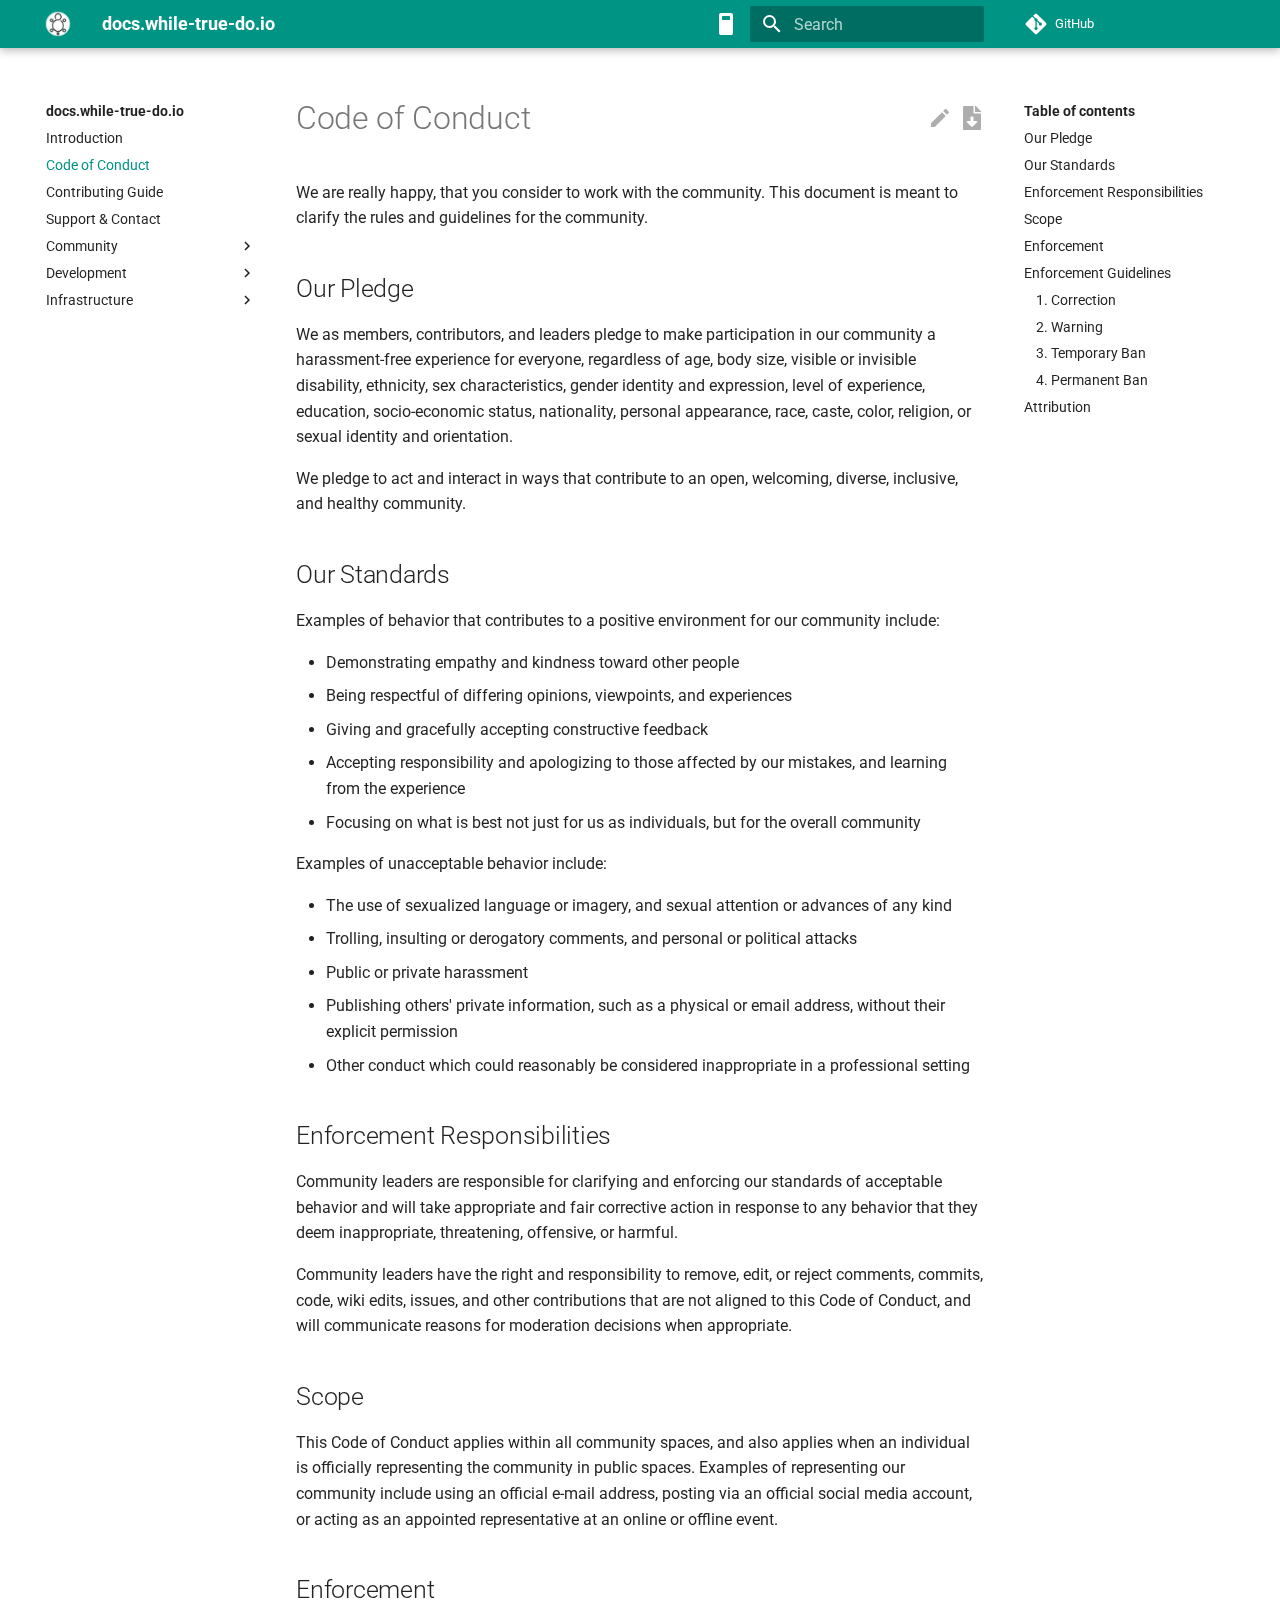
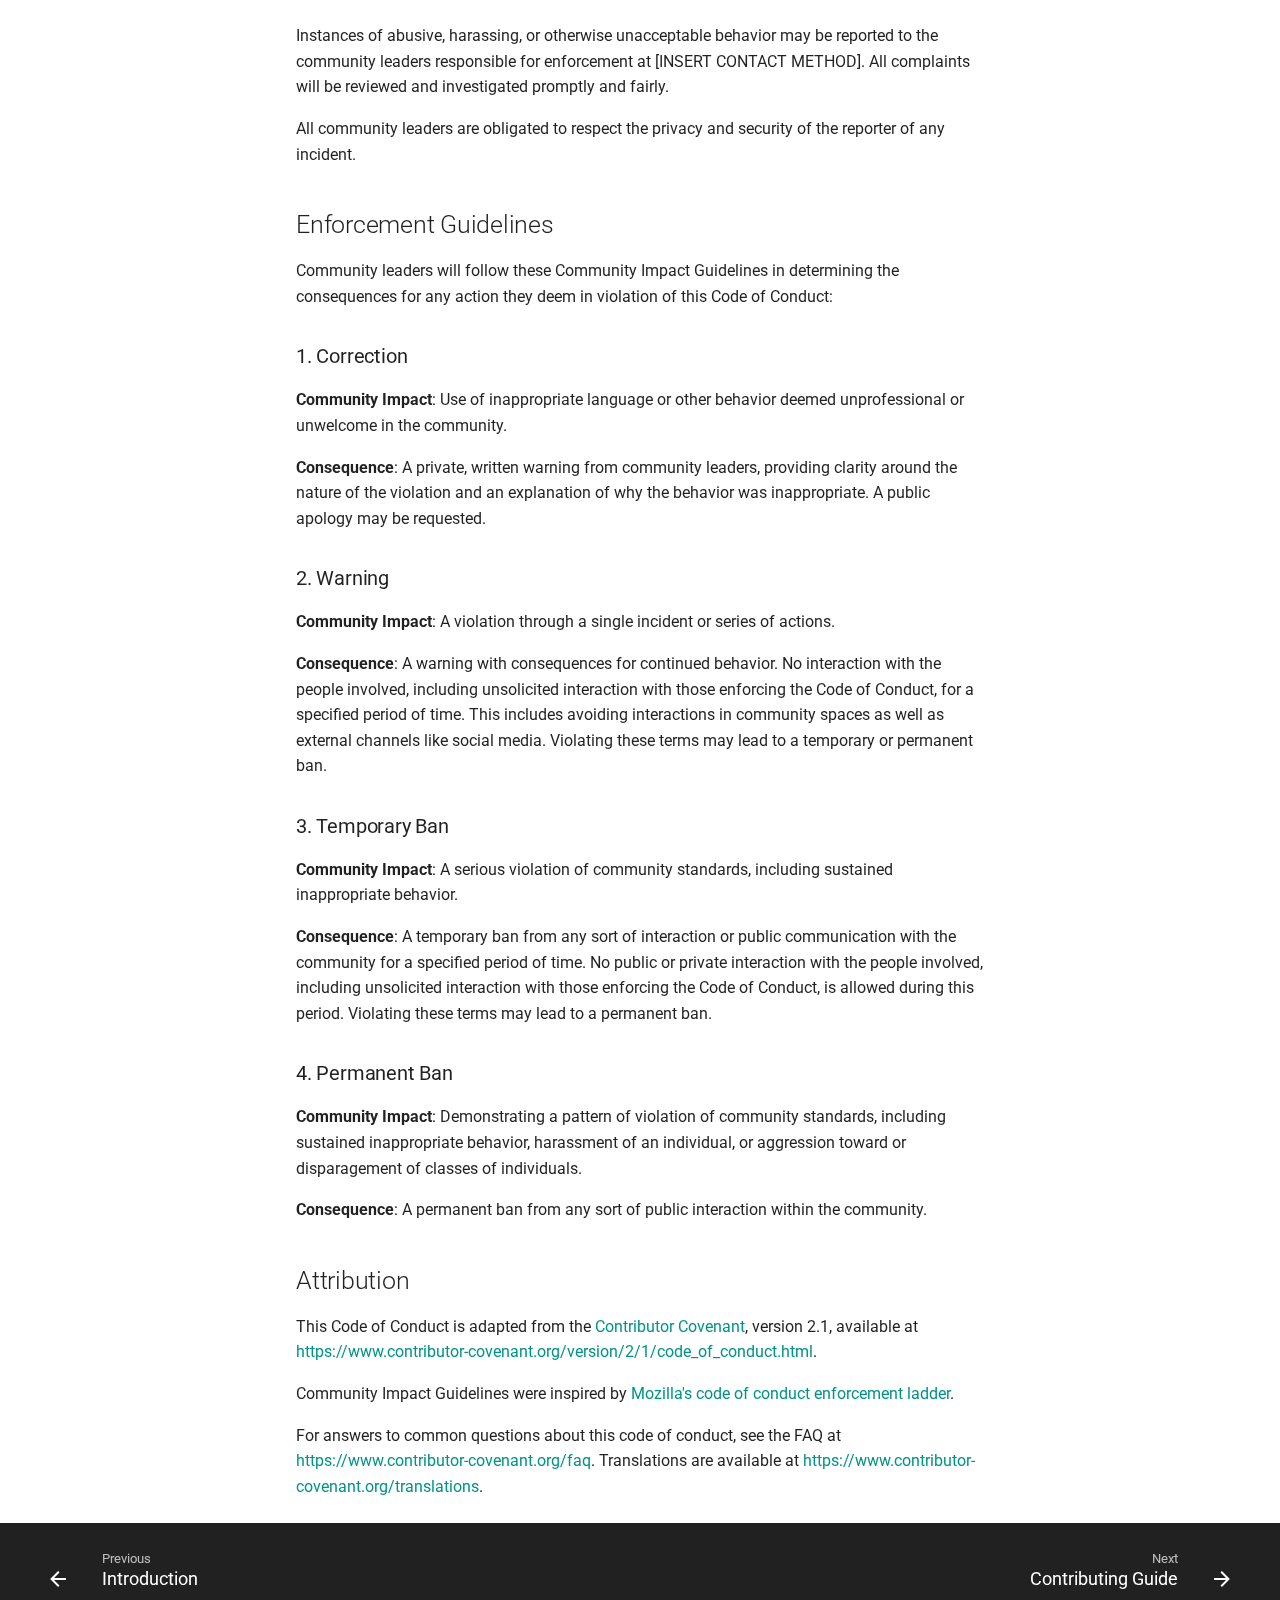
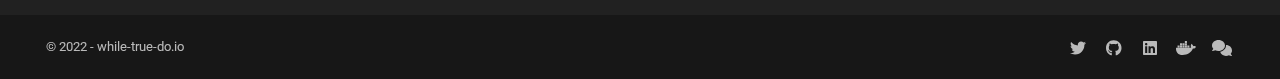
<file: CODE_OF_CONDUCT/index.html>
<!doctype html>
<html lang="en" class="no-js">
  <head>
    
      <meta charset="utf-8">
      <meta name="viewport" content="width=device-width,initial-scale=1">
      
        <meta name="description" content="while-true-do.io Documentation">
      
      
        <meta name="author" content="while-true-do.io">
      
      
        <link rel="canonical" href="https://docs.while-true-do.io/CODE_OF_CONDUCT/">
      
      <link rel="icon" href="../assets/logo/favicon.png">
      <meta name="generator" content="mkdocs-1.3.0, mkdocs-material-8.2.15">
    
    
      
        <title>Code of Conduct - docs.while-true-do.io</title>
      
    
    
      <link rel="stylesheet" href="../assets/stylesheets/main.c382b1dc.min.css">
      
        
        <link rel="stylesheet" href="../assets/stylesheets/palette.cc9b2e1e.min.css">
        
      
    
    
    
      
        
        
        <link rel="preconnect" href="https://fonts.gstatic.com" crossorigin>
        <link rel="stylesheet" href="https://fonts.googleapis.com/css?family=Roboto:300,300i,400,400i,700,700i%7CRoboto+Mono:400,400i,700,700i&display=fallback">
        <style>:root{--md-text-font:"Roboto";--md-code-font:"Roboto Mono"}</style>
      
    
    
      <link rel="stylesheet" href="../stylesheets/extra.css">
    
    <script>__md_scope=new URL("..",location),__md_get=(e,_=localStorage,t=__md_scope)=>JSON.parse(_.getItem(t.pathname+"."+e)),__md_set=(e,_,t=localStorage,a=__md_scope)=>{try{t.setItem(a.pathname+"."+e,JSON.stringify(_))}catch(e){}}</script>
    
      

    
    
  </head>
  
  
    
    
      
    
    
    
    
    <body dir="ltr" data-md-color-scheme="default" data-md-color-primary="teal" data-md-color-accent="">
  
    
    
      <script>var palette=__md_get("__palette");if(palette&&"object"==typeof palette.color)for(var key of Object.keys(palette.color))document.body.setAttribute("data-md-color-"+key,palette.color[key])</script>
    
    <input class="md-toggle" data-md-toggle="drawer" type="checkbox" id="__drawer" autocomplete="off">
    <input class="md-toggle" data-md-toggle="search" type="checkbox" id="__search" autocomplete="off">
    <label class="md-overlay" for="__drawer"></label>
    <div data-md-component="skip">
      
        
        <a href="#code-of-conduct" class="md-skip">
          Skip to content
        </a>
      
    </div>
    <div data-md-component="announce">
      
    </div>
    
    
      

<header class="md-header" data-md-component="header">
  <nav class="md-header__inner md-grid" aria-label="Header">
    <a href=".." title="docs.while-true-do.io" class="md-header__button md-logo" aria-label="docs.while-true-do.io" data-md-component="logo">
      
  <img src="../assets/logo/whiletruedoio_logo_light_round.png" alt="logo">

    </a>
    <label class="md-header__button md-icon" for="__drawer">
      <svg xmlns="http://www.w3.org/2000/svg" viewBox="0 0 24 24"><path d="M3 6h18v2H3V6m0 5h18v2H3v-2m0 5h18v2H3v-2Z"/></svg>
    </label>
    <div class="md-header__title" data-md-component="header-title">
      <div class="md-header__ellipsis">
        <div class="md-header__topic">
          <span class="md-ellipsis">
            docs.while-true-do.io
          </span>
        </div>
        <div class="md-header__topic" data-md-component="header-topic">
          <span class="md-ellipsis">
            
              Code of Conduct
            
          </span>
        </div>
      </div>
    </div>
    
      <form class="md-header__option" data-md-component="palette">
        
          
          
          <input class="md-option" data-md-color-media="" data-md-color-scheme="default" data-md-color-primary="teal" data-md-color-accent=""  aria-label="Switch to dark mode"  type="radio" name="__palette" id="__palette_1">
          
            <label class="md-header__button md-icon" title="Switch to dark mode" for="__palette_2" hidden>
              <svg xmlns="http://www.w3.org/2000/svg" viewBox="0 0 24 24"><path d="M18.4 1.6C18 1.2 17.5 1 17 1H7c-.5 0-1 .2-1.4.6C5.2 2 5 2.5 5 3v18c0 .5.2 1 .6 1.4.4.4.9.6 1.4.6h10c.5 0 1-.2 1.4-.6.4-.4.6-.9.6-1.4V3c0-.5-.2-1-.6-1.4M16 7c0 .6-.4 1-1 1H9c-.6 0-1-.4-1-1V5c0-.6.4-1 1-1h6c.6 0 1 .4 1 1v2Z"/></svg>
            </label>
          
        
          
          
          <input class="md-option" data-md-color-media="" data-md-color-scheme="slate" data-md-color-primary="teal" data-md-color-accent=""  aria-label="Switch to light mode"  type="radio" name="__palette" id="__palette_2">
          
            <label class="md-header__button md-icon" title="Switch to light mode" for="__palette_1" hidden>
              <svg xmlns="http://www.w3.org/2000/svg" viewBox="0 0 24 24"><path d="M5.6 1.6C6 1.2 6.5 1 7 1h10c.5 0 1 .2 1.4.6.4.4.6.9.6 1.4v18c0 .5-.2 1-.6 1.4-.4.4-.9.6-1.4.6H7c-.5 0-1-.2-1.4-.6-.4-.4-.6-.9-.6-1.4V3c0-.5.2-1 .6-1.4M8 3c-.6 0-1 .4-1 1v16c0 .6.4 1 1 1h8c.6 0 1-.4 1-1V4c0-.6-.4-1-1-1H8m0 14c0-.6.4-1 1-1h6c.6 0 1 .4 1 1v2c0 .6-.4 1-1 1H9c-.6 0-1-.4-1-1v-2Z"/></svg>
            </label>
          
        
      </form>
    
    
    
      <label class="md-header__button md-icon" for="__search">
        <svg xmlns="http://www.w3.org/2000/svg" viewBox="0 0 24 24"><path d="M9.5 3A6.5 6.5 0 0 1 16 9.5c0 1.61-.59 3.09-1.56 4.23l.27.27h.79l5 5-1.5 1.5-5-5v-.79l-.27-.27A6.516 6.516 0 0 1 9.5 16 6.5 6.5 0 0 1 3 9.5 6.5 6.5 0 0 1 9.5 3m0 2C7 5 5 7 5 9.5S7 14 9.5 14 14 12 14 9.5 12 5 9.5 5Z"/></svg>
      </label>
      <div class="md-search" data-md-component="search" role="dialog">
  <label class="md-search__overlay" for="__search"></label>
  <div class="md-search__inner" role="search">
    <form class="md-search__form" name="search">
      <input type="text" class="md-search__input" name="query" aria-label="Search" placeholder="Search" autocapitalize="off" autocorrect="off" autocomplete="off" spellcheck="false" data-md-component="search-query" required>
      <label class="md-search__icon md-icon" for="__search">
        <svg xmlns="http://www.w3.org/2000/svg" viewBox="0 0 24 24"><path d="M9.5 3A6.5 6.5 0 0 1 16 9.5c0 1.61-.59 3.09-1.56 4.23l.27.27h.79l5 5-1.5 1.5-5-5v-.79l-.27-.27A6.516 6.516 0 0 1 9.5 16 6.5 6.5 0 0 1 3 9.5 6.5 6.5 0 0 1 9.5 3m0 2C7 5 5 7 5 9.5S7 14 9.5 14 14 12 14 9.5 12 5 9.5 5Z"/></svg>
        <svg xmlns="http://www.w3.org/2000/svg" viewBox="0 0 24 24"><path d="M20 11v2H8l5.5 5.5-1.42 1.42L4.16 12l7.92-7.92L13.5 5.5 8 11h12Z"/></svg>
      </label>
      <nav class="md-search__options" aria-label="Search">
        
        <button type="reset" class="md-search__icon md-icon" aria-label="Clear" tabindex="-1">
          <svg xmlns="http://www.w3.org/2000/svg" viewBox="0 0 24 24"><path d="M19 6.41 17.59 5 12 10.59 6.41 5 5 6.41 10.59 12 5 17.59 6.41 19 12 13.41 17.59 19 19 17.59 13.41 12 19 6.41Z"/></svg>
        </button>
      </nav>
      
    </form>
    <div class="md-search__output">
      <div class="md-search__scrollwrap" data-md-scrollfix>
        <div class="md-search-result" data-md-component="search-result">
          <div class="md-search-result__meta">
            Initializing search
          </div>
          <ol class="md-search-result__list"></ol>
        </div>
      </div>
    </div>
  </div>
</div>
    
    
      <div class="md-header__source">
        <a href="https://github.com/whiletruedoio/.github/" title="Go to repository" class="md-source" data-md-component="source">
  <div class="md-source__icon md-icon">
    
    <svg xmlns="http://www.w3.org/2000/svg" viewBox="0 0 448 512"><!--! Font Awesome Free 6.1.1 by @fontawesome - https://fontawesome.com License - https://fontawesome.com/license/free (Icons: CC BY 4.0, Fonts: SIL OFL 1.1, Code: MIT License) Copyright 2022 Fonticons, Inc.--><path d="M439.55 236.05 244 40.45a28.87 28.87 0 0 0-40.81 0l-40.66 40.63 51.52 51.52c27.06-9.14 52.68 16.77 43.39 43.68l49.66 49.66c34.23-11.8 61.18 31 35.47 56.69-26.49 26.49-70.21-2.87-56-37.34L240.22 199v121.85c25.3 12.54 22.26 41.85 9.08 55a34.34 34.34 0 0 1-48.55 0c-17.57-17.6-11.07-46.91 11.25-56v-123c-20.8-8.51-24.6-30.74-18.64-45L142.57 101 8.45 235.14a28.86 28.86 0 0 0 0 40.81l195.61 195.6a28.86 28.86 0 0 0 40.8 0l194.69-194.69a28.86 28.86 0 0 0 0-40.81z"/></svg>
  </div>
  <div class="md-source__repository">
    GitHub
  </div>
</a>
      </div>
    
  </nav>
  
</header>
    
    <div class="md-container" data-md-component="container">
      
      
        
          
        
      
      <main class="md-main" data-md-component="main">
        <div class="md-main__inner md-grid">
          
            
              
              <div class="md-sidebar md-sidebar--primary" data-md-component="sidebar" data-md-type="navigation" >
                <div class="md-sidebar__scrollwrap">
                  <div class="md-sidebar__inner">
                    


<nav class="md-nav md-nav--primary" aria-label="Navigation" data-md-level="0">
  <label class="md-nav__title" for="__drawer">
    <a href=".." title="docs.while-true-do.io" class="md-nav__button md-logo" aria-label="docs.while-true-do.io" data-md-component="logo">
      
  <img src="../assets/logo/whiletruedoio_logo_light_round.png" alt="logo">

    </a>
    docs.while-true-do.io
  </label>
  
    <div class="md-nav__source">
      <a href="https://github.com/whiletruedoio/.github/" title="Go to repository" class="md-source" data-md-component="source">
  <div class="md-source__icon md-icon">
    
    <svg xmlns="http://www.w3.org/2000/svg" viewBox="0 0 448 512"><!--! Font Awesome Free 6.1.1 by @fontawesome - https://fontawesome.com License - https://fontawesome.com/license/free (Icons: CC BY 4.0, Fonts: SIL OFL 1.1, Code: MIT License) Copyright 2022 Fonticons, Inc.--><path d="M439.55 236.05 244 40.45a28.87 28.87 0 0 0-40.81 0l-40.66 40.63 51.52 51.52c27.06-9.14 52.68 16.77 43.39 43.68l49.66 49.66c34.23-11.8 61.18 31 35.47 56.69-26.49 26.49-70.21-2.87-56-37.34L240.22 199v121.85c25.3 12.54 22.26 41.85 9.08 55a34.34 34.34 0 0 1-48.55 0c-17.57-17.6-11.07-46.91 11.25-56v-123c-20.8-8.51-24.6-30.74-18.64-45L142.57 101 8.45 235.14a28.86 28.86 0 0 0 0 40.81l195.61 195.6a28.86 28.86 0 0 0 40.8 0l194.69-194.69a28.86 28.86 0 0 0 0-40.81z"/></svg>
  </div>
  <div class="md-source__repository">
    GitHub
  </div>
</a>
    </div>
  
  <ul class="md-nav__list" data-md-scrollfix>
    
      
      
      

  
  
  
    <li class="md-nav__item">
      <a href=".." class="md-nav__link">
        Introduction
      </a>
    </li>
  

    
      
      
      

  
  
    
  
  
    <li class="md-nav__item md-nav__item--active">
      
      <input class="md-nav__toggle md-toggle" data-md-toggle="toc" type="checkbox" id="__toc">
      
      
        
      
      
        <label class="md-nav__link md-nav__link--active" for="__toc">
          Code of Conduct
          <span class="md-nav__icon md-icon"></span>
        </label>
      
      <a href="./" class="md-nav__link md-nav__link--active">
        Code of Conduct
      </a>
      
        

<nav class="md-nav md-nav--secondary" aria-label="Table of contents">
  
  
  
    
  
  
    <label class="md-nav__title" for="__toc">
      <span class="md-nav__icon md-icon"></span>
      Table of contents
    </label>
    <ul class="md-nav__list" data-md-component="toc" data-md-scrollfix>
      
        <li class="md-nav__item">
  <a href="#our-pledge" class="md-nav__link">
    Our Pledge
  </a>
  
</li>
      
        <li class="md-nav__item">
  <a href="#our-standards" class="md-nav__link">
    Our Standards
  </a>
  
</li>
      
        <li class="md-nav__item">
  <a href="#enforcement-responsibilities" class="md-nav__link">
    Enforcement Responsibilities
  </a>
  
</li>
      
        <li class="md-nav__item">
  <a href="#scope" class="md-nav__link">
    Scope
  </a>
  
</li>
      
        <li class="md-nav__item">
  <a href="#enforcement" class="md-nav__link">
    Enforcement
  </a>
  
</li>
      
        <li class="md-nav__item">
  <a href="#enforcement-guidelines" class="md-nav__link">
    Enforcement Guidelines
  </a>
  
    <nav class="md-nav" aria-label="Enforcement Guidelines">
      <ul class="md-nav__list">
        
          <li class="md-nav__item">
  <a href="#1-correction" class="md-nav__link">
    1. Correction
  </a>
  
</li>
        
          <li class="md-nav__item">
  <a href="#2-warning" class="md-nav__link">
    2. Warning
  </a>
  
</li>
        
          <li class="md-nav__item">
  <a href="#3-temporary-ban" class="md-nav__link">
    3. Temporary Ban
  </a>
  
</li>
        
          <li class="md-nav__item">
  <a href="#4-permanent-ban" class="md-nav__link">
    4. Permanent Ban
  </a>
  
</li>
        
      </ul>
    </nav>
  
</li>
      
        <li class="md-nav__item">
  <a href="#attribution" class="md-nav__link">
    Attribution
  </a>
  
</li>
      
    </ul>
  
</nav>
      
    </li>
  

    
      
      
      

  
  
  
    <li class="md-nav__item">
      <a href="../CONTRIBUTING/" class="md-nav__link">
        Contributing Guide
      </a>
    </li>
  

    
      
      
      

  
  
  
    <li class="md-nav__item">
      <a href="../SUPPORT/" class="md-nav__link">
        Support & Contact
      </a>
    </li>
  

    
      
      
      

  
  
  
    
    <li class="md-nav__item md-nav__item--nested">
      
      
        <input class="md-nav__toggle md-toggle" data-md-toggle="__nav_5" type="checkbox" id="__nav_5" >
      
      
      
      
        <label class="md-nav__link" for="__nav_5">
          Community
          <span class="md-nav__icon md-icon"></span>
        </label>
      
      <nav class="md-nav" aria-label="Community" data-md-level="1">
        <label class="md-nav__title" for="__nav_5">
          <span class="md-nav__icon md-icon"></span>
          Community
        </label>
        <ul class="md-nav__list" data-md-scrollfix>
          
            
              
  
  
  
    <li class="md-nav__item">
      <a href="../community/ORGANIZATION/" class="md-nav__link">
        Organization
      </a>
    </li>
  

            
          
            
              
  
  
  
    <li class="md-nav__item">
      <a href="../community/SIG_COMMUNITY/" class="md-nav__link">
        SIG Community (DRAFT)
      </a>
    </li>
  

            
          
        </ul>
      </nav>
    </li>
  

    
      
      
      

  
  
  
    
    <li class="md-nav__item md-nav__item--nested">
      
      
        <input class="md-nav__toggle md-toggle" data-md-toggle="__nav_6" type="checkbox" id="__nav_6" >
      
      
      
      
        <label class="md-nav__link" for="__nav_6">
          Development
          <span class="md-nav__icon md-icon"></span>
        </label>
      
      <nav class="md-nav" aria-label="Development" data-md-level="1">
        <label class="md-nav__title" for="__nav_6">
          <span class="md-nav__icon md-icon"></span>
          Development
        </label>
        <ul class="md-nav__list" data-md-scrollfix>
          
            
              
  
  
  
    <li class="md-nav__item">
      <a href="../development/SIG_DEVELOPMENT/" class="md-nav__link">
        SIG Development (DRAFT)
      </a>
    </li>
  

            
          
            
              
  
  
  
    <li class="md-nav__item">
      <a href="../development/STYLE_GUIDE/" class="md-nav__link">
        Style Guide (DRAFT)
      </a>
    </li>
  

            
          
        </ul>
      </nav>
    </li>
  

    
      
      
      

  
  
  
    
    <li class="md-nav__item md-nav__item--nested">
      
      
        <input class="md-nav__toggle md-toggle" data-md-toggle="__nav_7" type="checkbox" id="__nav_7" >
      
      
      
      
        <label class="md-nav__link" for="__nav_7">
          Infrastructure
          <span class="md-nav__icon md-icon"></span>
        </label>
      
      <nav class="md-nav" aria-label="Infrastructure" data-md-level="1">
        <label class="md-nav__title" for="__nav_7">
          <span class="md-nav__icon md-icon"></span>
          Infrastructure
        </label>
        <ul class="md-nav__list" data-md-scrollfix>
          
            
              
  
  
  
    <li class="md-nav__item">
      <a href="../infrastructure/SIG_INFRASTRUCTURE/" class="md-nav__link">
        SIG Infrastructure (DRAFT)
      </a>
    </li>
  

            
          
        </ul>
      </nav>
    </li>
  

    
  </ul>
</nav>
                  </div>
                </div>
              </div>
            
            
              
              <div class="md-sidebar md-sidebar--secondary" data-md-component="sidebar" data-md-type="toc" >
                <div class="md-sidebar__scrollwrap">
                  <div class="md-sidebar__inner">
                    

<nav class="md-nav md-nav--secondary" aria-label="Table of contents">
  
  
  
    
  
  
    <label class="md-nav__title" for="__toc">
      <span class="md-nav__icon md-icon"></span>
      Table of contents
    </label>
    <ul class="md-nav__list" data-md-component="toc" data-md-scrollfix>
      
        <li class="md-nav__item">
  <a href="#our-pledge" class="md-nav__link">
    Our Pledge
  </a>
  
</li>
      
        <li class="md-nav__item">
  <a href="#our-standards" class="md-nav__link">
    Our Standards
  </a>
  
</li>
      
        <li class="md-nav__item">
  <a href="#enforcement-responsibilities" class="md-nav__link">
    Enforcement Responsibilities
  </a>
  
</li>
      
        <li class="md-nav__item">
  <a href="#scope" class="md-nav__link">
    Scope
  </a>
  
</li>
      
        <li class="md-nav__item">
  <a href="#enforcement" class="md-nav__link">
    Enforcement
  </a>
  
</li>
      
        <li class="md-nav__item">
  <a href="#enforcement-guidelines" class="md-nav__link">
    Enforcement Guidelines
  </a>
  
    <nav class="md-nav" aria-label="Enforcement Guidelines">
      <ul class="md-nav__list">
        
          <li class="md-nav__item">
  <a href="#1-correction" class="md-nav__link">
    1. Correction
  </a>
  
</li>
        
          <li class="md-nav__item">
  <a href="#2-warning" class="md-nav__link">
    2. Warning
  </a>
  
</li>
        
          <li class="md-nav__item">
  <a href="#3-temporary-ban" class="md-nav__link">
    3. Temporary Ban
  </a>
  
</li>
        
          <li class="md-nav__item">
  <a href="#4-permanent-ban" class="md-nav__link">
    4. Permanent Ban
  </a>
  
</li>
        
      </ul>
    </nav>
  
</li>
      
        <li class="md-nav__item">
  <a href="#attribution" class="md-nav__link">
    Attribution
  </a>
  
</li>
      
    </ul>
  
</nav>
                  </div>
                </div>
              </div>
            
          
          <div class="md-content" data-md-component="content">
            <article class="md-content__inner md-typeset"><a class="md-content__button md-icon" download href="CODE_OF_CONDUCT.pdf" title="PDF Export"><svg style="height: 1.2rem; width: 1.2rem;" viewBox="0 0 384 512" xmlns="http://www.w3.org/2000/svg"><path d="M224 136V0H24C10.7 0 0 10.7 0 24v464c0 13.3 10.7 24 24 24h336c13.3 0 24-10.7 24-24V160H248c-13.2 0-24-10.8-24-24zm76.45 211.36l-96.42 95.7c-6.65 6.61-17.39 6.61-24.04 0l-96.42-95.7C73.42 337.29 80.54 320 94.82 320H160v-80c0-8.84 7.16-16 16-16h32c8.84 0 16 7.16 16 16v80h65.18c14.28 0 21.4 17.29 11.27 27.36zM377 105L279.1 7c-4.5-4.5-10.6-7-17-7H256v128h128v-6.1c0-6.3-2.5-12.4-7-16.9z"></path></svg></a>
              
                
  <a href="https://github.com/whiletruedoio/.github/edit/main/docs/CODE_OF_CONDUCT.md" title="Edit this page" class="md-content__button md-icon">
    <svg xmlns="http://www.w3.org/2000/svg" viewBox="0 0 24 24"><path d="M20.71 7.04c.39-.39.39-1.04 0-1.41l-2.34-2.34c-.37-.39-1.02-.39-1.41 0l-1.84 1.83 3.75 3.75M3 17.25V21h3.75L17.81 9.93l-3.75-3.75L3 17.25Z"/></svg>
  </a>



<h1 id="code-of-conduct">Code of Conduct</h1>
<p>We are really happy, that you consider to work with the community. This document
is meant to clarify the rules and guidelines for the community.</p>
<h2 id="our-pledge">Our Pledge</h2>
<p>We as members, contributors, and leaders pledge to make participation in our
community a harassment-free experience for everyone, regardless of age, body
size, visible or invisible disability, ethnicity, sex characteristics, gender
identity and expression, level of experience, education, socio-economic status,
nationality, personal appearance, race, caste, color, religion, or sexual
identity and orientation.</p>
<p>We pledge to act and interact in ways that contribute to an open, welcoming,
diverse, inclusive, and healthy community.</p>
<h2 id="our-standards">Our Standards</h2>
<p>Examples of behavior that contributes to a positive environment for our
community include:</p>
<ul>
<li>Demonstrating empathy and kindness toward other people</li>
<li>Being respectful of differing opinions, viewpoints, and experiences</li>
<li>Giving and gracefully accepting constructive feedback</li>
<li>Accepting responsibility and apologizing to those affected by our mistakes,
  and learning from the experience</li>
<li>Focusing on what is best not just for us as individuals, but for the overall
  community</li>
</ul>
<p>Examples of unacceptable behavior include:</p>
<ul>
<li>The use of sexualized language or imagery, and sexual attention or advances of
  any kind</li>
<li>Trolling, insulting or derogatory comments, and personal or political attacks</li>
<li>Public or private harassment</li>
<li>Publishing others' private information, such as a physical or email address,
  without their explicit permission</li>
<li>Other conduct which could reasonably be considered inappropriate in a
  professional setting</li>
</ul>
<h2 id="enforcement-responsibilities">Enforcement Responsibilities</h2>
<p>Community leaders are responsible for clarifying and enforcing our standards of
acceptable behavior and will take appropriate and fair corrective action in
response to any behavior that they deem inappropriate, threatening, offensive,
or harmful.</p>
<p>Community leaders have the right and responsibility to remove, edit, or reject
comments, commits, code, wiki edits, issues, and other contributions that are
not aligned to this Code of Conduct, and will communicate reasons for moderation
decisions when appropriate.</p>
<h2 id="scope">Scope</h2>
<p>This Code of Conduct applies within all community spaces, and also applies when
an individual is officially representing the community in public spaces.
Examples of representing our community include using an official e-mail address,
posting via an official social media account, or acting as an appointed
representative at an online or offline event.</p>
<h2 id="enforcement">Enforcement</h2>
<p>Instances of abusive, harassing, or otherwise unacceptable behavior may be
reported to the community leaders responsible for enforcement at
[INSERT CONTACT METHOD].
All complaints will be reviewed and investigated promptly and fairly.</p>
<p>All community leaders are obligated to respect the privacy and security of the
reporter of any incident.</p>
<h2 id="enforcement-guidelines">Enforcement Guidelines</h2>
<p>Community leaders will follow these Community Impact Guidelines in determining
the consequences for any action they deem in violation of this Code of Conduct:</p>
<h3 id="1-correction">1. Correction</h3>
<p><strong>Community Impact</strong>: Use of inappropriate language or other behavior deemed
unprofessional or unwelcome in the community.</p>
<p><strong>Consequence</strong>: A private, written warning from community leaders, providing
clarity around the nature of the violation and an explanation of why the
behavior was inappropriate. A public apology may be requested.</p>
<h3 id="2-warning">2. Warning</h3>
<p><strong>Community Impact</strong>: A violation through a single incident or series of
actions.</p>
<p><strong>Consequence</strong>: A warning with consequences for continued behavior. No
interaction with the people involved, including unsolicited interaction with
those enforcing the Code of Conduct, for a specified period of time. This
includes avoiding interactions in community spaces as well as external channels
like social media. Violating these terms may lead to a temporary or permanent
ban.</p>
<h3 id="3-temporary-ban">3. Temporary Ban</h3>
<p><strong>Community Impact</strong>: A serious violation of community standards, including
sustained inappropriate behavior.</p>
<p><strong>Consequence</strong>: A temporary ban from any sort of interaction or public
communication with the community for a specified period of time. No public or
private interaction with the people involved, including unsolicited interaction
with those enforcing the Code of Conduct, is allowed during this period.
Violating these terms may lead to a permanent ban.</p>
<h3 id="4-permanent-ban">4. Permanent Ban</h3>
<p><strong>Community Impact</strong>: Demonstrating a pattern of violation of community
standards, including sustained inappropriate behavior, harassment of an
individual, or aggression toward or disparagement of classes of individuals.</p>
<p><strong>Consequence</strong>: A permanent ban from any sort of public interaction within the
community.</p>
<h2 id="attribution">Attribution</h2>
<p>This Code of Conduct is adapted from the <a href="https://www.contributor-covenant.org">Contributor Covenant</a>,
version 2.1, available at
<a href="https://www.contributor-covenant.org/version/2/1/code_of_conduct.html">https://www.contributor-covenant.org/version/2/1/code_of_conduct.html</a>.</p>
<p>Community Impact Guidelines were inspired by
<a href="https://github.com/mozilla/diversity">Mozilla's code of conduct enforcement ladder</a>.</p>
<p>For answers to common questions about this code of conduct, see the FAQ at
<a href="https://www.contributor-covenant.org/faq">https://www.contributor-covenant.org/faq</a>. Translations are available at
<a href="https://www.contributor-covenant.org/translations">https://www.contributor-covenant.org/translations</a>.</p>

              
            </article>
          </div>
        </div>
        
          <a href="#" class="md-top md-icon" data-md-component="top" data-md-state="hidden">
            <svg xmlns="http://www.w3.org/2000/svg" viewBox="0 0 24 24"><path d="M13 20h-2V8l-5.5 5.5-1.42-1.42L12 4.16l7.92 7.92-1.42 1.42L13 8v12Z"/></svg>
            Back to top
          </a>
        
      </main>
      
        <footer class="md-footer">
  
    <nav class="md-footer__inner md-grid" aria-label="Footer">
      
        
        <a href=".." class="md-footer__link md-footer__link--prev" aria-label="Previous: Introduction" rel="prev">
          <div class="md-footer__button md-icon">
            <svg xmlns="http://www.w3.org/2000/svg" viewBox="0 0 24 24"><path d="M20 11v2H8l5.5 5.5-1.42 1.42L4.16 12l7.92-7.92L13.5 5.5 8 11h12Z"/></svg>
          </div>
          <div class="md-footer__title">
            <div class="md-ellipsis">
              <span class="md-footer__direction">
                Previous
              </span>
              Introduction
            </div>
          </div>
        </a>
      
      
        
        <a href="../CONTRIBUTING/" class="md-footer__link md-footer__link--next" aria-label="Next: Contributing Guide" rel="next">
          <div class="md-footer__title">
            <div class="md-ellipsis">
              <span class="md-footer__direction">
                Next
              </span>
              Contributing Guide
            </div>
          </div>
          <div class="md-footer__button md-icon">
            <svg xmlns="http://www.w3.org/2000/svg" viewBox="0 0 24 24"><path d="M4 11v2h12l-5.5 5.5 1.42 1.42L19.84 12l-7.92-7.92L10.5 5.5 16 11H4Z"/></svg>
          </div>
        </a>
      
    </nav>
  
  <div class="md-footer-meta md-typeset">
    <div class="md-footer-meta__inner md-grid">
      <div class="md-copyright">
  
    <div class="md-copyright__highlight">
      &copy 2022 - while-true-do.io
    </div>
  
  
</div>
      
        <div class="md-social">
  
    
    
    <a href="https://twitter.com/whiletruedoio" target="_blank" rel="noopener" title="while-true-do.io on Twitter" class="md-social__link">
      <svg xmlns="http://www.w3.org/2000/svg" viewBox="0 0 512 512"><!--! Font Awesome Free 6.1.1 by @fontawesome - https://fontawesome.com License - https://fontawesome.com/license/free (Icons: CC BY 4.0, Fonts: SIL OFL 1.1, Code: MIT License) Copyright 2022 Fonticons, Inc.--><path d="M459.37 151.716c.325 4.548.325 9.097.325 13.645 0 138.72-105.583 298.558-298.558 298.558-59.452 0-114.68-17.219-161.137-47.106 8.447.974 16.568 1.299 25.34 1.299 49.055 0 94.213-16.568 130.274-44.832-46.132-.975-84.792-31.188-98.112-72.772 6.498.974 12.995 1.624 19.818 1.624 9.421 0 18.843-1.3 27.614-3.573-48.081-9.747-84.143-51.98-84.143-102.985v-1.299c13.969 7.797 30.214 12.67 47.431 13.319-28.264-18.843-46.781-51.005-46.781-87.391 0-19.492 5.197-37.36 14.294-52.954 51.655 63.675 129.3 105.258 216.365 109.807-1.624-7.797-2.599-15.918-2.599-24.04 0-57.828 46.782-104.934 104.934-104.934 30.213 0 57.502 12.67 76.67 33.137 23.715-4.548 46.456-13.32 66.599-25.34-7.798 24.366-24.366 44.833-46.132 57.827 21.117-2.273 41.584-8.122 60.426-16.243-14.292 20.791-32.161 39.308-52.628 54.253z"/></svg>
    </a>
  
    
    
    <a href="https://github.com/whiletruedoio" target="_blank" rel="noopener" title="while-true-do.io on GitHub" class="md-social__link">
      <svg xmlns="http://www.w3.org/2000/svg" viewBox="0 0 496 512"><!--! Font Awesome Free 6.1.1 by @fontawesome - https://fontawesome.com License - https://fontawesome.com/license/free (Icons: CC BY 4.0, Fonts: SIL OFL 1.1, Code: MIT License) Copyright 2022 Fonticons, Inc.--><path d="M165.9 397.4c0 2-2.3 3.6-5.2 3.6-3.3.3-5.6-1.3-5.6-3.6 0-2 2.3-3.6 5.2-3.6 3-.3 5.6 1.3 5.6 3.6zm-31.1-4.5c-.7 2 1.3 4.3 4.3 4.9 2.6 1 5.6 0 6.2-2s-1.3-4.3-4.3-5.2c-2.6-.7-5.5.3-6.2 2.3zm44.2-1.7c-2.9.7-4.9 2.6-4.6 4.9.3 2 2.9 3.3 5.9 2.6 2.9-.7 4.9-2.6 4.6-4.6-.3-1.9-3-3.2-5.9-2.9zM244.8 8C106.1 8 0 113.3 0 252c0 110.9 69.8 205.8 169.5 239.2 12.8 2.3 17.3-5.6 17.3-12.1 0-6.2-.3-40.4-.3-61.4 0 0-70 15-84.7-29.8 0 0-11.4-29.1-27.8-36.6 0 0-22.9-15.7 1.6-15.4 0 0 24.9 2 38.6 25.8 21.9 38.6 58.6 27.5 72.9 20.9 2.3-16 8.8-27.1 16-33.7-55.9-6.2-112.3-14.3-112.3-110.5 0-27.5 7.6-41.3 23.6-58.9-2.6-6.5-11.1-33.3 2.6-67.9 20.9-6.5 69 27 69 27 20-5.6 41.5-8.5 62.8-8.5s42.8 2.9 62.8 8.5c0 0 48.1-33.6 69-27 13.7 34.7 5.2 61.4 2.6 67.9 16 17.7 25.8 31.5 25.8 58.9 0 96.5-58.9 104.2-114.8 110.5 9.2 7.9 17 22.9 17 46.4 0 33.7-.3 75.4-.3 83.6 0 6.5 4.6 14.4 17.3 12.1C428.2 457.8 496 362.9 496 252 496 113.3 383.5 8 244.8 8zM97.2 352.9c-1.3 1-1 3.3.7 5.2 1.6 1.6 3.9 2.3 5.2 1 1.3-1 1-3.3-.7-5.2-1.6-1.6-3.9-2.3-5.2-1zm-10.8-8.1c-.7 1.3.3 2.9 2.3 3.9 1.6 1 3.6.7 4.3-.7.7-1.3-.3-2.9-2.3-3.9-2-.6-3.6-.3-4.3.7zm32.4 35.6c-1.6 1.3-1 4.3 1.3 6.2 2.3 2.3 5.2 2.6 6.5 1 1.3-1.3.7-4.3-1.3-6.2-2.2-2.3-5.2-2.6-6.5-1zm-11.4-14.7c-1.6 1-1.6 3.6 0 5.9 1.6 2.3 4.3 3.3 5.6 2.3 1.6-1.3 1.6-3.9 0-6.2-1.4-2.3-4-3.3-5.6-2z"/></svg>
    </a>
  
    
    
    <a href="https://www.linkedin.com/company/whiletruedoio" target="_blank" rel="noopener" title="while-true-do.io on LinkedIn" class="md-social__link">
      <svg xmlns="http://www.w3.org/2000/svg" viewBox="0 0 448 512"><!--! Font Awesome Free 6.1.1 by @fontawesome - https://fontawesome.com License - https://fontawesome.com/license/free (Icons: CC BY 4.0, Fonts: SIL OFL 1.1, Code: MIT License) Copyright 2022 Fonticons, Inc.--><path d="M416 32H31.9C14.3 32 0 46.5 0 64.3v383.4C0 465.5 14.3 480 31.9 480H416c17.6 0 32-14.5 32-32.3V64.3c0-17.8-14.4-32.3-32-32.3zM135.4 416H69V202.2h66.5V416zm-33.2-243c-21.3 0-38.5-17.3-38.5-38.5S80.9 96 102.2 96c21.2 0 38.5 17.3 38.5 38.5 0 21.3-17.2 38.5-38.5 38.5zm282.1 243h-66.4V312c0-24.8-.5-56.7-34.5-56.7-34.6 0-39.9 27-39.9 54.9V416h-66.4V202.2h63.7v29.2h.9c8.9-16.8 30.6-34.5 62.9-34.5 67.2 0 79.7 44.3 79.7 101.9V416z"/></svg>
    </a>
  
    
    
    <a href="https://hub.docker.com/u/whiletruedoio" target="_blank" rel="noopener" title="while-true-do.io on Docker Hub" class="md-social__link">
      <svg xmlns="http://www.w3.org/2000/svg" viewBox="0 0 640 512"><!--! Font Awesome Free 6.1.1 by @fontawesome - https://fontawesome.com License - https://fontawesome.com/license/free (Icons: CC BY 4.0, Fonts: SIL OFL 1.1, Code: MIT License) Copyright 2022 Fonticons, Inc.--><path d="M349.9 236.3h-66.1v-59.4h66.1v59.4zm0-204.3h-66.1v60.7h66.1V32zm78.2 144.8H362v59.4h66.1v-59.4zm-156.3-72.1h-66.1v60.1h66.1v-60.1zm78.1 0h-66.1v60.1h66.1v-60.1zm276.8 100c-14.4-9.7-47.6-13.2-73.1-8.4-3.3-24-16.7-44.9-41.1-63.7l-14-9.3-9.3 14c-18.4 27.8-23.4 73.6-3.7 103.8-8.7 4.7-25.8 11.1-48.4 10.7H2.4c-8.7 50.8 5.8 116.8 44 162.1 37.1 43.9 92.7 66.2 165.4 66.2 157.4 0 273.9-72.5 328.4-204.2 21.4.4 67.6.1 91.3-45.2 1.5-2.5 6.6-13.2 8.5-17.1l-13.3-8.9zm-511.1-27.9h-66v59.4h66.1v-59.4zm78.1 0h-66.1v59.4h66.1v-59.4zm78.1 0h-66.1v59.4h66.1v-59.4zm-78.1-72.1h-66.1v60.1h66.1v-60.1z"/></svg>
    </a>
  
    
    
    <a href="https://matrix.to/#/#whiletruedoio-community:matrix.org" target="_blank" rel="noopener" title="while-true-do.io on Matrix" class="md-social__link">
      <svg xmlns="http://www.w3.org/2000/svg" viewBox="0 0 640 512"><!--! Font Awesome Free 6.1.1 by @fontawesome - https://fontawesome.com License - https://fontawesome.com/license/free (Icons: CC BY 4.0, Fonts: SIL OFL 1.1, Code: MIT License) Copyright 2022 Fonticons, Inc.--><path d="M416 176C416 78.8 322.9 0 208 0S0 78.8 0 176c0 39.57 15.62 75.96 41.67 105.4-16.39 32.76-39.23 57.32-39.59 57.68-2.1 2.205-2.67 5.475-1.441 8.354C1.9 350.3 4.602 352 7.66 352c38.35 0 70.76-11.12 95.74-24.04C134.2 343.1 169.8 352 208 352c114.9 0 208-78.8 208-176zm183.6 267.7C624.8 413.9 640 376.6 640 336c0-97.2-86-176-192-176-.315 0-.62.041-.934.043C447.5 165.3 448 170.6 448 176c0 98.62-79.68 181.2-186.1 202.5C282.7 455.1 357.1 512 448 512c33.69 0 65.32-8.008 92.85-21.98C565.2 502 596.1 512 632.3 512c3.059 0 5.76-1.725 7.02-4.605 1.229-2.879.658-6.148-1.441-8.354C637.6 498.7 615.9 475.3 599.6 443.7z"/></svg>
    </a>
  
</div>
      
    </div>
  </div>
</footer>
      
    </div>
    <div class="md-dialog" data-md-component="dialog">
      <div class="md-dialog__inner md-typeset"></div>
    </div>
    <script id="__config" type="application/json">{"base": "..", "features": ["navigation.instant", "navigation.tracking", "navigation.top"], "search": "../assets/javascripts/workers/search.2a1c317c.min.js", "translations": {"clipboard.copied": "Copied to clipboard", "clipboard.copy": "Copy to clipboard", "search.config.lang": "en", "search.config.pipeline": "trimmer, stopWordFilter", "search.config.separator": "[\\s\\-]+", "search.placeholder": "Search", "search.result.more.one": "1 more on this page", "search.result.more.other": "# more on this page", "search.result.none": "No matching documents", "search.result.one": "1 matching document", "search.result.other": "# matching documents", "search.result.placeholder": "Type to start searching", "search.result.term.missing": "Missing", "select.version.title": "Select version"}}</script>
    
    
      <script src="../assets/javascripts/bundle.a6c66575.min.js"></script>
      
    
  </body>
</html>
</file>
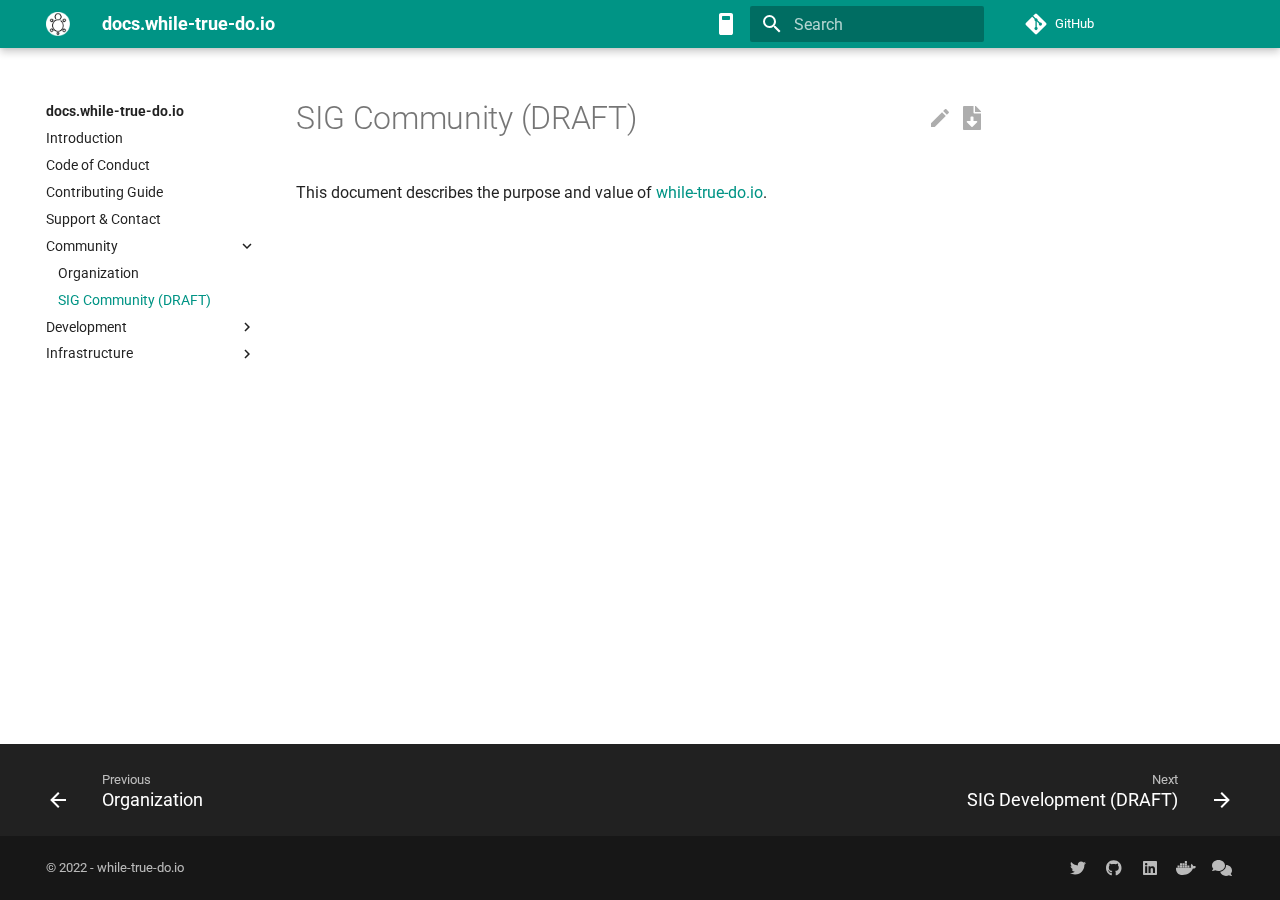
<file: community/SIG_COMMUNITY/index.html>
<!doctype html>
<html lang="en" class="no-js">
  <head>
    
      <meta charset="utf-8">
      <meta name="viewport" content="width=device-width,initial-scale=1">
      
        <meta name="description" content="while-true-do.io Documentation">
      
      
        <meta name="author" content="while-true-do.io">
      
      
        <link rel="canonical" href="https://docs.while-true-do.io/community/SIG_COMMUNITY/">
      
      <link rel="icon" href="../../assets/logo/favicon.png">
      <meta name="generator" content="mkdocs-1.3.0, mkdocs-material-8.2.15">
    
    
      
        <title>SIG Community (DRAFT) - docs.while-true-do.io</title>
      
    
    
      <link rel="stylesheet" href="../../assets/stylesheets/main.c382b1dc.min.css">
      
        
        <link rel="stylesheet" href="../../assets/stylesheets/palette.cc9b2e1e.min.css">
        
      
    
    
    
      
        
        
        <link rel="preconnect" href="https://fonts.gstatic.com" crossorigin>
        <link rel="stylesheet" href="https://fonts.googleapis.com/css?family=Roboto:300,300i,400,400i,700,700i%7CRoboto+Mono:400,400i,700,700i&display=fallback">
        <style>:root{--md-text-font:"Roboto";--md-code-font:"Roboto Mono"}</style>
      
    
    
      <link rel="stylesheet" href="../../stylesheets/extra.css">
    
    <script>__md_scope=new URL("../..",location),__md_get=(e,_=localStorage,t=__md_scope)=>JSON.parse(_.getItem(t.pathname+"."+e)),__md_set=(e,_,t=localStorage,a=__md_scope)=>{try{t.setItem(a.pathname+"."+e,JSON.stringify(_))}catch(e){}}</script>
    
      

    
    
  </head>
  
  
    
    
      
    
    
    
    
    <body dir="ltr" data-md-color-scheme="default" data-md-color-primary="teal" data-md-color-accent="">
  
    
    
      <script>var palette=__md_get("__palette");if(palette&&"object"==typeof palette.color)for(var key of Object.keys(palette.color))document.body.setAttribute("data-md-color-"+key,palette.color[key])</script>
    
    <input class="md-toggle" data-md-toggle="drawer" type="checkbox" id="__drawer" autocomplete="off">
    <input class="md-toggle" data-md-toggle="search" type="checkbox" id="__search" autocomplete="off">
    <label class="md-overlay" for="__drawer"></label>
    <div data-md-component="skip">
      
        
        <a href="#sig-community-draft" class="md-skip">
          Skip to content
        </a>
      
    </div>
    <div data-md-component="announce">
      
    </div>
    
    
      

<header class="md-header" data-md-component="header">
  <nav class="md-header__inner md-grid" aria-label="Header">
    <a href="../.." title="docs.while-true-do.io" class="md-header__button md-logo" aria-label="docs.while-true-do.io" data-md-component="logo">
      
  <img src="../../assets/logo/whiletruedoio_logo_light_round.png" alt="logo">

    </a>
    <label class="md-header__button md-icon" for="__drawer">
      <svg xmlns="http://www.w3.org/2000/svg" viewBox="0 0 24 24"><path d="M3 6h18v2H3V6m0 5h18v2H3v-2m0 5h18v2H3v-2Z"/></svg>
    </label>
    <div class="md-header__title" data-md-component="header-title">
      <div class="md-header__ellipsis">
        <div class="md-header__topic">
          <span class="md-ellipsis">
            docs.while-true-do.io
          </span>
        </div>
        <div class="md-header__topic" data-md-component="header-topic">
          <span class="md-ellipsis">
            
              SIG Community (DRAFT)
            
          </span>
        </div>
      </div>
    </div>
    
      <form class="md-header__option" data-md-component="palette">
        
          
          
          <input class="md-option" data-md-color-media="" data-md-color-scheme="default" data-md-color-primary="teal" data-md-color-accent=""  aria-label="Switch to dark mode"  type="radio" name="__palette" id="__palette_1">
          
            <label class="md-header__button md-icon" title="Switch to dark mode" for="__palette_2" hidden>
              <svg xmlns="http://www.w3.org/2000/svg" viewBox="0 0 24 24"><path d="M18.4 1.6C18 1.2 17.5 1 17 1H7c-.5 0-1 .2-1.4.6C5.2 2 5 2.5 5 3v18c0 .5.2 1 .6 1.4.4.4.9.6 1.4.6h10c.5 0 1-.2 1.4-.6.4-.4.6-.9.6-1.4V3c0-.5-.2-1-.6-1.4M16 7c0 .6-.4 1-1 1H9c-.6 0-1-.4-1-1V5c0-.6.4-1 1-1h6c.6 0 1 .4 1 1v2Z"/></svg>
            </label>
          
        
          
          
          <input class="md-option" data-md-color-media="" data-md-color-scheme="slate" data-md-color-primary="teal" data-md-color-accent=""  aria-label="Switch to light mode"  type="radio" name="__palette" id="__palette_2">
          
            <label class="md-header__button md-icon" title="Switch to light mode" for="__palette_1" hidden>
              <svg xmlns="http://www.w3.org/2000/svg" viewBox="0 0 24 24"><path d="M5.6 1.6C6 1.2 6.5 1 7 1h10c.5 0 1 .2 1.4.6.4.4.6.9.6 1.4v18c0 .5-.2 1-.6 1.4-.4.4-.9.6-1.4.6H7c-.5 0-1-.2-1.4-.6-.4-.4-.6-.9-.6-1.4V3c0-.5.2-1 .6-1.4M8 3c-.6 0-1 .4-1 1v16c0 .6.4 1 1 1h8c.6 0 1-.4 1-1V4c0-.6-.4-1-1-1H8m0 14c0-.6.4-1 1-1h6c.6 0 1 .4 1 1v2c0 .6-.4 1-1 1H9c-.6 0-1-.4-1-1v-2Z"/></svg>
            </label>
          
        
      </form>
    
    
    
      <label class="md-header__button md-icon" for="__search">
        <svg xmlns="http://www.w3.org/2000/svg" viewBox="0 0 24 24"><path d="M9.5 3A6.5 6.5 0 0 1 16 9.5c0 1.61-.59 3.09-1.56 4.23l.27.27h.79l5 5-1.5 1.5-5-5v-.79l-.27-.27A6.516 6.516 0 0 1 9.5 16 6.5 6.5 0 0 1 3 9.5 6.5 6.5 0 0 1 9.5 3m0 2C7 5 5 7 5 9.5S7 14 9.5 14 14 12 14 9.5 12 5 9.5 5Z"/></svg>
      </label>
      <div class="md-search" data-md-component="search" role="dialog">
  <label class="md-search__overlay" for="__search"></label>
  <div class="md-search__inner" role="search">
    <form class="md-search__form" name="search">
      <input type="text" class="md-search__input" name="query" aria-label="Search" placeholder="Search" autocapitalize="off" autocorrect="off" autocomplete="off" spellcheck="false" data-md-component="search-query" required>
      <label class="md-search__icon md-icon" for="__search">
        <svg xmlns="http://www.w3.org/2000/svg" viewBox="0 0 24 24"><path d="M9.5 3A6.5 6.5 0 0 1 16 9.5c0 1.61-.59 3.09-1.56 4.23l.27.27h.79l5 5-1.5 1.5-5-5v-.79l-.27-.27A6.516 6.516 0 0 1 9.5 16 6.5 6.5 0 0 1 3 9.5 6.5 6.5 0 0 1 9.5 3m0 2C7 5 5 7 5 9.5S7 14 9.5 14 14 12 14 9.5 12 5 9.5 5Z"/></svg>
        <svg xmlns="http://www.w3.org/2000/svg" viewBox="0 0 24 24"><path d="M20 11v2H8l5.5 5.5-1.42 1.42L4.16 12l7.92-7.92L13.5 5.5 8 11h12Z"/></svg>
      </label>
      <nav class="md-search__options" aria-label="Search">
        
        <button type="reset" class="md-search__icon md-icon" aria-label="Clear" tabindex="-1">
          <svg xmlns="http://www.w3.org/2000/svg" viewBox="0 0 24 24"><path d="M19 6.41 17.59 5 12 10.59 6.41 5 5 6.41 10.59 12 5 17.59 6.41 19 12 13.41 17.59 19 19 17.59 13.41 12 19 6.41Z"/></svg>
        </button>
      </nav>
      
    </form>
    <div class="md-search__output">
      <div class="md-search__scrollwrap" data-md-scrollfix>
        <div class="md-search-result" data-md-component="search-result">
          <div class="md-search-result__meta">
            Initializing search
          </div>
          <ol class="md-search-result__list"></ol>
        </div>
      </div>
    </div>
  </div>
</div>
    
    
      <div class="md-header__source">
        <a href="https://github.com/whiletruedoio/.github/" title="Go to repository" class="md-source" data-md-component="source">
  <div class="md-source__icon md-icon">
    
    <svg xmlns="http://www.w3.org/2000/svg" viewBox="0 0 448 512"><!--! Font Awesome Free 6.1.1 by @fontawesome - https://fontawesome.com License - https://fontawesome.com/license/free (Icons: CC BY 4.0, Fonts: SIL OFL 1.1, Code: MIT License) Copyright 2022 Fonticons, Inc.--><path d="M439.55 236.05 244 40.45a28.87 28.87 0 0 0-40.81 0l-40.66 40.63 51.52 51.52c27.06-9.14 52.68 16.77 43.39 43.68l49.66 49.66c34.23-11.8 61.18 31 35.47 56.69-26.49 26.49-70.21-2.87-56-37.34L240.22 199v121.85c25.3 12.54 22.26 41.85 9.08 55a34.34 34.34 0 0 1-48.55 0c-17.57-17.6-11.07-46.91 11.25-56v-123c-20.8-8.51-24.6-30.74-18.64-45L142.57 101 8.45 235.14a28.86 28.86 0 0 0 0 40.81l195.61 195.6a28.86 28.86 0 0 0 40.8 0l194.69-194.69a28.86 28.86 0 0 0 0-40.81z"/></svg>
  </div>
  <div class="md-source__repository">
    GitHub
  </div>
</a>
      </div>
    
  </nav>
  
</header>
    
    <div class="md-container" data-md-component="container">
      
      
        
          
        
      
      <main class="md-main" data-md-component="main">
        <div class="md-main__inner md-grid">
          
            
              
              <div class="md-sidebar md-sidebar--primary" data-md-component="sidebar" data-md-type="navigation" >
                <div class="md-sidebar__scrollwrap">
                  <div class="md-sidebar__inner">
                    


<nav class="md-nav md-nav--primary" aria-label="Navigation" data-md-level="0">
  <label class="md-nav__title" for="__drawer">
    <a href="../.." title="docs.while-true-do.io" class="md-nav__button md-logo" aria-label="docs.while-true-do.io" data-md-component="logo">
      
  <img src="../../assets/logo/whiletruedoio_logo_light_round.png" alt="logo">

    </a>
    docs.while-true-do.io
  </label>
  
    <div class="md-nav__source">
      <a href="https://github.com/whiletruedoio/.github/" title="Go to repository" class="md-source" data-md-component="source">
  <div class="md-source__icon md-icon">
    
    <svg xmlns="http://www.w3.org/2000/svg" viewBox="0 0 448 512"><!--! Font Awesome Free 6.1.1 by @fontawesome - https://fontawesome.com License - https://fontawesome.com/license/free (Icons: CC BY 4.0, Fonts: SIL OFL 1.1, Code: MIT License) Copyright 2022 Fonticons, Inc.--><path d="M439.55 236.05 244 40.45a28.87 28.87 0 0 0-40.81 0l-40.66 40.63 51.52 51.52c27.06-9.14 52.68 16.77 43.39 43.68l49.66 49.66c34.23-11.8 61.18 31 35.47 56.69-26.49 26.49-70.21-2.87-56-37.34L240.22 199v121.85c25.3 12.54 22.26 41.85 9.08 55a34.34 34.34 0 0 1-48.55 0c-17.57-17.6-11.07-46.91 11.25-56v-123c-20.8-8.51-24.6-30.74-18.64-45L142.57 101 8.45 235.14a28.86 28.86 0 0 0 0 40.81l195.61 195.6a28.86 28.86 0 0 0 40.8 0l194.69-194.69a28.86 28.86 0 0 0 0-40.81z"/></svg>
  </div>
  <div class="md-source__repository">
    GitHub
  </div>
</a>
    </div>
  
  <ul class="md-nav__list" data-md-scrollfix>
    
      
      
      

  
  
  
    <li class="md-nav__item">
      <a href="../.." class="md-nav__link">
        Introduction
      </a>
    </li>
  

    
      
      
      

  
  
  
    <li class="md-nav__item">
      <a href="../../CODE_OF_CONDUCT/" class="md-nav__link">
        Code of Conduct
      </a>
    </li>
  

    
      
      
      

  
  
  
    <li class="md-nav__item">
      <a href="../../CONTRIBUTING/" class="md-nav__link">
        Contributing Guide
      </a>
    </li>
  

    
      
      
      

  
  
  
    <li class="md-nav__item">
      <a href="../../SUPPORT/" class="md-nav__link">
        Support & Contact
      </a>
    </li>
  

    
      
      
      

  
  
    
  
  
    
    <li class="md-nav__item md-nav__item--active md-nav__item--nested">
      
      
        <input class="md-nav__toggle md-toggle" data-md-toggle="__nav_5" type="checkbox" id="__nav_5" checked>
      
      
      
      
        <label class="md-nav__link" for="__nav_5">
          Community
          <span class="md-nav__icon md-icon"></span>
        </label>
      
      <nav class="md-nav" aria-label="Community" data-md-level="1">
        <label class="md-nav__title" for="__nav_5">
          <span class="md-nav__icon md-icon"></span>
          Community
        </label>
        <ul class="md-nav__list" data-md-scrollfix>
          
            
              
  
  
  
    <li class="md-nav__item">
      <a href="../ORGANIZATION/" class="md-nav__link">
        Organization
      </a>
    </li>
  

            
          
            
              
  
  
    
  
  
    <li class="md-nav__item md-nav__item--active">
      
      <input class="md-nav__toggle md-toggle" data-md-toggle="toc" type="checkbox" id="__toc">
      
      
        
      
      
      <a href="./" class="md-nav__link md-nav__link--active">
        SIG Community (DRAFT)
      </a>
      
    </li>
  

            
          
        </ul>
      </nav>
    </li>
  

    
      
      
      

  
  
  
    
    <li class="md-nav__item md-nav__item--nested">
      
      
        <input class="md-nav__toggle md-toggle" data-md-toggle="__nav_6" type="checkbox" id="__nav_6" >
      
      
      
      
        <label class="md-nav__link" for="__nav_6">
          Development
          <span class="md-nav__icon md-icon"></span>
        </label>
      
      <nav class="md-nav" aria-label="Development" data-md-level="1">
        <label class="md-nav__title" for="__nav_6">
          <span class="md-nav__icon md-icon"></span>
          Development
        </label>
        <ul class="md-nav__list" data-md-scrollfix>
          
            
              
  
  
  
    <li class="md-nav__item">
      <a href="../../development/SIG_DEVELOPMENT/" class="md-nav__link">
        SIG Development (DRAFT)
      </a>
    </li>
  

            
          
            
              
  
  
  
    <li class="md-nav__item">
      <a href="../../development/STYLE_GUIDE/" class="md-nav__link">
        Style Guide (DRAFT)
      </a>
    </li>
  

            
          
        </ul>
      </nav>
    </li>
  

    
      
      
      

  
  
  
    
    <li class="md-nav__item md-nav__item--nested">
      
      
        <input class="md-nav__toggle md-toggle" data-md-toggle="__nav_7" type="checkbox" id="__nav_7" >
      
      
      
      
        <label class="md-nav__link" for="__nav_7">
          Infrastructure
          <span class="md-nav__icon md-icon"></span>
        </label>
      
      <nav class="md-nav" aria-label="Infrastructure" data-md-level="1">
        <label class="md-nav__title" for="__nav_7">
          <span class="md-nav__icon md-icon"></span>
          Infrastructure
        </label>
        <ul class="md-nav__list" data-md-scrollfix>
          
            
              
  
  
  
    <li class="md-nav__item">
      <a href="../../infrastructure/SIG_INFRASTRUCTURE/" class="md-nav__link">
        SIG Infrastructure (DRAFT)
      </a>
    </li>
  

            
          
        </ul>
      </nav>
    </li>
  

    
  </ul>
</nav>
                  </div>
                </div>
              </div>
            
            
              
              <div class="md-sidebar md-sidebar--secondary" data-md-component="sidebar" data-md-type="toc" >
                <div class="md-sidebar__scrollwrap">
                  <div class="md-sidebar__inner">
                    

<nav class="md-nav md-nav--secondary" aria-label="Table of contents">
  
  
  
    
  
  
</nav>
                  </div>
                </div>
              </div>
            
          
          <div class="md-content" data-md-component="content">
            <article class="md-content__inner md-typeset"><a class="md-content__button md-icon" download href="SIG_COMMUNITY.pdf" title="PDF Export"><svg style="height: 1.2rem; width: 1.2rem;" viewBox="0 0 384 512" xmlns="http://www.w3.org/2000/svg"><path d="M224 136V0H24C10.7 0 0 10.7 0 24v464c0 13.3 10.7 24 24 24h336c13.3 0 24-10.7 24-24V160H248c-13.2 0-24-10.8-24-24zm76.45 211.36l-96.42 95.7c-6.65 6.61-17.39 6.61-24.04 0l-96.42-95.7C73.42 337.29 80.54 320 94.82 320H160v-80c0-8.84 7.16-16 16-16h32c8.84 0 16 7.16 16 16v80h65.18c14.28 0 21.4 17.29 11.27 27.36zM377 105L279.1 7c-4.5-4.5-10.6-7-17-7H256v128h128v-6.1c0-6.3-2.5-12.4-7-16.9z"></path></svg></a>
              
                
  <a href="https://github.com/whiletruedoio/.github/edit/main/docs/community/SIG_COMMUNITY.md" title="Edit this page" class="md-content__button md-icon">
    <svg xmlns="http://www.w3.org/2000/svg" viewBox="0 0 24 24"><path d="M20.71 7.04c.39-.39.39-1.04 0-1.41l-2.34-2.34c-.37-.39-1.02-.39-1.41 0l-1.84 1.83 3.75 3.75M3 17.25V21h3.75L17.81 9.93l-3.75-3.75L3 17.25Z"/></svg>
  </a>



<h1 id="sig-community-draft">SIG Community (DRAFT)</h1>
<p>This document describes the purpose and value of
<a href="https://while-true-do.io">while-true-do.io</a>.</p>

              
            </article>
          </div>
        </div>
        
          <a href="#" class="md-top md-icon" data-md-component="top" data-md-state="hidden">
            <svg xmlns="http://www.w3.org/2000/svg" viewBox="0 0 24 24"><path d="M13 20h-2V8l-5.5 5.5-1.42-1.42L12 4.16l7.92 7.92-1.42 1.42L13 8v12Z"/></svg>
            Back to top
          </a>
        
      </main>
      
        <footer class="md-footer">
  
    <nav class="md-footer__inner md-grid" aria-label="Footer">
      
        
        <a href="../ORGANIZATION/" class="md-footer__link md-footer__link--prev" aria-label="Previous: Organization" rel="prev">
          <div class="md-footer__button md-icon">
            <svg xmlns="http://www.w3.org/2000/svg" viewBox="0 0 24 24"><path d="M20 11v2H8l5.5 5.5-1.42 1.42L4.16 12l7.92-7.92L13.5 5.5 8 11h12Z"/></svg>
          </div>
          <div class="md-footer__title">
            <div class="md-ellipsis">
              <span class="md-footer__direction">
                Previous
              </span>
              Organization
            </div>
          </div>
        </a>
      
      
        
        <a href="../../development/SIG_DEVELOPMENT/" class="md-footer__link md-footer__link--next" aria-label="Next: SIG Development (DRAFT)" rel="next">
          <div class="md-footer__title">
            <div class="md-ellipsis">
              <span class="md-footer__direction">
                Next
              </span>
              SIG Development (DRAFT)
            </div>
          </div>
          <div class="md-footer__button md-icon">
            <svg xmlns="http://www.w3.org/2000/svg" viewBox="0 0 24 24"><path d="M4 11v2h12l-5.5 5.5 1.42 1.42L19.84 12l-7.92-7.92L10.5 5.5 16 11H4Z"/></svg>
          </div>
        </a>
      
    </nav>
  
  <div class="md-footer-meta md-typeset">
    <div class="md-footer-meta__inner md-grid">
      <div class="md-copyright">
  
    <div class="md-copyright__highlight">
      &copy 2022 - while-true-do.io
    </div>
  
  
</div>
      
        <div class="md-social">
  
    
    
    <a href="https://twitter.com/whiletruedoio" target="_blank" rel="noopener" title="while-true-do.io on Twitter" class="md-social__link">
      <svg xmlns="http://www.w3.org/2000/svg" viewBox="0 0 512 512"><!--! Font Awesome Free 6.1.1 by @fontawesome - https://fontawesome.com License - https://fontawesome.com/license/free (Icons: CC BY 4.0, Fonts: SIL OFL 1.1, Code: MIT License) Copyright 2022 Fonticons, Inc.--><path d="M459.37 151.716c.325 4.548.325 9.097.325 13.645 0 138.72-105.583 298.558-298.558 298.558-59.452 0-114.68-17.219-161.137-47.106 8.447.974 16.568 1.299 25.34 1.299 49.055 0 94.213-16.568 130.274-44.832-46.132-.975-84.792-31.188-98.112-72.772 6.498.974 12.995 1.624 19.818 1.624 9.421 0 18.843-1.3 27.614-3.573-48.081-9.747-84.143-51.98-84.143-102.985v-1.299c13.969 7.797 30.214 12.67 47.431 13.319-28.264-18.843-46.781-51.005-46.781-87.391 0-19.492 5.197-37.36 14.294-52.954 51.655 63.675 129.3 105.258 216.365 109.807-1.624-7.797-2.599-15.918-2.599-24.04 0-57.828 46.782-104.934 104.934-104.934 30.213 0 57.502 12.67 76.67 33.137 23.715-4.548 46.456-13.32 66.599-25.34-7.798 24.366-24.366 44.833-46.132 57.827 21.117-2.273 41.584-8.122 60.426-16.243-14.292 20.791-32.161 39.308-52.628 54.253z"/></svg>
    </a>
  
    
    
    <a href="https://github.com/whiletruedoio" target="_blank" rel="noopener" title="while-true-do.io on GitHub" class="md-social__link">
      <svg xmlns="http://www.w3.org/2000/svg" viewBox="0 0 496 512"><!--! Font Awesome Free 6.1.1 by @fontawesome - https://fontawesome.com License - https://fontawesome.com/license/free (Icons: CC BY 4.0, Fonts: SIL OFL 1.1, Code: MIT License) Copyright 2022 Fonticons, Inc.--><path d="M165.9 397.4c0 2-2.3 3.6-5.2 3.6-3.3.3-5.6-1.3-5.6-3.6 0-2 2.3-3.6 5.2-3.6 3-.3 5.6 1.3 5.6 3.6zm-31.1-4.5c-.7 2 1.3 4.3 4.3 4.9 2.6 1 5.6 0 6.2-2s-1.3-4.3-4.3-5.2c-2.6-.7-5.5.3-6.2 2.3zm44.2-1.7c-2.9.7-4.9 2.6-4.6 4.9.3 2 2.9 3.3 5.9 2.6 2.9-.7 4.9-2.6 4.6-4.6-.3-1.9-3-3.2-5.9-2.9zM244.8 8C106.1 8 0 113.3 0 252c0 110.9 69.8 205.8 169.5 239.2 12.8 2.3 17.3-5.6 17.3-12.1 0-6.2-.3-40.4-.3-61.4 0 0-70 15-84.7-29.8 0 0-11.4-29.1-27.8-36.6 0 0-22.9-15.7 1.6-15.4 0 0 24.9 2 38.6 25.8 21.9 38.6 58.6 27.5 72.9 20.9 2.3-16 8.8-27.1 16-33.7-55.9-6.2-112.3-14.3-112.3-110.5 0-27.5 7.6-41.3 23.6-58.9-2.6-6.5-11.1-33.3 2.6-67.9 20.9-6.5 69 27 69 27 20-5.6 41.5-8.5 62.8-8.5s42.8 2.9 62.8 8.5c0 0 48.1-33.6 69-27 13.7 34.7 5.2 61.4 2.6 67.9 16 17.7 25.8 31.5 25.8 58.9 0 96.5-58.9 104.2-114.8 110.5 9.2 7.9 17 22.9 17 46.4 0 33.7-.3 75.4-.3 83.6 0 6.5 4.6 14.4 17.3 12.1C428.2 457.8 496 362.9 496 252 496 113.3 383.5 8 244.8 8zM97.2 352.9c-1.3 1-1 3.3.7 5.2 1.6 1.6 3.9 2.3 5.2 1 1.3-1 1-3.3-.7-5.2-1.6-1.6-3.9-2.3-5.2-1zm-10.8-8.1c-.7 1.3.3 2.9 2.3 3.9 1.6 1 3.6.7 4.3-.7.7-1.3-.3-2.9-2.3-3.9-2-.6-3.6-.3-4.3.7zm32.4 35.6c-1.6 1.3-1 4.3 1.3 6.2 2.3 2.3 5.2 2.6 6.5 1 1.3-1.3.7-4.3-1.3-6.2-2.2-2.3-5.2-2.6-6.5-1zm-11.4-14.7c-1.6 1-1.6 3.6 0 5.9 1.6 2.3 4.3 3.3 5.6 2.3 1.6-1.3 1.6-3.9 0-6.2-1.4-2.3-4-3.3-5.6-2z"/></svg>
    </a>
  
    
    
    <a href="https://www.linkedin.com/company/whiletruedoio" target="_blank" rel="noopener" title="while-true-do.io on LinkedIn" class="md-social__link">
      <svg xmlns="http://www.w3.org/2000/svg" viewBox="0 0 448 512"><!--! Font Awesome Free 6.1.1 by @fontawesome - https://fontawesome.com License - https://fontawesome.com/license/free (Icons: CC BY 4.0, Fonts: SIL OFL 1.1, Code: MIT License) Copyright 2022 Fonticons, Inc.--><path d="M416 32H31.9C14.3 32 0 46.5 0 64.3v383.4C0 465.5 14.3 480 31.9 480H416c17.6 0 32-14.5 32-32.3V64.3c0-17.8-14.4-32.3-32-32.3zM135.4 416H69V202.2h66.5V416zm-33.2-243c-21.3 0-38.5-17.3-38.5-38.5S80.9 96 102.2 96c21.2 0 38.5 17.3 38.5 38.5 0 21.3-17.2 38.5-38.5 38.5zm282.1 243h-66.4V312c0-24.8-.5-56.7-34.5-56.7-34.6 0-39.9 27-39.9 54.9V416h-66.4V202.2h63.7v29.2h.9c8.9-16.8 30.6-34.5 62.9-34.5 67.2 0 79.7 44.3 79.7 101.9V416z"/></svg>
    </a>
  
    
    
    <a href="https://hub.docker.com/u/whiletruedoio" target="_blank" rel="noopener" title="while-true-do.io on Docker Hub" class="md-social__link">
      <svg xmlns="http://www.w3.org/2000/svg" viewBox="0 0 640 512"><!--! Font Awesome Free 6.1.1 by @fontawesome - https://fontawesome.com License - https://fontawesome.com/license/free (Icons: CC BY 4.0, Fonts: SIL OFL 1.1, Code: MIT License) Copyright 2022 Fonticons, Inc.--><path d="M349.9 236.3h-66.1v-59.4h66.1v59.4zm0-204.3h-66.1v60.7h66.1V32zm78.2 144.8H362v59.4h66.1v-59.4zm-156.3-72.1h-66.1v60.1h66.1v-60.1zm78.1 0h-66.1v60.1h66.1v-60.1zm276.8 100c-14.4-9.7-47.6-13.2-73.1-8.4-3.3-24-16.7-44.9-41.1-63.7l-14-9.3-9.3 14c-18.4 27.8-23.4 73.6-3.7 103.8-8.7 4.7-25.8 11.1-48.4 10.7H2.4c-8.7 50.8 5.8 116.8 44 162.1 37.1 43.9 92.7 66.2 165.4 66.2 157.4 0 273.9-72.5 328.4-204.2 21.4.4 67.6.1 91.3-45.2 1.5-2.5 6.6-13.2 8.5-17.1l-13.3-8.9zm-511.1-27.9h-66v59.4h66.1v-59.4zm78.1 0h-66.1v59.4h66.1v-59.4zm78.1 0h-66.1v59.4h66.1v-59.4zm-78.1-72.1h-66.1v60.1h66.1v-60.1z"/></svg>
    </a>
  
    
    
    <a href="https://matrix.to/#/#whiletruedoio-community:matrix.org" target="_blank" rel="noopener" title="while-true-do.io on Matrix" class="md-social__link">
      <svg xmlns="http://www.w3.org/2000/svg" viewBox="0 0 640 512"><!--! Font Awesome Free 6.1.1 by @fontawesome - https://fontawesome.com License - https://fontawesome.com/license/free (Icons: CC BY 4.0, Fonts: SIL OFL 1.1, Code: MIT License) Copyright 2022 Fonticons, Inc.--><path d="M416 176C416 78.8 322.9 0 208 0S0 78.8 0 176c0 39.57 15.62 75.96 41.67 105.4-16.39 32.76-39.23 57.32-39.59 57.68-2.1 2.205-2.67 5.475-1.441 8.354C1.9 350.3 4.602 352 7.66 352c38.35 0 70.76-11.12 95.74-24.04C134.2 343.1 169.8 352 208 352c114.9 0 208-78.8 208-176zm183.6 267.7C624.8 413.9 640 376.6 640 336c0-97.2-86-176-192-176-.315 0-.62.041-.934.043C447.5 165.3 448 170.6 448 176c0 98.62-79.68 181.2-186.1 202.5C282.7 455.1 357.1 512 448 512c33.69 0 65.32-8.008 92.85-21.98C565.2 502 596.1 512 632.3 512c3.059 0 5.76-1.725 7.02-4.605 1.229-2.879.658-6.148-1.441-8.354C637.6 498.7 615.9 475.3 599.6 443.7z"/></svg>
    </a>
  
</div>
      
    </div>
  </div>
</footer>
      
    </div>
    <div class="md-dialog" data-md-component="dialog">
      <div class="md-dialog__inner md-typeset"></div>
    </div>
    <script id="__config" type="application/json">{"base": "../..", "features": ["navigation.instant", "navigation.tracking", "navigation.top"], "search": "../../assets/javascripts/workers/search.2a1c317c.min.js", "translations": {"clipboard.copied": "Copied to clipboard", "clipboard.copy": "Copy to clipboard", "search.config.lang": "en", "search.config.pipeline": "trimmer, stopWordFilter", "search.config.separator": "[\\s\\-]+", "search.placeholder": "Search", "search.result.more.one": "1 more on this page", "search.result.more.other": "# more on this page", "search.result.none": "No matching documents", "search.result.one": "1 matching document", "search.result.other": "# matching documents", "search.result.placeholder": "Type to start searching", "search.result.term.missing": "Missing", "select.version.title": "Select version"}}</script>
    
    
      <script src="../../assets/javascripts/bundle.a6c66575.min.js"></script>
      
    
  </body>
</html>
</file>
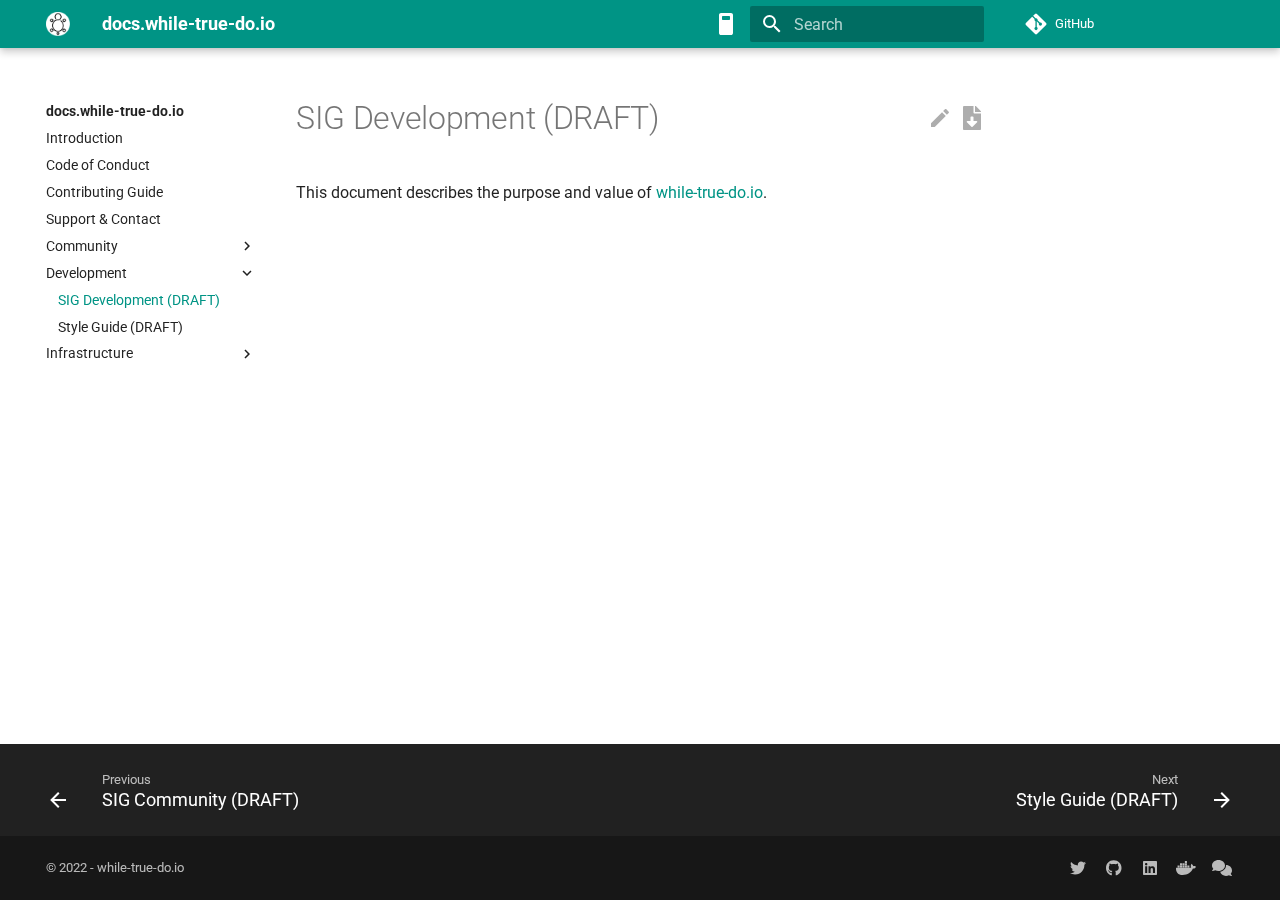
<file: development/SIG_DEVELOPMENT/index.html>
<!doctype html>
<html lang="en" class="no-js">
  <head>
    
      <meta charset="utf-8">
      <meta name="viewport" content="width=device-width,initial-scale=1">
      
        <meta name="description" content="while-true-do.io Documentation">
      
      
        <meta name="author" content="while-true-do.io">
      
      
        <link rel="canonical" href="https://docs.while-true-do.io/development/SIG_DEVELOPMENT/">
      
      <link rel="icon" href="../../assets/logo/favicon.png">
      <meta name="generator" content="mkdocs-1.3.0, mkdocs-material-8.2.15">
    
    
      
        <title>SIG Development (DRAFT) - docs.while-true-do.io</title>
      
    
    
      <link rel="stylesheet" href="../../assets/stylesheets/main.c382b1dc.min.css">
      
        
        <link rel="stylesheet" href="../../assets/stylesheets/palette.cc9b2e1e.min.css">
        
      
    
    
    
      
        
        
        <link rel="preconnect" href="https://fonts.gstatic.com" crossorigin>
        <link rel="stylesheet" href="https://fonts.googleapis.com/css?family=Roboto:300,300i,400,400i,700,700i%7CRoboto+Mono:400,400i,700,700i&display=fallback">
        <style>:root{--md-text-font:"Roboto";--md-code-font:"Roboto Mono"}</style>
      
    
    
      <link rel="stylesheet" href="../../stylesheets/extra.css">
    
    <script>__md_scope=new URL("../..",location),__md_get=(e,_=localStorage,t=__md_scope)=>JSON.parse(_.getItem(t.pathname+"."+e)),__md_set=(e,_,t=localStorage,a=__md_scope)=>{try{t.setItem(a.pathname+"."+e,JSON.stringify(_))}catch(e){}}</script>
    
      

    
    
  </head>
  
  
    
    
      
    
    
    
    
    <body dir="ltr" data-md-color-scheme="default" data-md-color-primary="teal" data-md-color-accent="">
  
    
    
      <script>var palette=__md_get("__palette");if(palette&&"object"==typeof palette.color)for(var key of Object.keys(palette.color))document.body.setAttribute("data-md-color-"+key,palette.color[key])</script>
    
    <input class="md-toggle" data-md-toggle="drawer" type="checkbox" id="__drawer" autocomplete="off">
    <input class="md-toggle" data-md-toggle="search" type="checkbox" id="__search" autocomplete="off">
    <label class="md-overlay" for="__drawer"></label>
    <div data-md-component="skip">
      
        
        <a href="#sig-development-draft" class="md-skip">
          Skip to content
        </a>
      
    </div>
    <div data-md-component="announce">
      
    </div>
    
    
      

<header class="md-header" data-md-component="header">
  <nav class="md-header__inner md-grid" aria-label="Header">
    <a href="../.." title="docs.while-true-do.io" class="md-header__button md-logo" aria-label="docs.while-true-do.io" data-md-component="logo">
      
  <img src="../../assets/logo/whiletruedoio_logo_light_round.png" alt="logo">

    </a>
    <label class="md-header__button md-icon" for="__drawer">
      <svg xmlns="http://www.w3.org/2000/svg" viewBox="0 0 24 24"><path d="M3 6h18v2H3V6m0 5h18v2H3v-2m0 5h18v2H3v-2Z"/></svg>
    </label>
    <div class="md-header__title" data-md-component="header-title">
      <div class="md-header__ellipsis">
        <div class="md-header__topic">
          <span class="md-ellipsis">
            docs.while-true-do.io
          </span>
        </div>
        <div class="md-header__topic" data-md-component="header-topic">
          <span class="md-ellipsis">
            
              SIG Development (DRAFT)
            
          </span>
        </div>
      </div>
    </div>
    
      <form class="md-header__option" data-md-component="palette">
        
          
          
          <input class="md-option" data-md-color-media="" data-md-color-scheme="default" data-md-color-primary="teal" data-md-color-accent=""  aria-label="Switch to dark mode"  type="radio" name="__palette" id="__palette_1">
          
            <label class="md-header__button md-icon" title="Switch to dark mode" for="__palette_2" hidden>
              <svg xmlns="http://www.w3.org/2000/svg" viewBox="0 0 24 24"><path d="M18.4 1.6C18 1.2 17.5 1 17 1H7c-.5 0-1 .2-1.4.6C5.2 2 5 2.5 5 3v18c0 .5.2 1 .6 1.4.4.4.9.6 1.4.6h10c.5 0 1-.2 1.4-.6.4-.4.6-.9.6-1.4V3c0-.5-.2-1-.6-1.4M16 7c0 .6-.4 1-1 1H9c-.6 0-1-.4-1-1V5c0-.6.4-1 1-1h6c.6 0 1 .4 1 1v2Z"/></svg>
            </label>
          
        
          
          
          <input class="md-option" data-md-color-media="" data-md-color-scheme="slate" data-md-color-primary="teal" data-md-color-accent=""  aria-label="Switch to light mode"  type="radio" name="__palette" id="__palette_2">
          
            <label class="md-header__button md-icon" title="Switch to light mode" for="__palette_1" hidden>
              <svg xmlns="http://www.w3.org/2000/svg" viewBox="0 0 24 24"><path d="M5.6 1.6C6 1.2 6.5 1 7 1h10c.5 0 1 .2 1.4.6.4.4.6.9.6 1.4v18c0 .5-.2 1-.6 1.4-.4.4-.9.6-1.4.6H7c-.5 0-1-.2-1.4-.6-.4-.4-.6-.9-.6-1.4V3c0-.5.2-1 .6-1.4M8 3c-.6 0-1 .4-1 1v16c0 .6.4 1 1 1h8c.6 0 1-.4 1-1V4c0-.6-.4-1-1-1H8m0 14c0-.6.4-1 1-1h6c.6 0 1 .4 1 1v2c0 .6-.4 1-1 1H9c-.6 0-1-.4-1-1v-2Z"/></svg>
            </label>
          
        
      </form>
    
    
    
      <label class="md-header__button md-icon" for="__search">
        <svg xmlns="http://www.w3.org/2000/svg" viewBox="0 0 24 24"><path d="M9.5 3A6.5 6.5 0 0 1 16 9.5c0 1.61-.59 3.09-1.56 4.23l.27.27h.79l5 5-1.5 1.5-5-5v-.79l-.27-.27A6.516 6.516 0 0 1 9.5 16 6.5 6.5 0 0 1 3 9.5 6.5 6.5 0 0 1 9.5 3m0 2C7 5 5 7 5 9.5S7 14 9.5 14 14 12 14 9.5 12 5 9.5 5Z"/></svg>
      </label>
      <div class="md-search" data-md-component="search" role="dialog">
  <label class="md-search__overlay" for="__search"></label>
  <div class="md-search__inner" role="search">
    <form class="md-search__form" name="search">
      <input type="text" class="md-search__input" name="query" aria-label="Search" placeholder="Search" autocapitalize="off" autocorrect="off" autocomplete="off" spellcheck="false" data-md-component="search-query" required>
      <label class="md-search__icon md-icon" for="__search">
        <svg xmlns="http://www.w3.org/2000/svg" viewBox="0 0 24 24"><path d="M9.5 3A6.5 6.5 0 0 1 16 9.5c0 1.61-.59 3.09-1.56 4.23l.27.27h.79l5 5-1.5 1.5-5-5v-.79l-.27-.27A6.516 6.516 0 0 1 9.5 16 6.5 6.5 0 0 1 3 9.5 6.5 6.5 0 0 1 9.5 3m0 2C7 5 5 7 5 9.5S7 14 9.5 14 14 12 14 9.5 12 5 9.5 5Z"/></svg>
        <svg xmlns="http://www.w3.org/2000/svg" viewBox="0 0 24 24"><path d="M20 11v2H8l5.5 5.5-1.42 1.42L4.16 12l7.92-7.92L13.5 5.5 8 11h12Z"/></svg>
      </label>
      <nav class="md-search__options" aria-label="Search">
        
        <button type="reset" class="md-search__icon md-icon" aria-label="Clear" tabindex="-1">
          <svg xmlns="http://www.w3.org/2000/svg" viewBox="0 0 24 24"><path d="M19 6.41 17.59 5 12 10.59 6.41 5 5 6.41 10.59 12 5 17.59 6.41 19 12 13.41 17.59 19 19 17.59 13.41 12 19 6.41Z"/></svg>
        </button>
      </nav>
      
    </form>
    <div class="md-search__output">
      <div class="md-search__scrollwrap" data-md-scrollfix>
        <div class="md-search-result" data-md-component="search-result">
          <div class="md-search-result__meta">
            Initializing search
          </div>
          <ol class="md-search-result__list"></ol>
        </div>
      </div>
    </div>
  </div>
</div>
    
    
      <div class="md-header__source">
        <a href="https://github.com/whiletruedoio/.github/" title="Go to repository" class="md-source" data-md-component="source">
  <div class="md-source__icon md-icon">
    
    <svg xmlns="http://www.w3.org/2000/svg" viewBox="0 0 448 512"><!--! Font Awesome Free 6.1.1 by @fontawesome - https://fontawesome.com License - https://fontawesome.com/license/free (Icons: CC BY 4.0, Fonts: SIL OFL 1.1, Code: MIT License) Copyright 2022 Fonticons, Inc.--><path d="M439.55 236.05 244 40.45a28.87 28.87 0 0 0-40.81 0l-40.66 40.63 51.52 51.52c27.06-9.14 52.68 16.77 43.39 43.68l49.66 49.66c34.23-11.8 61.18 31 35.47 56.69-26.49 26.49-70.21-2.87-56-37.34L240.22 199v121.85c25.3 12.54 22.26 41.85 9.08 55a34.34 34.34 0 0 1-48.55 0c-17.57-17.6-11.07-46.91 11.25-56v-123c-20.8-8.51-24.6-30.74-18.64-45L142.57 101 8.45 235.14a28.86 28.86 0 0 0 0 40.81l195.61 195.6a28.86 28.86 0 0 0 40.8 0l194.69-194.69a28.86 28.86 0 0 0 0-40.81z"/></svg>
  </div>
  <div class="md-source__repository">
    GitHub
  </div>
</a>
      </div>
    
  </nav>
  
</header>
    
    <div class="md-container" data-md-component="container">
      
      
        
          
        
      
      <main class="md-main" data-md-component="main">
        <div class="md-main__inner md-grid">
          
            
              
              <div class="md-sidebar md-sidebar--primary" data-md-component="sidebar" data-md-type="navigation" >
                <div class="md-sidebar__scrollwrap">
                  <div class="md-sidebar__inner">
                    


<nav class="md-nav md-nav--primary" aria-label="Navigation" data-md-level="0">
  <label class="md-nav__title" for="__drawer">
    <a href="../.." title="docs.while-true-do.io" class="md-nav__button md-logo" aria-label="docs.while-true-do.io" data-md-component="logo">
      
  <img src="../../assets/logo/whiletruedoio_logo_light_round.png" alt="logo">

    </a>
    docs.while-true-do.io
  </label>
  
    <div class="md-nav__source">
      <a href="https://github.com/whiletruedoio/.github/" title="Go to repository" class="md-source" data-md-component="source">
  <div class="md-source__icon md-icon">
    
    <svg xmlns="http://www.w3.org/2000/svg" viewBox="0 0 448 512"><!--! Font Awesome Free 6.1.1 by @fontawesome - https://fontawesome.com License - https://fontawesome.com/license/free (Icons: CC BY 4.0, Fonts: SIL OFL 1.1, Code: MIT License) Copyright 2022 Fonticons, Inc.--><path d="M439.55 236.05 244 40.45a28.87 28.87 0 0 0-40.81 0l-40.66 40.63 51.52 51.52c27.06-9.14 52.68 16.77 43.39 43.68l49.66 49.66c34.23-11.8 61.18 31 35.47 56.69-26.49 26.49-70.21-2.87-56-37.34L240.22 199v121.85c25.3 12.54 22.26 41.85 9.08 55a34.34 34.34 0 0 1-48.55 0c-17.57-17.6-11.07-46.91 11.25-56v-123c-20.8-8.51-24.6-30.74-18.64-45L142.57 101 8.45 235.14a28.86 28.86 0 0 0 0 40.81l195.61 195.6a28.86 28.86 0 0 0 40.8 0l194.69-194.69a28.86 28.86 0 0 0 0-40.81z"/></svg>
  </div>
  <div class="md-source__repository">
    GitHub
  </div>
</a>
    </div>
  
  <ul class="md-nav__list" data-md-scrollfix>
    
      
      
      

  
  
  
    <li class="md-nav__item">
      <a href="../.." class="md-nav__link">
        Introduction
      </a>
    </li>
  

    
      
      
      

  
  
  
    <li class="md-nav__item">
      <a href="../../CODE_OF_CONDUCT/" class="md-nav__link">
        Code of Conduct
      </a>
    </li>
  

    
      
      
      

  
  
  
    <li class="md-nav__item">
      <a href="../../CONTRIBUTING/" class="md-nav__link">
        Contributing Guide
      </a>
    </li>
  

    
      
      
      

  
  
  
    <li class="md-nav__item">
      <a href="../../SUPPORT/" class="md-nav__link">
        Support & Contact
      </a>
    </li>
  

    
      
      
      

  
  
  
    
    <li class="md-nav__item md-nav__item--nested">
      
      
        <input class="md-nav__toggle md-toggle" data-md-toggle="__nav_5" type="checkbox" id="__nav_5" >
      
      
      
      
        <label class="md-nav__link" for="__nav_5">
          Community
          <span class="md-nav__icon md-icon"></span>
        </label>
      
      <nav class="md-nav" aria-label="Community" data-md-level="1">
        <label class="md-nav__title" for="__nav_5">
          <span class="md-nav__icon md-icon"></span>
          Community
        </label>
        <ul class="md-nav__list" data-md-scrollfix>
          
            
              
  
  
  
    <li class="md-nav__item">
      <a href="../../community/ORGANIZATION/" class="md-nav__link">
        Organization
      </a>
    </li>
  

            
          
            
              
  
  
  
    <li class="md-nav__item">
      <a href="../../community/SIG_COMMUNITY/" class="md-nav__link">
        SIG Community (DRAFT)
      </a>
    </li>
  

            
          
        </ul>
      </nav>
    </li>
  

    
      
      
      

  
  
    
  
  
    
    <li class="md-nav__item md-nav__item--active md-nav__item--nested">
      
      
        <input class="md-nav__toggle md-toggle" data-md-toggle="__nav_6" type="checkbox" id="__nav_6" checked>
      
      
      
      
        <label class="md-nav__link" for="__nav_6">
          Development
          <span class="md-nav__icon md-icon"></span>
        </label>
      
      <nav class="md-nav" aria-label="Development" data-md-level="1">
        <label class="md-nav__title" for="__nav_6">
          <span class="md-nav__icon md-icon"></span>
          Development
        </label>
        <ul class="md-nav__list" data-md-scrollfix>
          
            
              
  
  
    
  
  
    <li class="md-nav__item md-nav__item--active">
      
      <input class="md-nav__toggle md-toggle" data-md-toggle="toc" type="checkbox" id="__toc">
      
      
        
      
      
      <a href="./" class="md-nav__link md-nav__link--active">
        SIG Development (DRAFT)
      </a>
      
    </li>
  

            
          
            
              
  
  
  
    <li class="md-nav__item">
      <a href="../STYLE_GUIDE/" class="md-nav__link">
        Style Guide (DRAFT)
      </a>
    </li>
  

            
          
        </ul>
      </nav>
    </li>
  

    
      
      
      

  
  
  
    
    <li class="md-nav__item md-nav__item--nested">
      
      
        <input class="md-nav__toggle md-toggle" data-md-toggle="__nav_7" type="checkbox" id="__nav_7" >
      
      
      
      
        <label class="md-nav__link" for="__nav_7">
          Infrastructure
          <span class="md-nav__icon md-icon"></span>
        </label>
      
      <nav class="md-nav" aria-label="Infrastructure" data-md-level="1">
        <label class="md-nav__title" for="__nav_7">
          <span class="md-nav__icon md-icon"></span>
          Infrastructure
        </label>
        <ul class="md-nav__list" data-md-scrollfix>
          
            
              
  
  
  
    <li class="md-nav__item">
      <a href="../../infrastructure/SIG_INFRASTRUCTURE/" class="md-nav__link">
        SIG Infrastructure (DRAFT)
      </a>
    </li>
  

            
          
        </ul>
      </nav>
    </li>
  

    
  </ul>
</nav>
                  </div>
                </div>
              </div>
            
            
              
              <div class="md-sidebar md-sidebar--secondary" data-md-component="sidebar" data-md-type="toc" >
                <div class="md-sidebar__scrollwrap">
                  <div class="md-sidebar__inner">
                    

<nav class="md-nav md-nav--secondary" aria-label="Table of contents">
  
  
  
    
  
  
</nav>
                  </div>
                </div>
              </div>
            
          
          <div class="md-content" data-md-component="content">
            <article class="md-content__inner md-typeset"><a class="md-content__button md-icon" download href="SIG_DEVELOPMENT.pdf" title="PDF Export"><svg style="height: 1.2rem; width: 1.2rem;" viewBox="0 0 384 512" xmlns="http://www.w3.org/2000/svg"><path d="M224 136V0H24C10.7 0 0 10.7 0 24v464c0 13.3 10.7 24 24 24h336c13.3 0 24-10.7 24-24V160H248c-13.2 0-24-10.8-24-24zm76.45 211.36l-96.42 95.7c-6.65 6.61-17.39 6.61-24.04 0l-96.42-95.7C73.42 337.29 80.54 320 94.82 320H160v-80c0-8.84 7.16-16 16-16h32c8.84 0 16 7.16 16 16v80h65.18c14.28 0 21.4 17.29 11.27 27.36zM377 105L279.1 7c-4.5-4.5-10.6-7-17-7H256v128h128v-6.1c0-6.3-2.5-12.4-7-16.9z"></path></svg></a>
              
                
  <a href="https://github.com/whiletruedoio/.github/edit/main/docs/development/SIG_DEVELOPMENT.md" title="Edit this page" class="md-content__button md-icon">
    <svg xmlns="http://www.w3.org/2000/svg" viewBox="0 0 24 24"><path d="M20.71 7.04c.39-.39.39-1.04 0-1.41l-2.34-2.34c-.37-.39-1.02-.39-1.41 0l-1.84 1.83 3.75 3.75M3 17.25V21h3.75L17.81 9.93l-3.75-3.75L3 17.25Z"/></svg>
  </a>



<h1 id="sig-development-draft">SIG Development (DRAFT)</h1>
<p>This document describes the purpose and value of
<a href="https://while-true-do.io">while-true-do.io</a>.</p>

              
            </article>
          </div>
        </div>
        
          <a href="#" class="md-top md-icon" data-md-component="top" data-md-state="hidden">
            <svg xmlns="http://www.w3.org/2000/svg" viewBox="0 0 24 24"><path d="M13 20h-2V8l-5.5 5.5-1.42-1.42L12 4.16l7.92 7.92-1.42 1.42L13 8v12Z"/></svg>
            Back to top
          </a>
        
      </main>
      
        <footer class="md-footer">
  
    <nav class="md-footer__inner md-grid" aria-label="Footer">
      
        
        <a href="../../community/SIG_COMMUNITY/" class="md-footer__link md-footer__link--prev" aria-label="Previous: SIG Community (DRAFT)" rel="prev">
          <div class="md-footer__button md-icon">
            <svg xmlns="http://www.w3.org/2000/svg" viewBox="0 0 24 24"><path d="M20 11v2H8l5.5 5.5-1.42 1.42L4.16 12l7.92-7.92L13.5 5.5 8 11h12Z"/></svg>
          </div>
          <div class="md-footer__title">
            <div class="md-ellipsis">
              <span class="md-footer__direction">
                Previous
              </span>
              SIG Community (DRAFT)
            </div>
          </div>
        </a>
      
      
        
        <a href="../STYLE_GUIDE/" class="md-footer__link md-footer__link--next" aria-label="Next: Style Guide (DRAFT)" rel="next">
          <div class="md-footer__title">
            <div class="md-ellipsis">
              <span class="md-footer__direction">
                Next
              </span>
              Style Guide (DRAFT)
            </div>
          </div>
          <div class="md-footer__button md-icon">
            <svg xmlns="http://www.w3.org/2000/svg" viewBox="0 0 24 24"><path d="M4 11v2h12l-5.5 5.5 1.42 1.42L19.84 12l-7.92-7.92L10.5 5.5 16 11H4Z"/></svg>
          </div>
        </a>
      
    </nav>
  
  <div class="md-footer-meta md-typeset">
    <div class="md-footer-meta__inner md-grid">
      <div class="md-copyright">
  
    <div class="md-copyright__highlight">
      &copy 2022 - while-true-do.io
    </div>
  
  
</div>
      
        <div class="md-social">
  
    
    
    <a href="https://twitter.com/whiletruedoio" target="_blank" rel="noopener" title="while-true-do.io on Twitter" class="md-social__link">
      <svg xmlns="http://www.w3.org/2000/svg" viewBox="0 0 512 512"><!--! Font Awesome Free 6.1.1 by @fontawesome - https://fontawesome.com License - https://fontawesome.com/license/free (Icons: CC BY 4.0, Fonts: SIL OFL 1.1, Code: MIT License) Copyright 2022 Fonticons, Inc.--><path d="M459.37 151.716c.325 4.548.325 9.097.325 13.645 0 138.72-105.583 298.558-298.558 298.558-59.452 0-114.68-17.219-161.137-47.106 8.447.974 16.568 1.299 25.34 1.299 49.055 0 94.213-16.568 130.274-44.832-46.132-.975-84.792-31.188-98.112-72.772 6.498.974 12.995 1.624 19.818 1.624 9.421 0 18.843-1.3 27.614-3.573-48.081-9.747-84.143-51.98-84.143-102.985v-1.299c13.969 7.797 30.214 12.67 47.431 13.319-28.264-18.843-46.781-51.005-46.781-87.391 0-19.492 5.197-37.36 14.294-52.954 51.655 63.675 129.3 105.258 216.365 109.807-1.624-7.797-2.599-15.918-2.599-24.04 0-57.828 46.782-104.934 104.934-104.934 30.213 0 57.502 12.67 76.67 33.137 23.715-4.548 46.456-13.32 66.599-25.34-7.798 24.366-24.366 44.833-46.132 57.827 21.117-2.273 41.584-8.122 60.426-16.243-14.292 20.791-32.161 39.308-52.628 54.253z"/></svg>
    </a>
  
    
    
    <a href="https://github.com/whiletruedoio" target="_blank" rel="noopener" title="while-true-do.io on GitHub" class="md-social__link">
      <svg xmlns="http://www.w3.org/2000/svg" viewBox="0 0 496 512"><!--! Font Awesome Free 6.1.1 by @fontawesome - https://fontawesome.com License - https://fontawesome.com/license/free (Icons: CC BY 4.0, Fonts: SIL OFL 1.1, Code: MIT License) Copyright 2022 Fonticons, Inc.--><path d="M165.9 397.4c0 2-2.3 3.6-5.2 3.6-3.3.3-5.6-1.3-5.6-3.6 0-2 2.3-3.6 5.2-3.6 3-.3 5.6 1.3 5.6 3.6zm-31.1-4.5c-.7 2 1.3 4.3 4.3 4.9 2.6 1 5.6 0 6.2-2s-1.3-4.3-4.3-5.2c-2.6-.7-5.5.3-6.2 2.3zm44.2-1.7c-2.9.7-4.9 2.6-4.6 4.9.3 2 2.9 3.3 5.9 2.6 2.9-.7 4.9-2.6 4.6-4.6-.3-1.9-3-3.2-5.9-2.9zM244.8 8C106.1 8 0 113.3 0 252c0 110.9 69.8 205.8 169.5 239.2 12.8 2.3 17.3-5.6 17.3-12.1 0-6.2-.3-40.4-.3-61.4 0 0-70 15-84.7-29.8 0 0-11.4-29.1-27.8-36.6 0 0-22.9-15.7 1.6-15.4 0 0 24.9 2 38.6 25.8 21.9 38.6 58.6 27.5 72.9 20.9 2.3-16 8.8-27.1 16-33.7-55.9-6.2-112.3-14.3-112.3-110.5 0-27.5 7.6-41.3 23.6-58.9-2.6-6.5-11.1-33.3 2.6-67.9 20.9-6.5 69 27 69 27 20-5.6 41.5-8.5 62.8-8.5s42.8 2.9 62.8 8.5c0 0 48.1-33.6 69-27 13.7 34.7 5.2 61.4 2.6 67.9 16 17.7 25.8 31.5 25.8 58.9 0 96.5-58.9 104.2-114.8 110.5 9.2 7.9 17 22.9 17 46.4 0 33.7-.3 75.4-.3 83.6 0 6.5 4.6 14.4 17.3 12.1C428.2 457.8 496 362.9 496 252 496 113.3 383.5 8 244.8 8zM97.2 352.9c-1.3 1-1 3.3.7 5.2 1.6 1.6 3.9 2.3 5.2 1 1.3-1 1-3.3-.7-5.2-1.6-1.6-3.9-2.3-5.2-1zm-10.8-8.1c-.7 1.3.3 2.9 2.3 3.9 1.6 1 3.6.7 4.3-.7.7-1.3-.3-2.9-2.3-3.9-2-.6-3.6-.3-4.3.7zm32.4 35.6c-1.6 1.3-1 4.3 1.3 6.2 2.3 2.3 5.2 2.6 6.5 1 1.3-1.3.7-4.3-1.3-6.2-2.2-2.3-5.2-2.6-6.5-1zm-11.4-14.7c-1.6 1-1.6 3.6 0 5.9 1.6 2.3 4.3 3.3 5.6 2.3 1.6-1.3 1.6-3.9 0-6.2-1.4-2.3-4-3.3-5.6-2z"/></svg>
    </a>
  
    
    
    <a href="https://www.linkedin.com/company/whiletruedoio" target="_blank" rel="noopener" title="while-true-do.io on LinkedIn" class="md-social__link">
      <svg xmlns="http://www.w3.org/2000/svg" viewBox="0 0 448 512"><!--! Font Awesome Free 6.1.1 by @fontawesome - https://fontawesome.com License - https://fontawesome.com/license/free (Icons: CC BY 4.0, Fonts: SIL OFL 1.1, Code: MIT License) Copyright 2022 Fonticons, Inc.--><path d="M416 32H31.9C14.3 32 0 46.5 0 64.3v383.4C0 465.5 14.3 480 31.9 480H416c17.6 0 32-14.5 32-32.3V64.3c0-17.8-14.4-32.3-32-32.3zM135.4 416H69V202.2h66.5V416zm-33.2-243c-21.3 0-38.5-17.3-38.5-38.5S80.9 96 102.2 96c21.2 0 38.5 17.3 38.5 38.5 0 21.3-17.2 38.5-38.5 38.5zm282.1 243h-66.4V312c0-24.8-.5-56.7-34.5-56.7-34.6 0-39.9 27-39.9 54.9V416h-66.4V202.2h63.7v29.2h.9c8.9-16.8 30.6-34.5 62.9-34.5 67.2 0 79.7 44.3 79.7 101.9V416z"/></svg>
    </a>
  
    
    
    <a href="https://hub.docker.com/u/whiletruedoio" target="_blank" rel="noopener" title="while-true-do.io on Docker Hub" class="md-social__link">
      <svg xmlns="http://www.w3.org/2000/svg" viewBox="0 0 640 512"><!--! Font Awesome Free 6.1.1 by @fontawesome - https://fontawesome.com License - https://fontawesome.com/license/free (Icons: CC BY 4.0, Fonts: SIL OFL 1.1, Code: MIT License) Copyright 2022 Fonticons, Inc.--><path d="M349.9 236.3h-66.1v-59.4h66.1v59.4zm0-204.3h-66.1v60.7h66.1V32zm78.2 144.8H362v59.4h66.1v-59.4zm-156.3-72.1h-66.1v60.1h66.1v-60.1zm78.1 0h-66.1v60.1h66.1v-60.1zm276.8 100c-14.4-9.7-47.6-13.2-73.1-8.4-3.3-24-16.7-44.9-41.1-63.7l-14-9.3-9.3 14c-18.4 27.8-23.4 73.6-3.7 103.8-8.7 4.7-25.8 11.1-48.4 10.7H2.4c-8.7 50.8 5.8 116.8 44 162.1 37.1 43.9 92.7 66.2 165.4 66.2 157.4 0 273.9-72.5 328.4-204.2 21.4.4 67.6.1 91.3-45.2 1.5-2.5 6.6-13.2 8.5-17.1l-13.3-8.9zm-511.1-27.9h-66v59.4h66.1v-59.4zm78.1 0h-66.1v59.4h66.1v-59.4zm78.1 0h-66.1v59.4h66.1v-59.4zm-78.1-72.1h-66.1v60.1h66.1v-60.1z"/></svg>
    </a>
  
    
    
    <a href="https://matrix.to/#/#whiletruedoio-community:matrix.org" target="_blank" rel="noopener" title="while-true-do.io on Matrix" class="md-social__link">
      <svg xmlns="http://www.w3.org/2000/svg" viewBox="0 0 640 512"><!--! Font Awesome Free 6.1.1 by @fontawesome - https://fontawesome.com License - https://fontawesome.com/license/free (Icons: CC BY 4.0, Fonts: SIL OFL 1.1, Code: MIT License) Copyright 2022 Fonticons, Inc.--><path d="M416 176C416 78.8 322.9 0 208 0S0 78.8 0 176c0 39.57 15.62 75.96 41.67 105.4-16.39 32.76-39.23 57.32-39.59 57.68-2.1 2.205-2.67 5.475-1.441 8.354C1.9 350.3 4.602 352 7.66 352c38.35 0 70.76-11.12 95.74-24.04C134.2 343.1 169.8 352 208 352c114.9 0 208-78.8 208-176zm183.6 267.7C624.8 413.9 640 376.6 640 336c0-97.2-86-176-192-176-.315 0-.62.041-.934.043C447.5 165.3 448 170.6 448 176c0 98.62-79.68 181.2-186.1 202.5C282.7 455.1 357.1 512 448 512c33.69 0 65.32-8.008 92.85-21.98C565.2 502 596.1 512 632.3 512c3.059 0 5.76-1.725 7.02-4.605 1.229-2.879.658-6.148-1.441-8.354C637.6 498.7 615.9 475.3 599.6 443.7z"/></svg>
    </a>
  
</div>
      
    </div>
  </div>
</footer>
      
    </div>
    <div class="md-dialog" data-md-component="dialog">
      <div class="md-dialog__inner md-typeset"></div>
    </div>
    <script id="__config" type="application/json">{"base": "../..", "features": ["navigation.instant", "navigation.tracking", "navigation.top"], "search": "../../assets/javascripts/workers/search.2a1c317c.min.js", "translations": {"clipboard.copied": "Copied to clipboard", "clipboard.copy": "Copy to clipboard", "search.config.lang": "en", "search.config.pipeline": "trimmer, stopWordFilter", "search.config.separator": "[\\s\\-]+", "search.placeholder": "Search", "search.result.more.one": "1 more on this page", "search.result.more.other": "# more on this page", "search.result.none": "No matching documents", "search.result.one": "1 matching document", "search.result.other": "# matching documents", "search.result.placeholder": "Type to start searching", "search.result.term.missing": "Missing", "select.version.title": "Select version"}}</script>
    
    
      <script src="../../assets/javascripts/bundle.a6c66575.min.js"></script>
      
    
  </body>
</html>
</file>
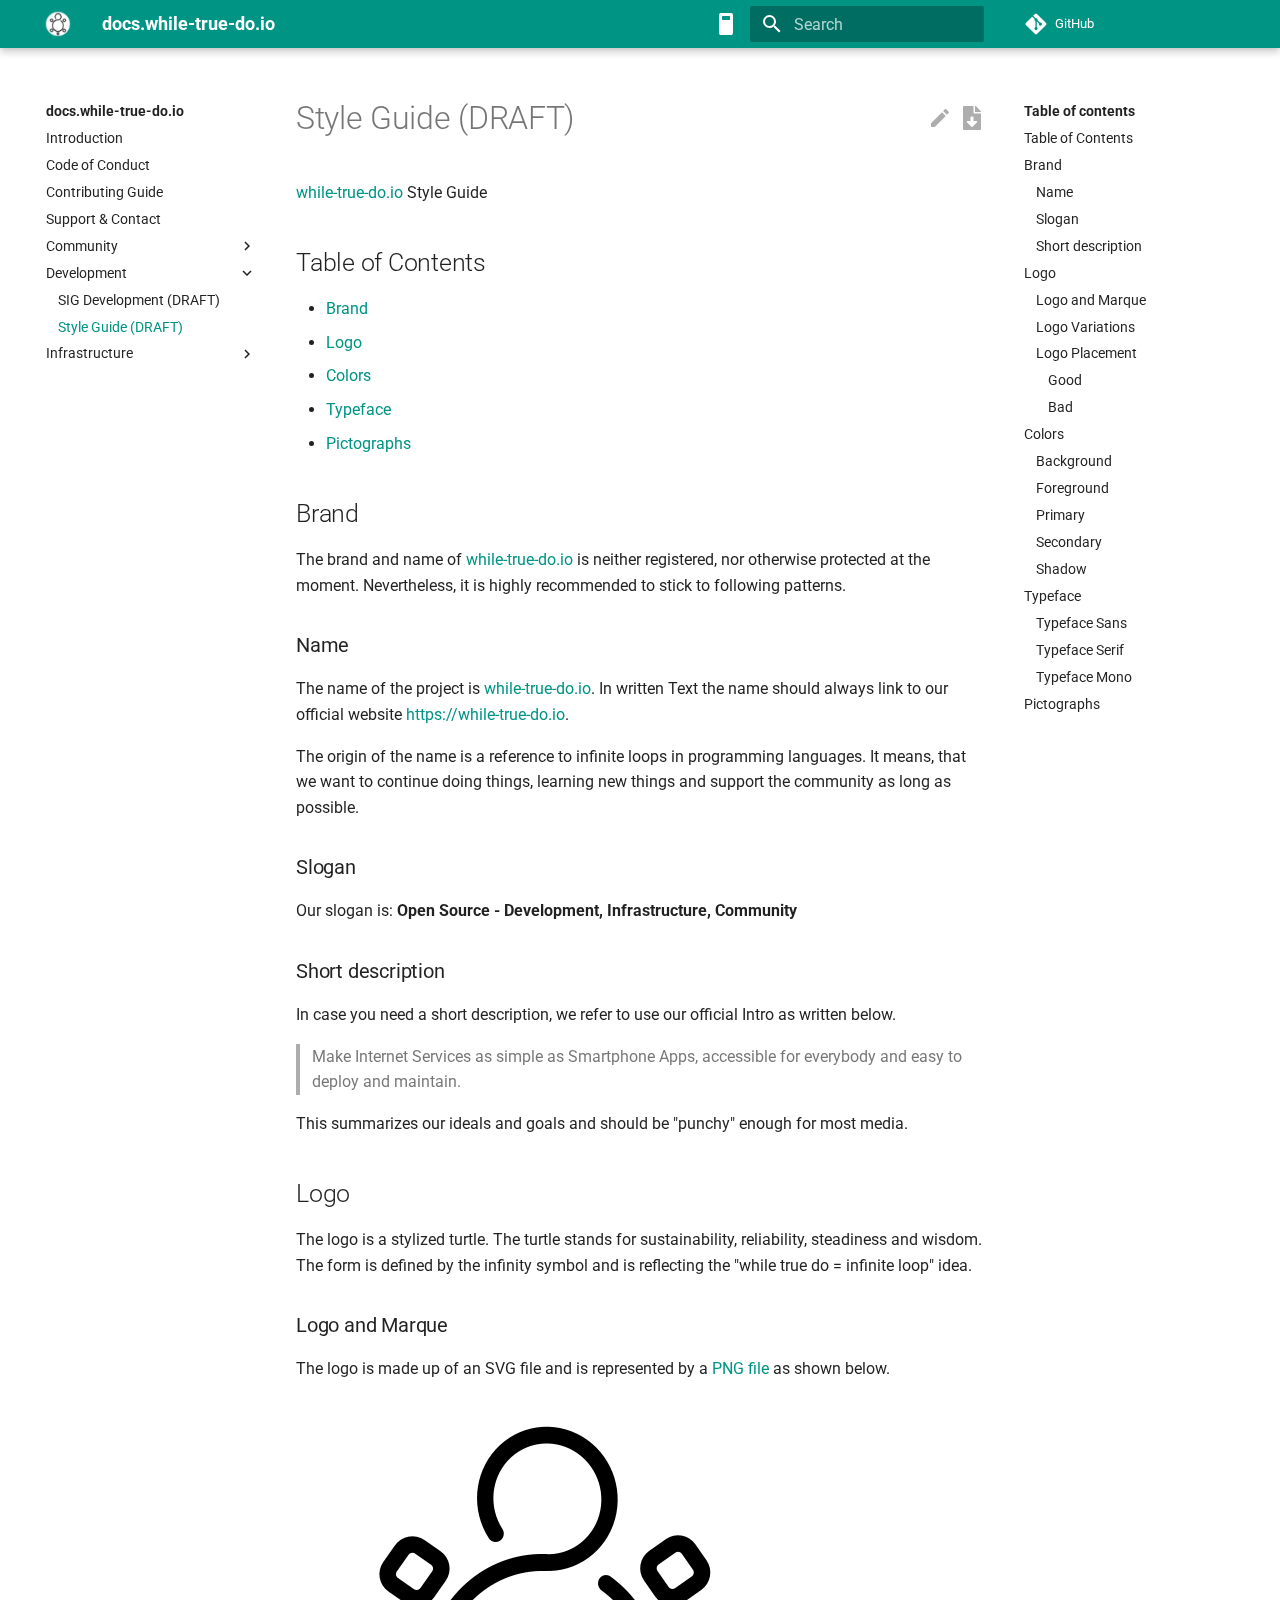
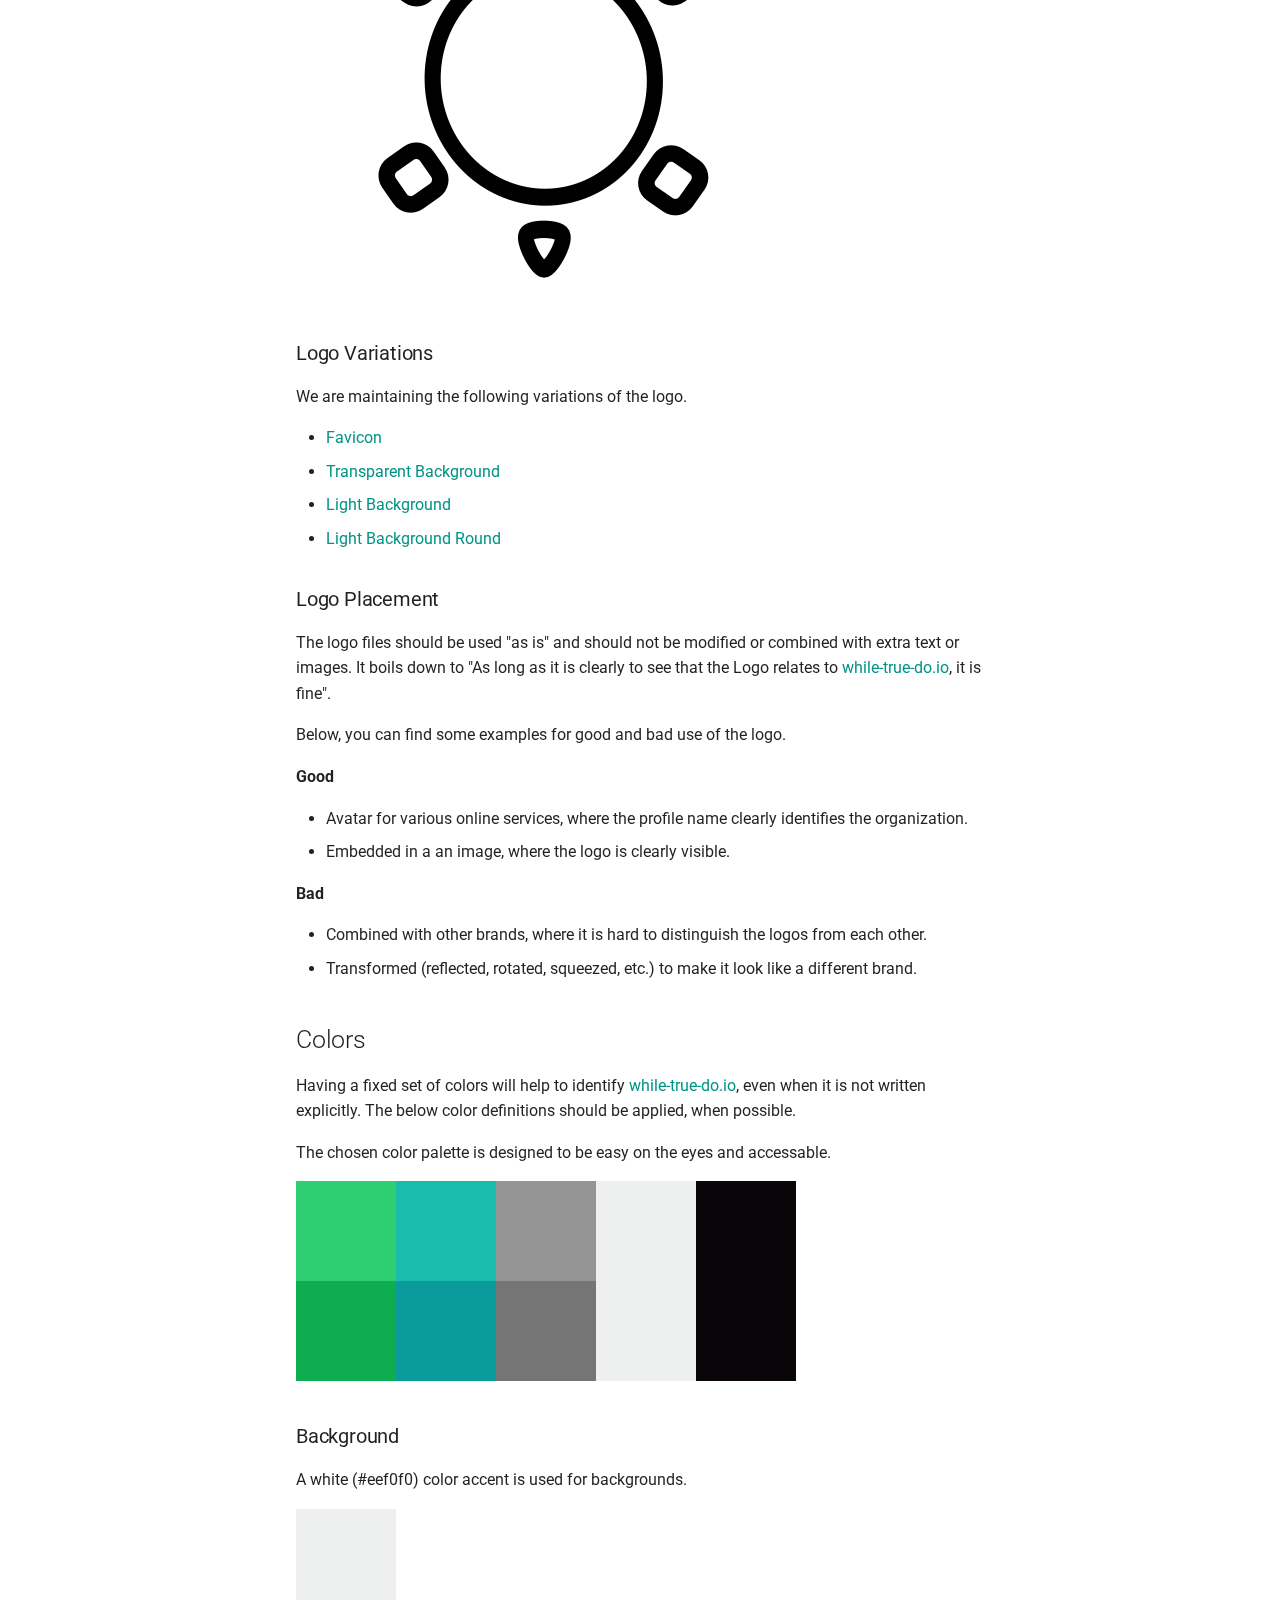
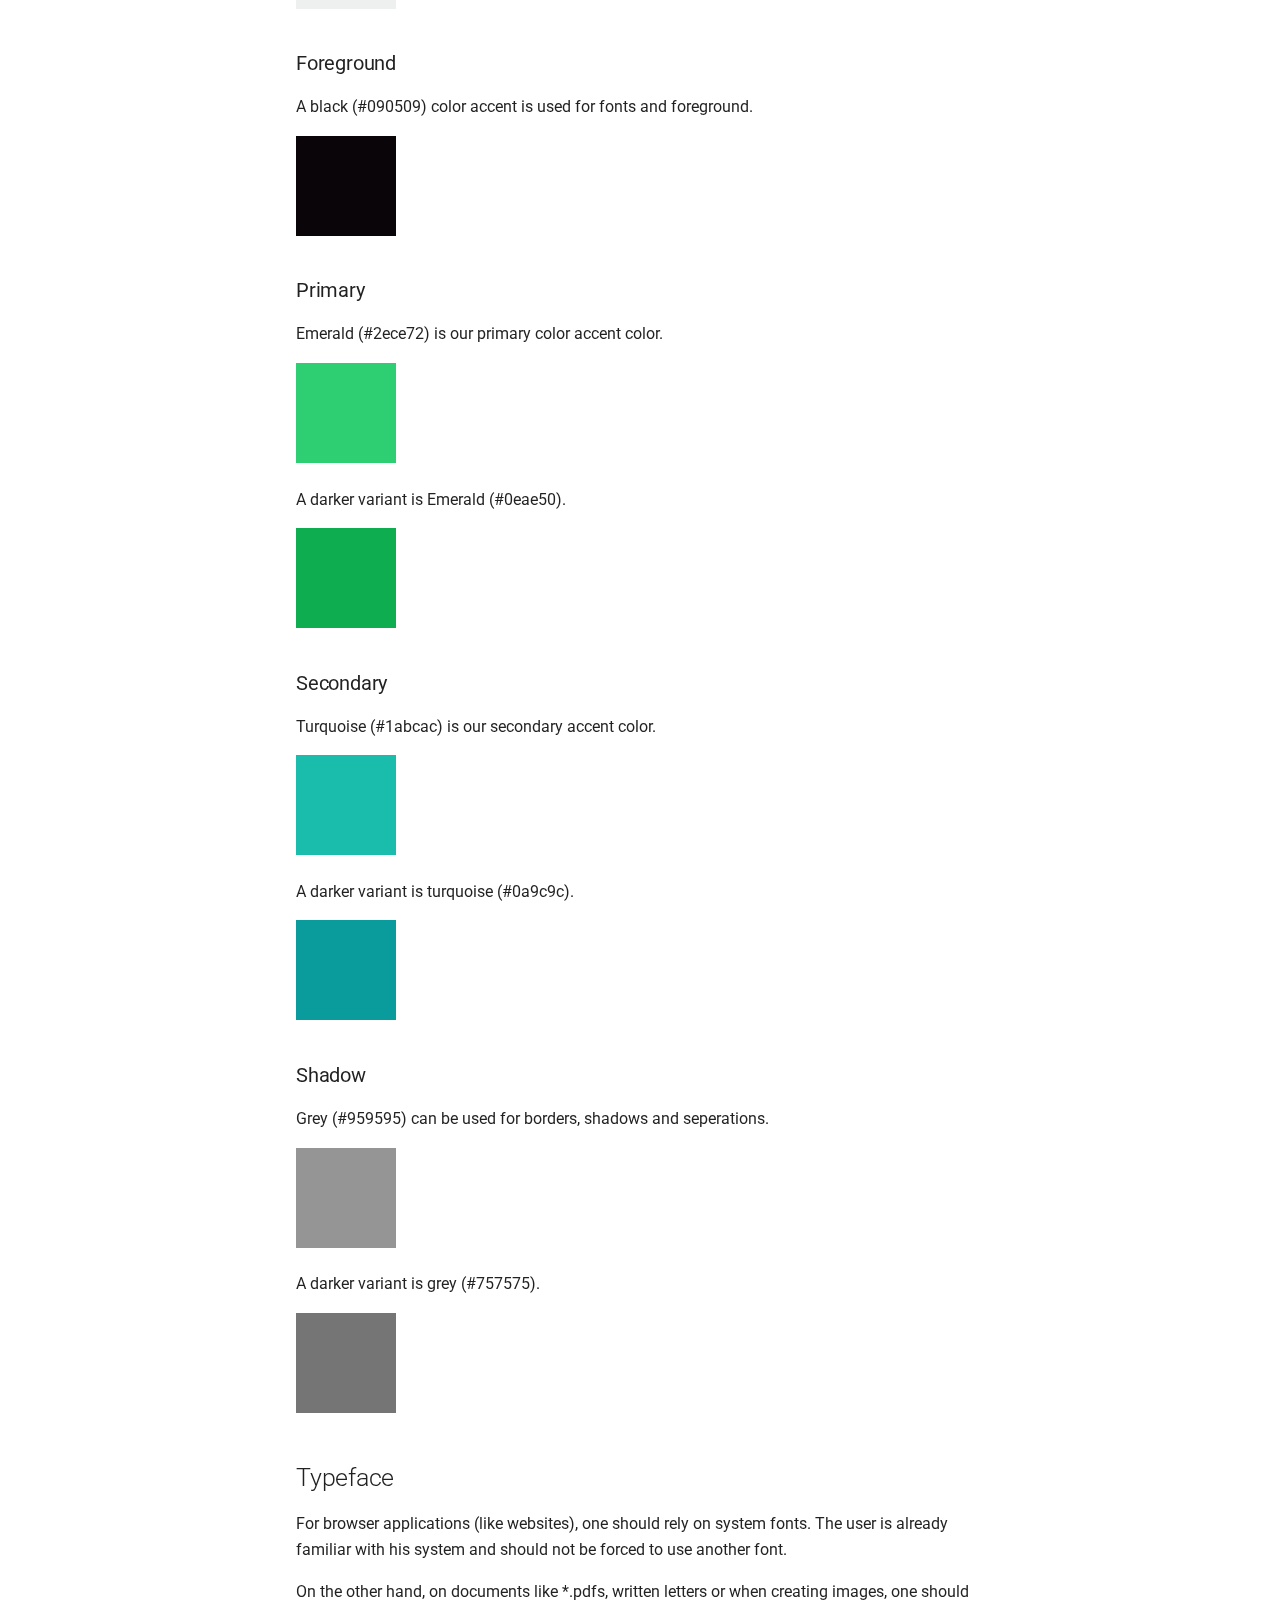
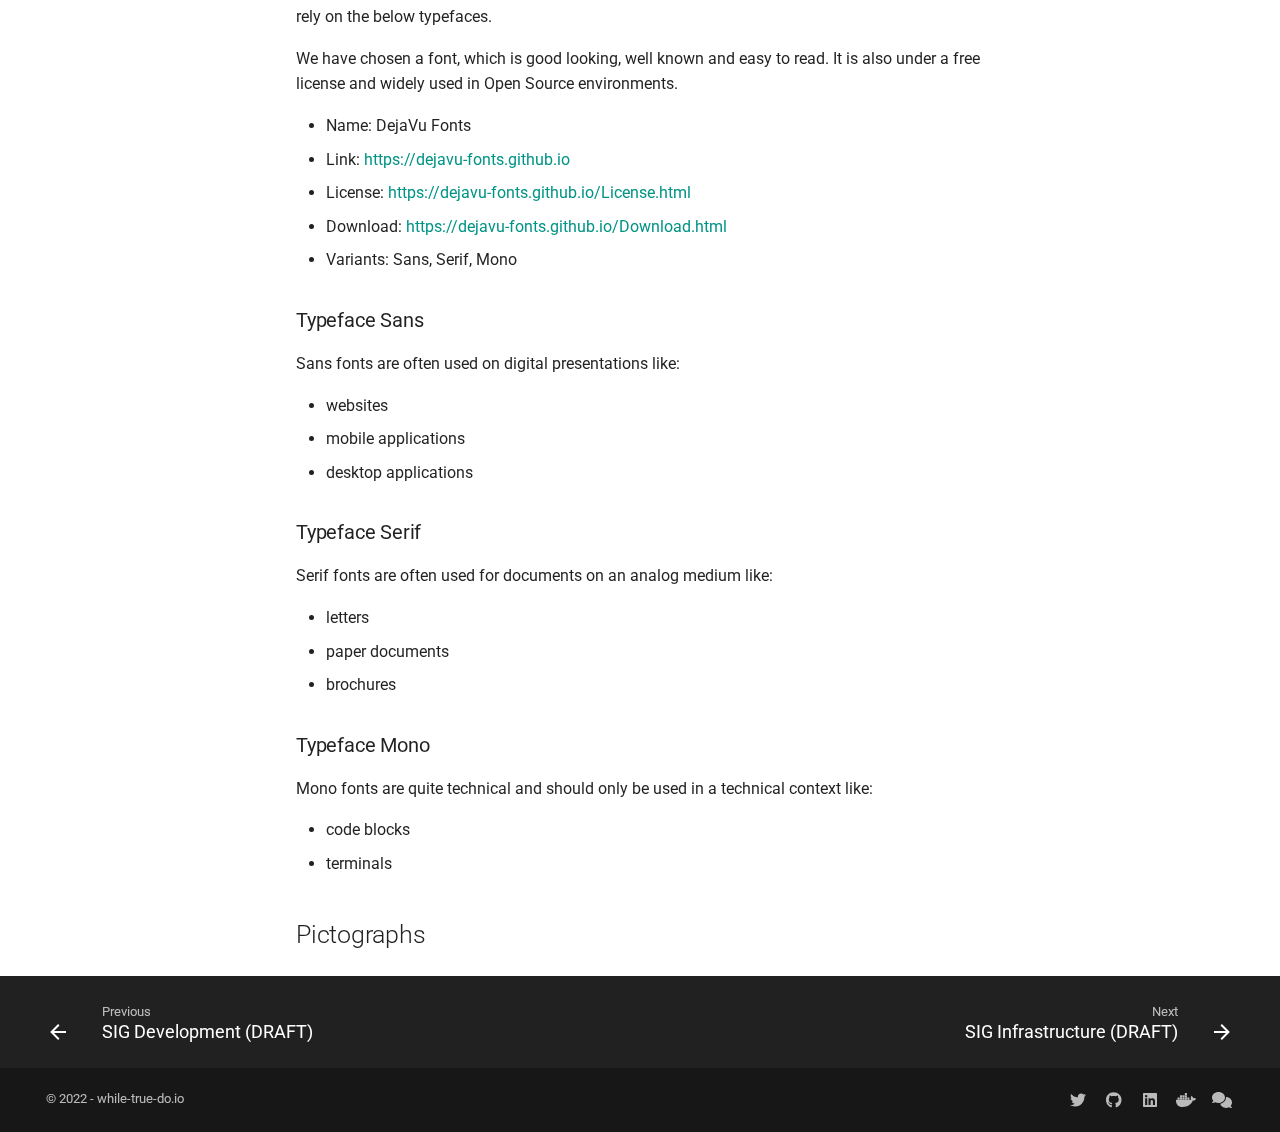
<file: development/STYLE_GUIDE/index.html>
<!doctype html>
<html lang="en" class="no-js">
  <head>
    
      <meta charset="utf-8">
      <meta name="viewport" content="width=device-width,initial-scale=1">
      
        <meta name="description" content="while-true-do.io Documentation">
      
      
        <meta name="author" content="while-true-do.io">
      
      
        <link rel="canonical" href="https://docs.while-true-do.io/development/STYLE_GUIDE/">
      
      <link rel="icon" href="../../assets/logo/favicon.png">
      <meta name="generator" content="mkdocs-1.3.0, mkdocs-material-8.2.15">
    
    
      
        <title>Style Guide (DRAFT) - docs.while-true-do.io</title>
      
    
    
      <link rel="stylesheet" href="../../assets/stylesheets/main.c382b1dc.min.css">
      
        
        <link rel="stylesheet" href="../../assets/stylesheets/palette.cc9b2e1e.min.css">
        
      
    
    
    
      
        
        
        <link rel="preconnect" href="https://fonts.gstatic.com" crossorigin>
        <link rel="stylesheet" href="https://fonts.googleapis.com/css?family=Roboto:300,300i,400,400i,700,700i%7CRoboto+Mono:400,400i,700,700i&display=fallback">
        <style>:root{--md-text-font:"Roboto";--md-code-font:"Roboto Mono"}</style>
      
    
    
      <link rel="stylesheet" href="../../stylesheets/extra.css">
    
    <script>__md_scope=new URL("../..",location),__md_get=(e,_=localStorage,t=__md_scope)=>JSON.parse(_.getItem(t.pathname+"."+e)),__md_set=(e,_,t=localStorage,a=__md_scope)=>{try{t.setItem(a.pathname+"."+e,JSON.stringify(_))}catch(e){}}</script>
    
      

    
    
  </head>
  
  
    
    
      
    
    
    
    
    <body dir="ltr" data-md-color-scheme="default" data-md-color-primary="teal" data-md-color-accent="">
  
    
    
      <script>var palette=__md_get("__palette");if(palette&&"object"==typeof palette.color)for(var key of Object.keys(palette.color))document.body.setAttribute("data-md-color-"+key,palette.color[key])</script>
    
    <input class="md-toggle" data-md-toggle="drawer" type="checkbox" id="__drawer" autocomplete="off">
    <input class="md-toggle" data-md-toggle="search" type="checkbox" id="__search" autocomplete="off">
    <label class="md-overlay" for="__drawer"></label>
    <div data-md-component="skip">
      
        
        <a href="#style-guide-draft" class="md-skip">
          Skip to content
        </a>
      
    </div>
    <div data-md-component="announce">
      
    </div>
    
    
      

<header class="md-header" data-md-component="header">
  <nav class="md-header__inner md-grid" aria-label="Header">
    <a href="../.." title="docs.while-true-do.io" class="md-header__button md-logo" aria-label="docs.while-true-do.io" data-md-component="logo">
      
  <img src="../../assets/logo/whiletruedoio_logo_light_round.png" alt="logo">

    </a>
    <label class="md-header__button md-icon" for="__drawer">
      <svg xmlns="http://www.w3.org/2000/svg" viewBox="0 0 24 24"><path d="M3 6h18v2H3V6m0 5h18v2H3v-2m0 5h18v2H3v-2Z"/></svg>
    </label>
    <div class="md-header__title" data-md-component="header-title">
      <div class="md-header__ellipsis">
        <div class="md-header__topic">
          <span class="md-ellipsis">
            docs.while-true-do.io
          </span>
        </div>
        <div class="md-header__topic" data-md-component="header-topic">
          <span class="md-ellipsis">
            
              Style Guide (DRAFT)
            
          </span>
        </div>
      </div>
    </div>
    
      <form class="md-header__option" data-md-component="palette">
        
          
          
          <input class="md-option" data-md-color-media="" data-md-color-scheme="default" data-md-color-primary="teal" data-md-color-accent=""  aria-label="Switch to dark mode"  type="radio" name="__palette" id="__palette_1">
          
            <label class="md-header__button md-icon" title="Switch to dark mode" for="__palette_2" hidden>
              <svg xmlns="http://www.w3.org/2000/svg" viewBox="0 0 24 24"><path d="M18.4 1.6C18 1.2 17.5 1 17 1H7c-.5 0-1 .2-1.4.6C5.2 2 5 2.5 5 3v18c0 .5.2 1 .6 1.4.4.4.9.6 1.4.6h10c.5 0 1-.2 1.4-.6.4-.4.6-.9.6-1.4V3c0-.5-.2-1-.6-1.4M16 7c0 .6-.4 1-1 1H9c-.6 0-1-.4-1-1V5c0-.6.4-1 1-1h6c.6 0 1 .4 1 1v2Z"/></svg>
            </label>
          
        
          
          
          <input class="md-option" data-md-color-media="" data-md-color-scheme="slate" data-md-color-primary="teal" data-md-color-accent=""  aria-label="Switch to light mode"  type="radio" name="__palette" id="__palette_2">
          
            <label class="md-header__button md-icon" title="Switch to light mode" for="__palette_1" hidden>
              <svg xmlns="http://www.w3.org/2000/svg" viewBox="0 0 24 24"><path d="M5.6 1.6C6 1.2 6.5 1 7 1h10c.5 0 1 .2 1.4.6.4.4.6.9.6 1.4v18c0 .5-.2 1-.6 1.4-.4.4-.9.6-1.4.6H7c-.5 0-1-.2-1.4-.6-.4-.4-.6-.9-.6-1.4V3c0-.5.2-1 .6-1.4M8 3c-.6 0-1 .4-1 1v16c0 .6.4 1 1 1h8c.6 0 1-.4 1-1V4c0-.6-.4-1-1-1H8m0 14c0-.6.4-1 1-1h6c.6 0 1 .4 1 1v2c0 .6-.4 1-1 1H9c-.6 0-1-.4-1-1v-2Z"/></svg>
            </label>
          
        
      </form>
    
    
    
      <label class="md-header__button md-icon" for="__search">
        <svg xmlns="http://www.w3.org/2000/svg" viewBox="0 0 24 24"><path d="M9.5 3A6.5 6.5 0 0 1 16 9.5c0 1.61-.59 3.09-1.56 4.23l.27.27h.79l5 5-1.5 1.5-5-5v-.79l-.27-.27A6.516 6.516 0 0 1 9.5 16 6.5 6.5 0 0 1 3 9.5 6.5 6.5 0 0 1 9.5 3m0 2C7 5 5 7 5 9.5S7 14 9.5 14 14 12 14 9.5 12 5 9.5 5Z"/></svg>
      </label>
      <div class="md-search" data-md-component="search" role="dialog">
  <label class="md-search__overlay" for="__search"></label>
  <div class="md-search__inner" role="search">
    <form class="md-search__form" name="search">
      <input type="text" class="md-search__input" name="query" aria-label="Search" placeholder="Search" autocapitalize="off" autocorrect="off" autocomplete="off" spellcheck="false" data-md-component="search-query" required>
      <label class="md-search__icon md-icon" for="__search">
        <svg xmlns="http://www.w3.org/2000/svg" viewBox="0 0 24 24"><path d="M9.5 3A6.5 6.5 0 0 1 16 9.5c0 1.61-.59 3.09-1.56 4.23l.27.27h.79l5 5-1.5 1.5-5-5v-.79l-.27-.27A6.516 6.516 0 0 1 9.5 16 6.5 6.5 0 0 1 3 9.5 6.5 6.5 0 0 1 9.5 3m0 2C7 5 5 7 5 9.5S7 14 9.5 14 14 12 14 9.5 12 5 9.5 5Z"/></svg>
        <svg xmlns="http://www.w3.org/2000/svg" viewBox="0 0 24 24"><path d="M20 11v2H8l5.5 5.5-1.42 1.42L4.16 12l7.92-7.92L13.5 5.5 8 11h12Z"/></svg>
      </label>
      <nav class="md-search__options" aria-label="Search">
        
        <button type="reset" class="md-search__icon md-icon" aria-label="Clear" tabindex="-1">
          <svg xmlns="http://www.w3.org/2000/svg" viewBox="0 0 24 24"><path d="M19 6.41 17.59 5 12 10.59 6.41 5 5 6.41 10.59 12 5 17.59 6.41 19 12 13.41 17.59 19 19 17.59 13.41 12 19 6.41Z"/></svg>
        </button>
      </nav>
      
    </form>
    <div class="md-search__output">
      <div class="md-search__scrollwrap" data-md-scrollfix>
        <div class="md-search-result" data-md-component="search-result">
          <div class="md-search-result__meta">
            Initializing search
          </div>
          <ol class="md-search-result__list"></ol>
        </div>
      </div>
    </div>
  </div>
</div>
    
    
      <div class="md-header__source">
        <a href="https://github.com/whiletruedoio/.github/" title="Go to repository" class="md-source" data-md-component="source">
  <div class="md-source__icon md-icon">
    
    <svg xmlns="http://www.w3.org/2000/svg" viewBox="0 0 448 512"><!--! Font Awesome Free 6.1.1 by @fontawesome - https://fontawesome.com License - https://fontawesome.com/license/free (Icons: CC BY 4.0, Fonts: SIL OFL 1.1, Code: MIT License) Copyright 2022 Fonticons, Inc.--><path d="M439.55 236.05 244 40.45a28.87 28.87 0 0 0-40.81 0l-40.66 40.63 51.52 51.52c27.06-9.14 52.68 16.77 43.39 43.68l49.66 49.66c34.23-11.8 61.18 31 35.47 56.69-26.49 26.49-70.21-2.87-56-37.34L240.22 199v121.85c25.3 12.54 22.26 41.85 9.08 55a34.34 34.34 0 0 1-48.55 0c-17.57-17.6-11.07-46.91 11.25-56v-123c-20.8-8.51-24.6-30.74-18.64-45L142.57 101 8.45 235.14a28.86 28.86 0 0 0 0 40.81l195.61 195.6a28.86 28.86 0 0 0 40.8 0l194.69-194.69a28.86 28.86 0 0 0 0-40.81z"/></svg>
  </div>
  <div class="md-source__repository">
    GitHub
  </div>
</a>
      </div>
    
  </nav>
  
</header>
    
    <div class="md-container" data-md-component="container">
      
      
        
          
        
      
      <main class="md-main" data-md-component="main">
        <div class="md-main__inner md-grid">
          
            
              
              <div class="md-sidebar md-sidebar--primary" data-md-component="sidebar" data-md-type="navigation" >
                <div class="md-sidebar__scrollwrap">
                  <div class="md-sidebar__inner">
                    


<nav class="md-nav md-nav--primary" aria-label="Navigation" data-md-level="0">
  <label class="md-nav__title" for="__drawer">
    <a href="../.." title="docs.while-true-do.io" class="md-nav__button md-logo" aria-label="docs.while-true-do.io" data-md-component="logo">
      
  <img src="../../assets/logo/whiletruedoio_logo_light_round.png" alt="logo">

    </a>
    docs.while-true-do.io
  </label>
  
    <div class="md-nav__source">
      <a href="https://github.com/whiletruedoio/.github/" title="Go to repository" class="md-source" data-md-component="source">
  <div class="md-source__icon md-icon">
    
    <svg xmlns="http://www.w3.org/2000/svg" viewBox="0 0 448 512"><!--! Font Awesome Free 6.1.1 by @fontawesome - https://fontawesome.com License - https://fontawesome.com/license/free (Icons: CC BY 4.0, Fonts: SIL OFL 1.1, Code: MIT License) Copyright 2022 Fonticons, Inc.--><path d="M439.55 236.05 244 40.45a28.87 28.87 0 0 0-40.81 0l-40.66 40.63 51.52 51.52c27.06-9.14 52.68 16.77 43.39 43.68l49.66 49.66c34.23-11.8 61.18 31 35.47 56.69-26.49 26.49-70.21-2.87-56-37.34L240.22 199v121.85c25.3 12.54 22.26 41.85 9.08 55a34.34 34.34 0 0 1-48.55 0c-17.57-17.6-11.07-46.91 11.25-56v-123c-20.8-8.51-24.6-30.74-18.64-45L142.57 101 8.45 235.14a28.86 28.86 0 0 0 0 40.81l195.61 195.6a28.86 28.86 0 0 0 40.8 0l194.69-194.69a28.86 28.86 0 0 0 0-40.81z"/></svg>
  </div>
  <div class="md-source__repository">
    GitHub
  </div>
</a>
    </div>
  
  <ul class="md-nav__list" data-md-scrollfix>
    
      
      
      

  
  
  
    <li class="md-nav__item">
      <a href="../.." class="md-nav__link">
        Introduction
      </a>
    </li>
  

    
      
      
      

  
  
  
    <li class="md-nav__item">
      <a href="../../CODE_OF_CONDUCT/" class="md-nav__link">
        Code of Conduct
      </a>
    </li>
  

    
      
      
      

  
  
  
    <li class="md-nav__item">
      <a href="../../CONTRIBUTING/" class="md-nav__link">
        Contributing Guide
      </a>
    </li>
  

    
      
      
      

  
  
  
    <li class="md-nav__item">
      <a href="../../SUPPORT/" class="md-nav__link">
        Support & Contact
      </a>
    </li>
  

    
      
      
      

  
  
  
    
    <li class="md-nav__item md-nav__item--nested">
      
      
        <input class="md-nav__toggle md-toggle" data-md-toggle="__nav_5" type="checkbox" id="__nav_5" >
      
      
      
      
        <label class="md-nav__link" for="__nav_5">
          Community
          <span class="md-nav__icon md-icon"></span>
        </label>
      
      <nav class="md-nav" aria-label="Community" data-md-level="1">
        <label class="md-nav__title" for="__nav_5">
          <span class="md-nav__icon md-icon"></span>
          Community
        </label>
        <ul class="md-nav__list" data-md-scrollfix>
          
            
              
  
  
  
    <li class="md-nav__item">
      <a href="../../community/ORGANIZATION/" class="md-nav__link">
        Organization
      </a>
    </li>
  

            
          
            
              
  
  
  
    <li class="md-nav__item">
      <a href="../../community/SIG_COMMUNITY/" class="md-nav__link">
        SIG Community (DRAFT)
      </a>
    </li>
  

            
          
        </ul>
      </nav>
    </li>
  

    
      
      
      

  
  
    
  
  
    
    <li class="md-nav__item md-nav__item--active md-nav__item--nested">
      
      
        <input class="md-nav__toggle md-toggle" data-md-toggle="__nav_6" type="checkbox" id="__nav_6" checked>
      
      
      
      
        <label class="md-nav__link" for="__nav_6">
          Development
          <span class="md-nav__icon md-icon"></span>
        </label>
      
      <nav class="md-nav" aria-label="Development" data-md-level="1">
        <label class="md-nav__title" for="__nav_6">
          <span class="md-nav__icon md-icon"></span>
          Development
        </label>
        <ul class="md-nav__list" data-md-scrollfix>
          
            
              
  
  
  
    <li class="md-nav__item">
      <a href="../SIG_DEVELOPMENT/" class="md-nav__link">
        SIG Development (DRAFT)
      </a>
    </li>
  

            
          
            
              
  
  
    
  
  
    <li class="md-nav__item md-nav__item--active">
      
      <input class="md-nav__toggle md-toggle" data-md-toggle="toc" type="checkbox" id="__toc">
      
      
        
      
      
        <label class="md-nav__link md-nav__link--active" for="__toc">
          Style Guide (DRAFT)
          <span class="md-nav__icon md-icon"></span>
        </label>
      
      <a href="./" class="md-nav__link md-nav__link--active">
        Style Guide (DRAFT)
      </a>
      
        

<nav class="md-nav md-nav--secondary" aria-label="Table of contents">
  
  
  
    
  
  
    <label class="md-nav__title" for="__toc">
      <span class="md-nav__icon md-icon"></span>
      Table of contents
    </label>
    <ul class="md-nav__list" data-md-component="toc" data-md-scrollfix>
      
        <li class="md-nav__item">
  <a href="#table-of-contents" class="md-nav__link">
    Table of Contents
  </a>
  
</li>
      
        <li class="md-nav__item">
  <a href="#brand" class="md-nav__link">
    Brand
  </a>
  
    <nav class="md-nav" aria-label="Brand">
      <ul class="md-nav__list">
        
          <li class="md-nav__item">
  <a href="#name" class="md-nav__link">
    Name
  </a>
  
</li>
        
          <li class="md-nav__item">
  <a href="#slogan" class="md-nav__link">
    Slogan
  </a>
  
</li>
        
          <li class="md-nav__item">
  <a href="#short-description" class="md-nav__link">
    Short description
  </a>
  
</li>
        
      </ul>
    </nav>
  
</li>
      
        <li class="md-nav__item">
  <a href="#logo" class="md-nav__link">
    Logo
  </a>
  
    <nav class="md-nav" aria-label="Logo">
      <ul class="md-nav__list">
        
          <li class="md-nav__item">
  <a href="#logo-and-marque" class="md-nav__link">
    Logo and Marque
  </a>
  
</li>
        
          <li class="md-nav__item">
  <a href="#logo-variations" class="md-nav__link">
    Logo Variations
  </a>
  
</li>
        
          <li class="md-nav__item">
  <a href="#logo-placement" class="md-nav__link">
    Logo Placement
  </a>
  
    <nav class="md-nav" aria-label="Logo Placement">
      <ul class="md-nav__list">
        
          <li class="md-nav__item">
  <a href="#good" class="md-nav__link">
    Good
  </a>
  
</li>
        
          <li class="md-nav__item">
  <a href="#bad" class="md-nav__link">
    Bad
  </a>
  
</li>
        
      </ul>
    </nav>
  
</li>
        
      </ul>
    </nav>
  
</li>
      
        <li class="md-nav__item">
  <a href="#colors" class="md-nav__link">
    Colors
  </a>
  
    <nav class="md-nav" aria-label="Colors">
      <ul class="md-nav__list">
        
          <li class="md-nav__item">
  <a href="#background" class="md-nav__link">
    Background
  </a>
  
</li>
        
          <li class="md-nav__item">
  <a href="#foreground" class="md-nav__link">
    Foreground
  </a>
  
</li>
        
          <li class="md-nav__item">
  <a href="#primary" class="md-nav__link">
    Primary
  </a>
  
</li>
        
          <li class="md-nav__item">
  <a href="#secondary" class="md-nav__link">
    Secondary
  </a>
  
</li>
        
          <li class="md-nav__item">
  <a href="#shadow" class="md-nav__link">
    Shadow
  </a>
  
</li>
        
      </ul>
    </nav>
  
</li>
      
        <li class="md-nav__item">
  <a href="#typeface" class="md-nav__link">
    Typeface
  </a>
  
    <nav class="md-nav" aria-label="Typeface">
      <ul class="md-nav__list">
        
          <li class="md-nav__item">
  <a href="#typeface-sans" class="md-nav__link">
    Typeface Sans
  </a>
  
</li>
        
          <li class="md-nav__item">
  <a href="#typeface-serif" class="md-nav__link">
    Typeface Serif
  </a>
  
</li>
        
          <li class="md-nav__item">
  <a href="#typeface-mono" class="md-nav__link">
    Typeface Mono
  </a>
  
</li>
        
      </ul>
    </nav>
  
</li>
      
        <li class="md-nav__item">
  <a href="#pictographs" class="md-nav__link">
    Pictographs
  </a>
  
</li>
      
    </ul>
  
</nav>
      
    </li>
  

            
          
        </ul>
      </nav>
    </li>
  

    
      
      
      

  
  
  
    
    <li class="md-nav__item md-nav__item--nested">
      
      
        <input class="md-nav__toggle md-toggle" data-md-toggle="__nav_7" type="checkbox" id="__nav_7" >
      
      
      
      
        <label class="md-nav__link" for="__nav_7">
          Infrastructure
          <span class="md-nav__icon md-icon"></span>
        </label>
      
      <nav class="md-nav" aria-label="Infrastructure" data-md-level="1">
        <label class="md-nav__title" for="__nav_7">
          <span class="md-nav__icon md-icon"></span>
          Infrastructure
        </label>
        <ul class="md-nav__list" data-md-scrollfix>
          
            
              
  
  
  
    <li class="md-nav__item">
      <a href="../../infrastructure/SIG_INFRASTRUCTURE/" class="md-nav__link">
        SIG Infrastructure (DRAFT)
      </a>
    </li>
  

            
          
        </ul>
      </nav>
    </li>
  

    
  </ul>
</nav>
                  </div>
                </div>
              </div>
            
            
              
              <div class="md-sidebar md-sidebar--secondary" data-md-component="sidebar" data-md-type="toc" >
                <div class="md-sidebar__scrollwrap">
                  <div class="md-sidebar__inner">
                    

<nav class="md-nav md-nav--secondary" aria-label="Table of contents">
  
  
  
    
  
  
    <label class="md-nav__title" for="__toc">
      <span class="md-nav__icon md-icon"></span>
      Table of contents
    </label>
    <ul class="md-nav__list" data-md-component="toc" data-md-scrollfix>
      
        <li class="md-nav__item">
  <a href="#table-of-contents" class="md-nav__link">
    Table of Contents
  </a>
  
</li>
      
        <li class="md-nav__item">
  <a href="#brand" class="md-nav__link">
    Brand
  </a>
  
    <nav class="md-nav" aria-label="Brand">
      <ul class="md-nav__list">
        
          <li class="md-nav__item">
  <a href="#name" class="md-nav__link">
    Name
  </a>
  
</li>
        
          <li class="md-nav__item">
  <a href="#slogan" class="md-nav__link">
    Slogan
  </a>
  
</li>
        
          <li class="md-nav__item">
  <a href="#short-description" class="md-nav__link">
    Short description
  </a>
  
</li>
        
      </ul>
    </nav>
  
</li>
      
        <li class="md-nav__item">
  <a href="#logo" class="md-nav__link">
    Logo
  </a>
  
    <nav class="md-nav" aria-label="Logo">
      <ul class="md-nav__list">
        
          <li class="md-nav__item">
  <a href="#logo-and-marque" class="md-nav__link">
    Logo and Marque
  </a>
  
</li>
        
          <li class="md-nav__item">
  <a href="#logo-variations" class="md-nav__link">
    Logo Variations
  </a>
  
</li>
        
          <li class="md-nav__item">
  <a href="#logo-placement" class="md-nav__link">
    Logo Placement
  </a>
  
    <nav class="md-nav" aria-label="Logo Placement">
      <ul class="md-nav__list">
        
          <li class="md-nav__item">
  <a href="#good" class="md-nav__link">
    Good
  </a>
  
</li>
        
          <li class="md-nav__item">
  <a href="#bad" class="md-nav__link">
    Bad
  </a>
  
</li>
        
      </ul>
    </nav>
  
</li>
        
      </ul>
    </nav>
  
</li>
      
        <li class="md-nav__item">
  <a href="#colors" class="md-nav__link">
    Colors
  </a>
  
    <nav class="md-nav" aria-label="Colors">
      <ul class="md-nav__list">
        
          <li class="md-nav__item">
  <a href="#background" class="md-nav__link">
    Background
  </a>
  
</li>
        
          <li class="md-nav__item">
  <a href="#foreground" class="md-nav__link">
    Foreground
  </a>
  
</li>
        
          <li class="md-nav__item">
  <a href="#primary" class="md-nav__link">
    Primary
  </a>
  
</li>
        
          <li class="md-nav__item">
  <a href="#secondary" class="md-nav__link">
    Secondary
  </a>
  
</li>
        
          <li class="md-nav__item">
  <a href="#shadow" class="md-nav__link">
    Shadow
  </a>
  
</li>
        
      </ul>
    </nav>
  
</li>
      
        <li class="md-nav__item">
  <a href="#typeface" class="md-nav__link">
    Typeface
  </a>
  
    <nav class="md-nav" aria-label="Typeface">
      <ul class="md-nav__list">
        
          <li class="md-nav__item">
  <a href="#typeface-sans" class="md-nav__link">
    Typeface Sans
  </a>
  
</li>
        
          <li class="md-nav__item">
  <a href="#typeface-serif" class="md-nav__link">
    Typeface Serif
  </a>
  
</li>
        
          <li class="md-nav__item">
  <a href="#typeface-mono" class="md-nav__link">
    Typeface Mono
  </a>
  
</li>
        
      </ul>
    </nav>
  
</li>
      
        <li class="md-nav__item">
  <a href="#pictographs" class="md-nav__link">
    Pictographs
  </a>
  
</li>
      
    </ul>
  
</nav>
                  </div>
                </div>
              </div>
            
          
          <div class="md-content" data-md-component="content">
            <article class="md-content__inner md-typeset"><a class="md-content__button md-icon" download href="STYLE_GUIDE.pdf" title="PDF Export"><svg style="height: 1.2rem; width: 1.2rem;" viewBox="0 0 384 512" xmlns="http://www.w3.org/2000/svg"><path d="M224 136V0H24C10.7 0 0 10.7 0 24v464c0 13.3 10.7 24 24 24h336c13.3 0 24-10.7 24-24V160H248c-13.2 0-24-10.8-24-24zm76.45 211.36l-96.42 95.7c-6.65 6.61-17.39 6.61-24.04 0l-96.42-95.7C73.42 337.29 80.54 320 94.82 320H160v-80c0-8.84 7.16-16 16-16h32c8.84 0 16 7.16 16 16v80h65.18c14.28 0 21.4 17.29 11.27 27.36zM377 105L279.1 7c-4.5-4.5-10.6-7-17-7H256v128h128v-6.1c0-6.3-2.5-12.4-7-16.9z"></path></svg></a>
              
                
  <a href="https://github.com/whiletruedoio/.github/edit/main/docs/development/STYLE_GUIDE.md" title="Edit this page" class="md-content__button md-icon">
    <svg xmlns="http://www.w3.org/2000/svg" viewBox="0 0 24 24"><path d="M20.71 7.04c.39-.39.39-1.04 0-1.41l-2.34-2.34c-.37-.39-1.02-.39-1.41 0l-1.84 1.83 3.75 3.75M3 17.25V21h3.75L17.81 9.93l-3.75-3.75L3 17.25Z"/></svg>
  </a>



<h1 id="style-guide-draft">Style Guide (DRAFT)</h1>
<p><a href="https://while-true-do.io">while-true-do.io</a> Style Guide</p>
<h2 id="table-of-contents">Table of Contents</h2>
<ul>
<li><a href="#brand">Brand</a></li>
<li><a href="#logo">Logo</a></li>
<li><a href="#colors">Colors</a></li>
<li><a href="#typeface">Typeface</a></li>
<li><a href="#pictographs">Pictographs</a></li>
</ul>
<h2 id="brand">Brand</h2>
<p>The brand and name of <a href="https://while-true-do.io">while-true-do.io</a> is neither
registered, nor otherwise protected at the moment. Nevertheless, it is highly
recommended to stick to following patterns.</p>
<h3 id="name">Name</h3>
<p>The name of the project is <a href="https://while-true-do.io">while-true-do.io</a>. In
written Text the name should always link to our official website
<a href="https://while-true-do.io">https://while-true-do.io</a>.</p>
<p>The origin of the name is a reference to infinite loops in programming
languages. It means, that we want to continue doing things, learning new things
and support the community as long as possible.</p>
<h3 id="slogan">Slogan</h3>
<p>Our slogan is: <strong>Open Source - Development, Infrastructure, Community</strong></p>
<h3 id="short-description">Short description</h3>
<p>In case you need a short description, we refer to use our official Intro as
written below.</p>
<blockquote>
<p>Make Internet Services as simple as Smartphone Apps, accessible for everybody
and easy to deploy and maintain.</p>
</blockquote>
<p>This summarizes our ideals and goals and should be "punchy" enough for most
media.</p>
<h2 id="logo">Logo</h2>
<p>The logo is a stylized turtle. The turtle stands for sustainability,
reliability, steadiness and wisdom. The form is defined by the infinity symbol
and is reflecting the "while true do = infinite loop" idea.</p>
<h3 id="logo-and-marque">Logo and Marque</h3>
<p>The logo is made up of an SVG file and is represented by a
<a href="../../assets/logo/whiletruedoio_logo_light.png">PNG file</a> as shown below.</p>
<p><img alt="Logo light" src="../../assets/logo/whiletruedoio_logo_light.png" /></p>
<h3 id="logo-variations">Logo Variations</h3>
<p>We are maintaining the following variations of the logo.</p>
<ul>
<li><a href="../../assets/logo/favicon.png">Favicon</a></li>
<li><a href="../../assets/logo/whiletruedoio_logo_trans.png">Transparent Background</a></li>
<li><a href="../../assets/logo/whiletruedoio_logo_light.png">Light Background</a></li>
<li><a href="../../assets/logo/whiletruedoio_logo_light_round.png">Light Background Round</a></li>
</ul>
<h3 id="logo-placement">Logo Placement</h3>
<p>The logo files should be used "as is" and should not be modified or combined
with extra text or images. It boils down to "As long as it is clearly to see
that the Logo relates to <a href="https://while-true-do.io">while-true-do.io</a>, it is
fine".</p>
<p>Below, you can find some examples for good and bad use of the logo.</p>
<h4 id="good">Good</h4>
<ul>
<li>Avatar for various online services, where the profile name clearly identifies
  the organization.</li>
<li>Embedded in a an image, where the logo is clearly visible.</li>
</ul>
<h4 id="bad">Bad</h4>
<ul>
<li>Combined with other brands, where it is hard to distinguish the logos from
  each other.</li>
<li>Transformed (reflected, rotated, squeezed, etc.) to make it look like a
  different brand.</li>
</ul>
<h2 id="colors">Colors</h2>
<p>Having a fixed set of colors will help to identify
<a href="https://while-true-do.io">while-true-do.io</a>, even when it is not written
explicitly. The below color definitions should be applied, when possible.</p>
<p>The chosen color palette is designed to be easy on the eyes and accessable.</p>
<p><img alt="overview" src="../../assets/colors/col_overview.png" /></p>
<h3 id="background">Background</h3>
<p>A white (#eef0f0) color accent is used for backgrounds.</p>
<p><img alt="eef0f0" src="../../assets/colors/col_eef0f0.png" /></p>
<h3 id="foreground">Foreground</h3>
<p>A black (#090509) color accent is used for fonts and foreground.</p>
<p><img alt="090509" src="../../assets/colors/col_090509.png" /></p>
<h3 id="primary">Primary</h3>
<p>Emerald (#2ece72) is our primary color accent color.</p>
<p><img alt="2ece72" src="../../assets/colors/col_2ece72.png" /></p>
<p>A darker variant is Emerald (#0eae50).</p>
<p><img alt="0eae50" src="../../assets/colors/col_0eae50.png" /></p>
<h3 id="secondary">Secondary</h3>
<p>Turquoise (#1abcac) is our secondary accent color.</p>
<p><img alt="1abcac" src="../../assets/colors/col_1abcac.png" /></p>
<p>A darker variant is turquoise (#0a9c9c).</p>
<p><img alt="0a9c9c" src="../../assets/colors/col_0a9c9c.png" /></p>
<h3 id="shadow">Shadow</h3>
<p>Grey (#959595) can be used for borders, shadows and seperations.</p>
<p><img alt="959595" src="../../assets/colors/col_959595.png" /></p>
<p>A darker variant is grey (#757575).</p>
<p><img alt="757575" src="../../assets/colors/col_757575.png" /></p>
<h2 id="typeface">Typeface</h2>
<p>For browser applications (like websites), one should rely on system fonts.
The user is already familiar with his system and should not be forced to use
another font.</p>
<p>On the other hand, on documents like *.pdfs, written letters or when creating
images, one should rely on the below typefaces.</p>
<p>We have chosen a font, which is good looking, well known and easy to read. It
is also under a free license and widely used in Open Source environments.</p>
<ul>
<li>Name: DejaVu Fonts</li>
<li>Link: <a href="https://dejavu-fonts.github.io">https://dejavu-fonts.github.io</a></li>
<li>License: <a href="https://dejavu-fonts.github.io/License.html">https://dejavu-fonts.github.io/License.html</a></li>
<li>Download: <a href="https://dejavu-fonts.github.io/Download.html">https://dejavu-fonts.github.io/Download.html</a></li>
<li>Variants: Sans, Serif, Mono</li>
</ul>
<h3 id="typeface-sans">Typeface Sans</h3>
<p>Sans fonts are often used on digital presentations like:</p>
<ul>
<li>websites</li>
<li>mobile applications</li>
<li>desktop applications</li>
</ul>
<!-- TODO: provide example -->

<h3 id="typeface-serif">Typeface Serif</h3>
<p>Serif fonts are often used for documents on an analog medium like:</p>
<ul>
<li>letters</li>
<li>paper documents</li>
<li>brochures</li>
</ul>
<!-- TODO: provide example -->

<h3 id="typeface-mono">Typeface Mono</h3>
<p>Mono fonts are quite technical and should only be used in a technical context
like:</p>
<ul>
<li>code blocks</li>
<li>terminals</li>
</ul>
<!-- TODO: provide example -->

<h2 id="pictographs">Pictographs</h2>
<!-- TODO: Describe which icons and pictographs are needed and used -->

              
            </article>
          </div>
        </div>
        
          <a href="#" class="md-top md-icon" data-md-component="top" data-md-state="hidden">
            <svg xmlns="http://www.w3.org/2000/svg" viewBox="0 0 24 24"><path d="M13 20h-2V8l-5.5 5.5-1.42-1.42L12 4.16l7.92 7.92-1.42 1.42L13 8v12Z"/></svg>
            Back to top
          </a>
        
      </main>
      
        <footer class="md-footer">
  
    <nav class="md-footer__inner md-grid" aria-label="Footer">
      
        
        <a href="../SIG_DEVELOPMENT/" class="md-footer__link md-footer__link--prev" aria-label="Previous: SIG Development (DRAFT)" rel="prev">
          <div class="md-footer__button md-icon">
            <svg xmlns="http://www.w3.org/2000/svg" viewBox="0 0 24 24"><path d="M20 11v2H8l5.5 5.5-1.42 1.42L4.16 12l7.92-7.92L13.5 5.5 8 11h12Z"/></svg>
          </div>
          <div class="md-footer__title">
            <div class="md-ellipsis">
              <span class="md-footer__direction">
                Previous
              </span>
              SIG Development (DRAFT)
            </div>
          </div>
        </a>
      
      
        
        <a href="../../infrastructure/SIG_INFRASTRUCTURE/" class="md-footer__link md-footer__link--next" aria-label="Next: SIG Infrastructure (DRAFT)" rel="next">
          <div class="md-footer__title">
            <div class="md-ellipsis">
              <span class="md-footer__direction">
                Next
              </span>
              SIG Infrastructure (DRAFT)
            </div>
          </div>
          <div class="md-footer__button md-icon">
            <svg xmlns="http://www.w3.org/2000/svg" viewBox="0 0 24 24"><path d="M4 11v2h12l-5.5 5.5 1.42 1.42L19.84 12l-7.92-7.92L10.5 5.5 16 11H4Z"/></svg>
          </div>
        </a>
      
    </nav>
  
  <div class="md-footer-meta md-typeset">
    <div class="md-footer-meta__inner md-grid">
      <div class="md-copyright">
  
    <div class="md-copyright__highlight">
      &copy 2022 - while-true-do.io
    </div>
  
  
</div>
      
        <div class="md-social">
  
    
    
    <a href="https://twitter.com/whiletruedoio" target="_blank" rel="noopener" title="while-true-do.io on Twitter" class="md-social__link">
      <svg xmlns="http://www.w3.org/2000/svg" viewBox="0 0 512 512"><!--! Font Awesome Free 6.1.1 by @fontawesome - https://fontawesome.com License - https://fontawesome.com/license/free (Icons: CC BY 4.0, Fonts: SIL OFL 1.1, Code: MIT License) Copyright 2022 Fonticons, Inc.--><path d="M459.37 151.716c.325 4.548.325 9.097.325 13.645 0 138.72-105.583 298.558-298.558 298.558-59.452 0-114.68-17.219-161.137-47.106 8.447.974 16.568 1.299 25.34 1.299 49.055 0 94.213-16.568 130.274-44.832-46.132-.975-84.792-31.188-98.112-72.772 6.498.974 12.995 1.624 19.818 1.624 9.421 0 18.843-1.3 27.614-3.573-48.081-9.747-84.143-51.98-84.143-102.985v-1.299c13.969 7.797 30.214 12.67 47.431 13.319-28.264-18.843-46.781-51.005-46.781-87.391 0-19.492 5.197-37.36 14.294-52.954 51.655 63.675 129.3 105.258 216.365 109.807-1.624-7.797-2.599-15.918-2.599-24.04 0-57.828 46.782-104.934 104.934-104.934 30.213 0 57.502 12.67 76.67 33.137 23.715-4.548 46.456-13.32 66.599-25.34-7.798 24.366-24.366 44.833-46.132 57.827 21.117-2.273 41.584-8.122 60.426-16.243-14.292 20.791-32.161 39.308-52.628 54.253z"/></svg>
    </a>
  
    
    
    <a href="https://github.com/whiletruedoio" target="_blank" rel="noopener" title="while-true-do.io on GitHub" class="md-social__link">
      <svg xmlns="http://www.w3.org/2000/svg" viewBox="0 0 496 512"><!--! Font Awesome Free 6.1.1 by @fontawesome - https://fontawesome.com License - https://fontawesome.com/license/free (Icons: CC BY 4.0, Fonts: SIL OFL 1.1, Code: MIT License) Copyright 2022 Fonticons, Inc.--><path d="M165.9 397.4c0 2-2.3 3.6-5.2 3.6-3.3.3-5.6-1.3-5.6-3.6 0-2 2.3-3.6 5.2-3.6 3-.3 5.6 1.3 5.6 3.6zm-31.1-4.5c-.7 2 1.3 4.3 4.3 4.9 2.6 1 5.6 0 6.2-2s-1.3-4.3-4.3-5.2c-2.6-.7-5.5.3-6.2 2.3zm44.2-1.7c-2.9.7-4.9 2.6-4.6 4.9.3 2 2.9 3.3 5.9 2.6 2.9-.7 4.9-2.6 4.6-4.6-.3-1.9-3-3.2-5.9-2.9zM244.8 8C106.1 8 0 113.3 0 252c0 110.9 69.8 205.8 169.5 239.2 12.8 2.3 17.3-5.6 17.3-12.1 0-6.2-.3-40.4-.3-61.4 0 0-70 15-84.7-29.8 0 0-11.4-29.1-27.8-36.6 0 0-22.9-15.7 1.6-15.4 0 0 24.9 2 38.6 25.8 21.9 38.6 58.6 27.5 72.9 20.9 2.3-16 8.8-27.1 16-33.7-55.9-6.2-112.3-14.3-112.3-110.5 0-27.5 7.6-41.3 23.6-58.9-2.6-6.5-11.1-33.3 2.6-67.9 20.9-6.5 69 27 69 27 20-5.6 41.5-8.5 62.8-8.5s42.8 2.9 62.8 8.5c0 0 48.1-33.6 69-27 13.7 34.7 5.2 61.4 2.6 67.9 16 17.7 25.8 31.5 25.8 58.9 0 96.5-58.9 104.2-114.8 110.5 9.2 7.9 17 22.9 17 46.4 0 33.7-.3 75.4-.3 83.6 0 6.5 4.6 14.4 17.3 12.1C428.2 457.8 496 362.9 496 252 496 113.3 383.5 8 244.8 8zM97.2 352.9c-1.3 1-1 3.3.7 5.2 1.6 1.6 3.9 2.3 5.2 1 1.3-1 1-3.3-.7-5.2-1.6-1.6-3.9-2.3-5.2-1zm-10.8-8.1c-.7 1.3.3 2.9 2.3 3.9 1.6 1 3.6.7 4.3-.7.7-1.3-.3-2.9-2.3-3.9-2-.6-3.6-.3-4.3.7zm32.4 35.6c-1.6 1.3-1 4.3 1.3 6.2 2.3 2.3 5.2 2.6 6.5 1 1.3-1.3.7-4.3-1.3-6.2-2.2-2.3-5.2-2.6-6.5-1zm-11.4-14.7c-1.6 1-1.6 3.6 0 5.9 1.6 2.3 4.3 3.3 5.6 2.3 1.6-1.3 1.6-3.9 0-6.2-1.4-2.3-4-3.3-5.6-2z"/></svg>
    </a>
  
    
    
    <a href="https://www.linkedin.com/company/whiletruedoio" target="_blank" rel="noopener" title="while-true-do.io on LinkedIn" class="md-social__link">
      <svg xmlns="http://www.w3.org/2000/svg" viewBox="0 0 448 512"><!--! Font Awesome Free 6.1.1 by @fontawesome - https://fontawesome.com License - https://fontawesome.com/license/free (Icons: CC BY 4.0, Fonts: SIL OFL 1.1, Code: MIT License) Copyright 2022 Fonticons, Inc.--><path d="M416 32H31.9C14.3 32 0 46.5 0 64.3v383.4C0 465.5 14.3 480 31.9 480H416c17.6 0 32-14.5 32-32.3V64.3c0-17.8-14.4-32.3-32-32.3zM135.4 416H69V202.2h66.5V416zm-33.2-243c-21.3 0-38.5-17.3-38.5-38.5S80.9 96 102.2 96c21.2 0 38.5 17.3 38.5 38.5 0 21.3-17.2 38.5-38.5 38.5zm282.1 243h-66.4V312c0-24.8-.5-56.7-34.5-56.7-34.6 0-39.9 27-39.9 54.9V416h-66.4V202.2h63.7v29.2h.9c8.9-16.8 30.6-34.5 62.9-34.5 67.2 0 79.7 44.3 79.7 101.9V416z"/></svg>
    </a>
  
    
    
    <a href="https://hub.docker.com/u/whiletruedoio" target="_blank" rel="noopener" title="while-true-do.io on Docker Hub" class="md-social__link">
      <svg xmlns="http://www.w3.org/2000/svg" viewBox="0 0 640 512"><!--! Font Awesome Free 6.1.1 by @fontawesome - https://fontawesome.com License - https://fontawesome.com/license/free (Icons: CC BY 4.0, Fonts: SIL OFL 1.1, Code: MIT License) Copyright 2022 Fonticons, Inc.--><path d="M349.9 236.3h-66.1v-59.4h66.1v59.4zm0-204.3h-66.1v60.7h66.1V32zm78.2 144.8H362v59.4h66.1v-59.4zm-156.3-72.1h-66.1v60.1h66.1v-60.1zm78.1 0h-66.1v60.1h66.1v-60.1zm276.8 100c-14.4-9.7-47.6-13.2-73.1-8.4-3.3-24-16.7-44.9-41.1-63.7l-14-9.3-9.3 14c-18.4 27.8-23.4 73.6-3.7 103.8-8.7 4.7-25.8 11.1-48.4 10.7H2.4c-8.7 50.8 5.8 116.8 44 162.1 37.1 43.9 92.7 66.2 165.4 66.2 157.4 0 273.9-72.5 328.4-204.2 21.4.4 67.6.1 91.3-45.2 1.5-2.5 6.6-13.2 8.5-17.1l-13.3-8.9zm-511.1-27.9h-66v59.4h66.1v-59.4zm78.1 0h-66.1v59.4h66.1v-59.4zm78.1 0h-66.1v59.4h66.1v-59.4zm-78.1-72.1h-66.1v60.1h66.1v-60.1z"/></svg>
    </a>
  
    
    
    <a href="https://matrix.to/#/#whiletruedoio-community:matrix.org" target="_blank" rel="noopener" title="while-true-do.io on Matrix" class="md-social__link">
      <svg xmlns="http://www.w3.org/2000/svg" viewBox="0 0 640 512"><!--! Font Awesome Free 6.1.1 by @fontawesome - https://fontawesome.com License - https://fontawesome.com/license/free (Icons: CC BY 4.0, Fonts: SIL OFL 1.1, Code: MIT License) Copyright 2022 Fonticons, Inc.--><path d="M416 176C416 78.8 322.9 0 208 0S0 78.8 0 176c0 39.57 15.62 75.96 41.67 105.4-16.39 32.76-39.23 57.32-39.59 57.68-2.1 2.205-2.67 5.475-1.441 8.354C1.9 350.3 4.602 352 7.66 352c38.35 0 70.76-11.12 95.74-24.04C134.2 343.1 169.8 352 208 352c114.9 0 208-78.8 208-176zm183.6 267.7C624.8 413.9 640 376.6 640 336c0-97.2-86-176-192-176-.315 0-.62.041-.934.043C447.5 165.3 448 170.6 448 176c0 98.62-79.68 181.2-186.1 202.5C282.7 455.1 357.1 512 448 512c33.69 0 65.32-8.008 92.85-21.98C565.2 502 596.1 512 632.3 512c3.059 0 5.76-1.725 7.02-4.605 1.229-2.879.658-6.148-1.441-8.354C637.6 498.7 615.9 475.3 599.6 443.7z"/></svg>
    </a>
  
</div>
      
    </div>
  </div>
</footer>
      
    </div>
    <div class="md-dialog" data-md-component="dialog">
      <div class="md-dialog__inner md-typeset"></div>
    </div>
    <script id="__config" type="application/json">{"base": "../..", "features": ["navigation.instant", "navigation.tracking", "navigation.top"], "search": "../../assets/javascripts/workers/search.2a1c317c.min.js", "translations": {"clipboard.copied": "Copied to clipboard", "clipboard.copy": "Copy to clipboard", "search.config.lang": "en", "search.config.pipeline": "trimmer, stopWordFilter", "search.config.separator": "[\\s\\-]+", "search.placeholder": "Search", "search.result.more.one": "1 more on this page", "search.result.more.other": "# more on this page", "search.result.none": "No matching documents", "search.result.one": "1 matching document", "search.result.other": "# matching documents", "search.result.placeholder": "Type to start searching", "search.result.term.missing": "Missing", "select.version.title": "Select version"}}</script>
    
    
      <script src="../../assets/javascripts/bundle.a6c66575.min.js"></script>
      
    
  </body>
</html>
</file>
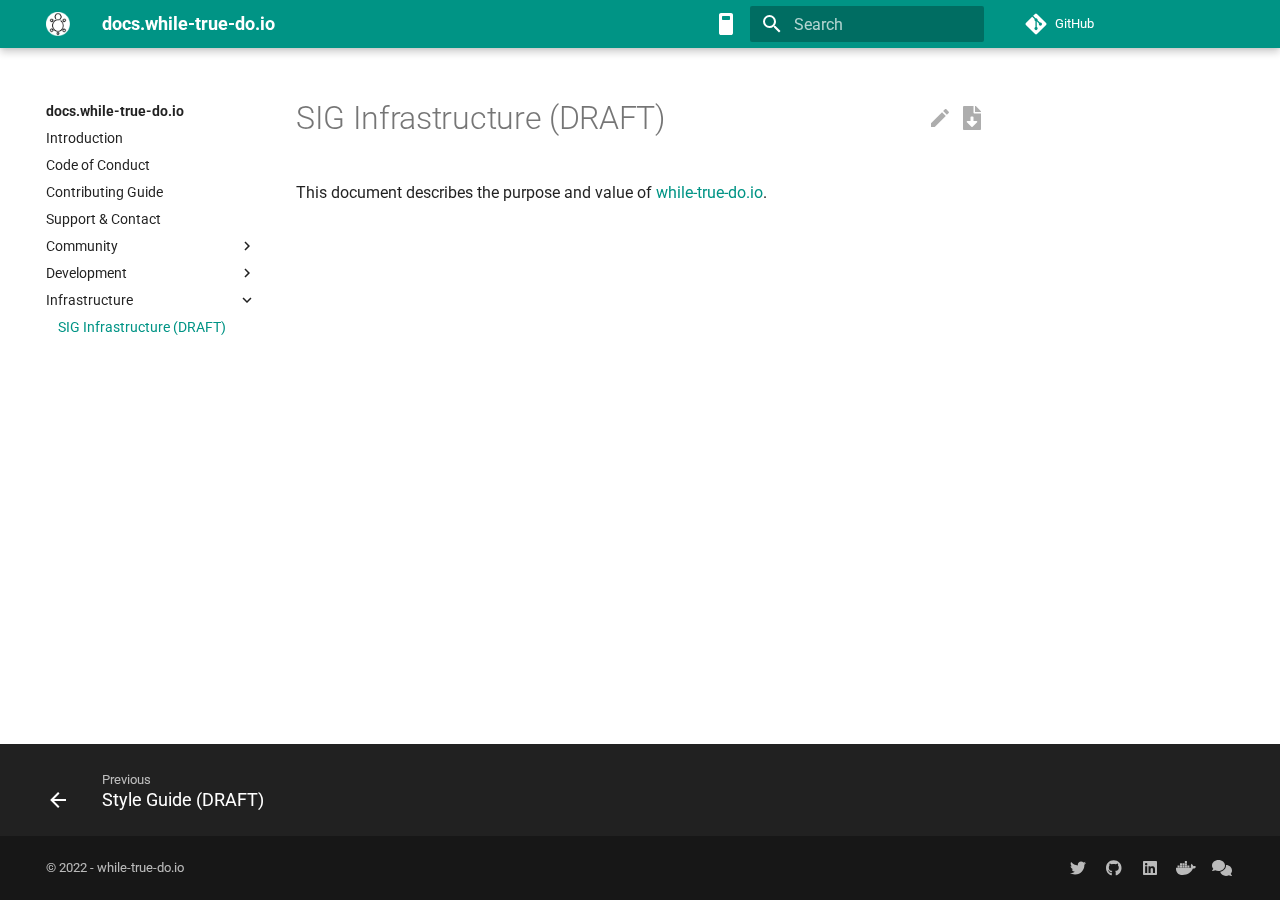
<file: infrastructure/SIG_INFRASTRUCTURE/index.html>
<!doctype html>
<html lang="en" class="no-js">
  <head>
    
      <meta charset="utf-8">
      <meta name="viewport" content="width=device-width,initial-scale=1">
      
        <meta name="description" content="while-true-do.io Documentation">
      
      
        <meta name="author" content="while-true-do.io">
      
      
        <link rel="canonical" href="https://docs.while-true-do.io/infrastructure/SIG_INFRASTRUCTURE/">
      
      <link rel="icon" href="../../assets/logo/favicon.png">
      <meta name="generator" content="mkdocs-1.3.0, mkdocs-material-8.2.15">
    
    
      
        <title>SIG Infrastructure (DRAFT) - docs.while-true-do.io</title>
      
    
    
      <link rel="stylesheet" href="../../assets/stylesheets/main.c382b1dc.min.css">
      
        
        <link rel="stylesheet" href="../../assets/stylesheets/palette.cc9b2e1e.min.css">
        
      
    
    
    
      
        
        
        <link rel="preconnect" href="https://fonts.gstatic.com" crossorigin>
        <link rel="stylesheet" href="https://fonts.googleapis.com/css?family=Roboto:300,300i,400,400i,700,700i%7CRoboto+Mono:400,400i,700,700i&display=fallback">
        <style>:root{--md-text-font:"Roboto";--md-code-font:"Roboto Mono"}</style>
      
    
    
      <link rel="stylesheet" href="../../stylesheets/extra.css">
    
    <script>__md_scope=new URL("../..",location),__md_get=(e,_=localStorage,t=__md_scope)=>JSON.parse(_.getItem(t.pathname+"."+e)),__md_set=(e,_,t=localStorage,a=__md_scope)=>{try{t.setItem(a.pathname+"."+e,JSON.stringify(_))}catch(e){}}</script>
    
      

    
    
  </head>
  
  
    
    
      
    
    
    
    
    <body dir="ltr" data-md-color-scheme="default" data-md-color-primary="teal" data-md-color-accent="">
  
    
    
      <script>var palette=__md_get("__palette");if(palette&&"object"==typeof palette.color)for(var key of Object.keys(palette.color))document.body.setAttribute("data-md-color-"+key,palette.color[key])</script>
    
    <input class="md-toggle" data-md-toggle="drawer" type="checkbox" id="__drawer" autocomplete="off">
    <input class="md-toggle" data-md-toggle="search" type="checkbox" id="__search" autocomplete="off">
    <label class="md-overlay" for="__drawer"></label>
    <div data-md-component="skip">
      
        
        <a href="#sig-infrastructure-draft" class="md-skip">
          Skip to content
        </a>
      
    </div>
    <div data-md-component="announce">
      
    </div>
    
    
      

<header class="md-header" data-md-component="header">
  <nav class="md-header__inner md-grid" aria-label="Header">
    <a href="../.." title="docs.while-true-do.io" class="md-header__button md-logo" aria-label="docs.while-true-do.io" data-md-component="logo">
      
  <img src="../../assets/logo/whiletruedoio_logo_light_round.png" alt="logo">

    </a>
    <label class="md-header__button md-icon" for="__drawer">
      <svg xmlns="http://www.w3.org/2000/svg" viewBox="0 0 24 24"><path d="M3 6h18v2H3V6m0 5h18v2H3v-2m0 5h18v2H3v-2Z"/></svg>
    </label>
    <div class="md-header__title" data-md-component="header-title">
      <div class="md-header__ellipsis">
        <div class="md-header__topic">
          <span class="md-ellipsis">
            docs.while-true-do.io
          </span>
        </div>
        <div class="md-header__topic" data-md-component="header-topic">
          <span class="md-ellipsis">
            
              SIG Infrastructure (DRAFT)
            
          </span>
        </div>
      </div>
    </div>
    
      <form class="md-header__option" data-md-component="palette">
        
          
          
          <input class="md-option" data-md-color-media="" data-md-color-scheme="default" data-md-color-primary="teal" data-md-color-accent=""  aria-label="Switch to dark mode"  type="radio" name="__palette" id="__palette_1">
          
            <label class="md-header__button md-icon" title="Switch to dark mode" for="__palette_2" hidden>
              <svg xmlns="http://www.w3.org/2000/svg" viewBox="0 0 24 24"><path d="M18.4 1.6C18 1.2 17.5 1 17 1H7c-.5 0-1 .2-1.4.6C5.2 2 5 2.5 5 3v18c0 .5.2 1 .6 1.4.4.4.9.6 1.4.6h10c.5 0 1-.2 1.4-.6.4-.4.6-.9.6-1.4V3c0-.5-.2-1-.6-1.4M16 7c0 .6-.4 1-1 1H9c-.6 0-1-.4-1-1V5c0-.6.4-1 1-1h6c.6 0 1 .4 1 1v2Z"/></svg>
            </label>
          
        
          
          
          <input class="md-option" data-md-color-media="" data-md-color-scheme="slate" data-md-color-primary="teal" data-md-color-accent=""  aria-label="Switch to light mode"  type="radio" name="__palette" id="__palette_2">
          
            <label class="md-header__button md-icon" title="Switch to light mode" for="__palette_1" hidden>
              <svg xmlns="http://www.w3.org/2000/svg" viewBox="0 0 24 24"><path d="M5.6 1.6C6 1.2 6.5 1 7 1h10c.5 0 1 .2 1.4.6.4.4.6.9.6 1.4v18c0 .5-.2 1-.6 1.4-.4.4-.9.6-1.4.6H7c-.5 0-1-.2-1.4-.6-.4-.4-.6-.9-.6-1.4V3c0-.5.2-1 .6-1.4M8 3c-.6 0-1 .4-1 1v16c0 .6.4 1 1 1h8c.6 0 1-.4 1-1V4c0-.6-.4-1-1-1H8m0 14c0-.6.4-1 1-1h6c.6 0 1 .4 1 1v2c0 .6-.4 1-1 1H9c-.6 0-1-.4-1-1v-2Z"/></svg>
            </label>
          
        
      </form>
    
    
    
      <label class="md-header__button md-icon" for="__search">
        <svg xmlns="http://www.w3.org/2000/svg" viewBox="0 0 24 24"><path d="M9.5 3A6.5 6.5 0 0 1 16 9.5c0 1.61-.59 3.09-1.56 4.23l.27.27h.79l5 5-1.5 1.5-5-5v-.79l-.27-.27A6.516 6.516 0 0 1 9.5 16 6.5 6.5 0 0 1 3 9.5 6.5 6.5 0 0 1 9.5 3m0 2C7 5 5 7 5 9.5S7 14 9.5 14 14 12 14 9.5 12 5 9.5 5Z"/></svg>
      </label>
      <div class="md-search" data-md-component="search" role="dialog">
  <label class="md-search__overlay" for="__search"></label>
  <div class="md-search__inner" role="search">
    <form class="md-search__form" name="search">
      <input type="text" class="md-search__input" name="query" aria-label="Search" placeholder="Search" autocapitalize="off" autocorrect="off" autocomplete="off" spellcheck="false" data-md-component="search-query" required>
      <label class="md-search__icon md-icon" for="__search">
        <svg xmlns="http://www.w3.org/2000/svg" viewBox="0 0 24 24"><path d="M9.5 3A6.5 6.5 0 0 1 16 9.5c0 1.61-.59 3.09-1.56 4.23l.27.27h.79l5 5-1.5 1.5-5-5v-.79l-.27-.27A6.516 6.516 0 0 1 9.5 16 6.5 6.5 0 0 1 3 9.5 6.5 6.5 0 0 1 9.5 3m0 2C7 5 5 7 5 9.5S7 14 9.5 14 14 12 14 9.5 12 5 9.5 5Z"/></svg>
        <svg xmlns="http://www.w3.org/2000/svg" viewBox="0 0 24 24"><path d="M20 11v2H8l5.5 5.5-1.42 1.42L4.16 12l7.92-7.92L13.5 5.5 8 11h12Z"/></svg>
      </label>
      <nav class="md-search__options" aria-label="Search">
        
        <button type="reset" class="md-search__icon md-icon" aria-label="Clear" tabindex="-1">
          <svg xmlns="http://www.w3.org/2000/svg" viewBox="0 0 24 24"><path d="M19 6.41 17.59 5 12 10.59 6.41 5 5 6.41 10.59 12 5 17.59 6.41 19 12 13.41 17.59 19 19 17.59 13.41 12 19 6.41Z"/></svg>
        </button>
      </nav>
      
    </form>
    <div class="md-search__output">
      <div class="md-search__scrollwrap" data-md-scrollfix>
        <div class="md-search-result" data-md-component="search-result">
          <div class="md-search-result__meta">
            Initializing search
          </div>
          <ol class="md-search-result__list"></ol>
        </div>
      </div>
    </div>
  </div>
</div>
    
    
      <div class="md-header__source">
        <a href="https://github.com/whiletruedoio/.github/" title="Go to repository" class="md-source" data-md-component="source">
  <div class="md-source__icon md-icon">
    
    <svg xmlns="http://www.w3.org/2000/svg" viewBox="0 0 448 512"><!--! Font Awesome Free 6.1.1 by @fontawesome - https://fontawesome.com License - https://fontawesome.com/license/free (Icons: CC BY 4.0, Fonts: SIL OFL 1.1, Code: MIT License) Copyright 2022 Fonticons, Inc.--><path d="M439.55 236.05 244 40.45a28.87 28.87 0 0 0-40.81 0l-40.66 40.63 51.52 51.52c27.06-9.14 52.68 16.77 43.39 43.68l49.66 49.66c34.23-11.8 61.18 31 35.47 56.69-26.49 26.49-70.21-2.87-56-37.34L240.22 199v121.85c25.3 12.54 22.26 41.85 9.08 55a34.34 34.34 0 0 1-48.55 0c-17.57-17.6-11.07-46.91 11.25-56v-123c-20.8-8.51-24.6-30.74-18.64-45L142.57 101 8.45 235.14a28.86 28.86 0 0 0 0 40.81l195.61 195.6a28.86 28.86 0 0 0 40.8 0l194.69-194.69a28.86 28.86 0 0 0 0-40.81z"/></svg>
  </div>
  <div class="md-source__repository">
    GitHub
  </div>
</a>
      </div>
    
  </nav>
  
</header>
    
    <div class="md-container" data-md-component="container">
      
      
        
          
        
      
      <main class="md-main" data-md-component="main">
        <div class="md-main__inner md-grid">
          
            
              
              <div class="md-sidebar md-sidebar--primary" data-md-component="sidebar" data-md-type="navigation" >
                <div class="md-sidebar__scrollwrap">
                  <div class="md-sidebar__inner">
                    


<nav class="md-nav md-nav--primary" aria-label="Navigation" data-md-level="0">
  <label class="md-nav__title" for="__drawer">
    <a href="../.." title="docs.while-true-do.io" class="md-nav__button md-logo" aria-label="docs.while-true-do.io" data-md-component="logo">
      
  <img src="../../assets/logo/whiletruedoio_logo_light_round.png" alt="logo">

    </a>
    docs.while-true-do.io
  </label>
  
    <div class="md-nav__source">
      <a href="https://github.com/whiletruedoio/.github/" title="Go to repository" class="md-source" data-md-component="source">
  <div class="md-source__icon md-icon">
    
    <svg xmlns="http://www.w3.org/2000/svg" viewBox="0 0 448 512"><!--! Font Awesome Free 6.1.1 by @fontawesome - https://fontawesome.com License - https://fontawesome.com/license/free (Icons: CC BY 4.0, Fonts: SIL OFL 1.1, Code: MIT License) Copyright 2022 Fonticons, Inc.--><path d="M439.55 236.05 244 40.45a28.87 28.87 0 0 0-40.81 0l-40.66 40.63 51.52 51.52c27.06-9.14 52.68 16.77 43.39 43.68l49.66 49.66c34.23-11.8 61.18 31 35.47 56.69-26.49 26.49-70.21-2.87-56-37.34L240.22 199v121.85c25.3 12.54 22.26 41.85 9.08 55a34.34 34.34 0 0 1-48.55 0c-17.57-17.6-11.07-46.91 11.25-56v-123c-20.8-8.51-24.6-30.74-18.64-45L142.57 101 8.45 235.14a28.86 28.86 0 0 0 0 40.81l195.61 195.6a28.86 28.86 0 0 0 40.8 0l194.69-194.69a28.86 28.86 0 0 0 0-40.81z"/></svg>
  </div>
  <div class="md-source__repository">
    GitHub
  </div>
</a>
    </div>
  
  <ul class="md-nav__list" data-md-scrollfix>
    
      
      
      

  
  
  
    <li class="md-nav__item">
      <a href="../.." class="md-nav__link">
        Introduction
      </a>
    </li>
  

    
      
      
      

  
  
  
    <li class="md-nav__item">
      <a href="../../CODE_OF_CONDUCT/" class="md-nav__link">
        Code of Conduct
      </a>
    </li>
  

    
      
      
      

  
  
  
    <li class="md-nav__item">
      <a href="../../CONTRIBUTING/" class="md-nav__link">
        Contributing Guide
      </a>
    </li>
  

    
      
      
      

  
  
  
    <li class="md-nav__item">
      <a href="../../SUPPORT/" class="md-nav__link">
        Support & Contact
      </a>
    </li>
  

    
      
      
      

  
  
  
    
    <li class="md-nav__item md-nav__item--nested">
      
      
        <input class="md-nav__toggle md-toggle" data-md-toggle="__nav_5" type="checkbox" id="__nav_5" >
      
      
      
      
        <label class="md-nav__link" for="__nav_5">
          Community
          <span class="md-nav__icon md-icon"></span>
        </label>
      
      <nav class="md-nav" aria-label="Community" data-md-level="1">
        <label class="md-nav__title" for="__nav_5">
          <span class="md-nav__icon md-icon"></span>
          Community
        </label>
        <ul class="md-nav__list" data-md-scrollfix>
          
            
              
  
  
  
    <li class="md-nav__item">
      <a href="../../community/ORGANIZATION/" class="md-nav__link">
        Organization
      </a>
    </li>
  

            
          
            
              
  
  
  
    <li class="md-nav__item">
      <a href="../../community/SIG_COMMUNITY/" class="md-nav__link">
        SIG Community (DRAFT)
      </a>
    </li>
  

            
          
        </ul>
      </nav>
    </li>
  

    
      
      
      

  
  
  
    
    <li class="md-nav__item md-nav__item--nested">
      
      
        <input class="md-nav__toggle md-toggle" data-md-toggle="__nav_6" type="checkbox" id="__nav_6" >
      
      
      
      
        <label class="md-nav__link" for="__nav_6">
          Development
          <span class="md-nav__icon md-icon"></span>
        </label>
      
      <nav class="md-nav" aria-label="Development" data-md-level="1">
        <label class="md-nav__title" for="__nav_6">
          <span class="md-nav__icon md-icon"></span>
          Development
        </label>
        <ul class="md-nav__list" data-md-scrollfix>
          
            
              
  
  
  
    <li class="md-nav__item">
      <a href="../../development/SIG_DEVELOPMENT/" class="md-nav__link">
        SIG Development (DRAFT)
      </a>
    </li>
  

            
          
            
              
  
  
  
    <li class="md-nav__item">
      <a href="../../development/STYLE_GUIDE/" class="md-nav__link">
        Style Guide (DRAFT)
      </a>
    </li>
  

            
          
        </ul>
      </nav>
    </li>
  

    
      
      
      

  
  
    
  
  
    
    <li class="md-nav__item md-nav__item--active md-nav__item--nested">
      
      
        <input class="md-nav__toggle md-toggle" data-md-toggle="__nav_7" type="checkbox" id="__nav_7" checked>
      
      
      
      
        <label class="md-nav__link" for="__nav_7">
          Infrastructure
          <span class="md-nav__icon md-icon"></span>
        </label>
      
      <nav class="md-nav" aria-label="Infrastructure" data-md-level="1">
        <label class="md-nav__title" for="__nav_7">
          <span class="md-nav__icon md-icon"></span>
          Infrastructure
        </label>
        <ul class="md-nav__list" data-md-scrollfix>
          
            
              
  
  
    
  
  
    <li class="md-nav__item md-nav__item--active">
      
      <input class="md-nav__toggle md-toggle" data-md-toggle="toc" type="checkbox" id="__toc">
      
      
        
      
      
      <a href="./" class="md-nav__link md-nav__link--active">
        SIG Infrastructure (DRAFT)
      </a>
      
    </li>
  

            
          
        </ul>
      </nav>
    </li>
  

    
  </ul>
</nav>
                  </div>
                </div>
              </div>
            
            
              
              <div class="md-sidebar md-sidebar--secondary" data-md-component="sidebar" data-md-type="toc" >
                <div class="md-sidebar__scrollwrap">
                  <div class="md-sidebar__inner">
                    

<nav class="md-nav md-nav--secondary" aria-label="Table of contents">
  
  
  
    
  
  
</nav>
                  </div>
                </div>
              </div>
            
          
          <div class="md-content" data-md-component="content">
            <article class="md-content__inner md-typeset"><a class="md-content__button md-icon" download href="SIG_INFRASTRUCTURE.pdf" title="PDF Export"><svg style="height: 1.2rem; width: 1.2rem;" viewBox="0 0 384 512" xmlns="http://www.w3.org/2000/svg"><path d="M224 136V0H24C10.7 0 0 10.7 0 24v464c0 13.3 10.7 24 24 24h336c13.3 0 24-10.7 24-24V160H248c-13.2 0-24-10.8-24-24zm76.45 211.36l-96.42 95.7c-6.65 6.61-17.39 6.61-24.04 0l-96.42-95.7C73.42 337.29 80.54 320 94.82 320H160v-80c0-8.84 7.16-16 16-16h32c8.84 0 16 7.16 16 16v80h65.18c14.28 0 21.4 17.29 11.27 27.36zM377 105L279.1 7c-4.5-4.5-10.6-7-17-7H256v128h128v-6.1c0-6.3-2.5-12.4-7-16.9z"></path></svg></a>
              
                
  <a href="https://github.com/whiletruedoio/.github/edit/main/docs/infrastructure/SIG_INFRASTRUCTURE.md" title="Edit this page" class="md-content__button md-icon">
    <svg xmlns="http://www.w3.org/2000/svg" viewBox="0 0 24 24"><path d="M20.71 7.04c.39-.39.39-1.04 0-1.41l-2.34-2.34c-.37-.39-1.02-.39-1.41 0l-1.84 1.83 3.75 3.75M3 17.25V21h3.75L17.81 9.93l-3.75-3.75L3 17.25Z"/></svg>
  </a>



<h1 id="sig-infrastructure-draft">SIG Infrastructure (DRAFT)</h1>
<p>This document describes the purpose and value of
<a href="https://while-true-do.io">while-true-do.io</a>.</p>

              
            </article>
          </div>
        </div>
        
          <a href="#" class="md-top md-icon" data-md-component="top" data-md-state="hidden">
            <svg xmlns="http://www.w3.org/2000/svg" viewBox="0 0 24 24"><path d="M13 20h-2V8l-5.5 5.5-1.42-1.42L12 4.16l7.92 7.92-1.42 1.42L13 8v12Z"/></svg>
            Back to top
          </a>
        
      </main>
      
        <footer class="md-footer">
  
    <nav class="md-footer__inner md-grid" aria-label="Footer">
      
        
        <a href="../../development/STYLE_GUIDE/" class="md-footer__link md-footer__link--prev" aria-label="Previous: Style Guide (DRAFT)" rel="prev">
          <div class="md-footer__button md-icon">
            <svg xmlns="http://www.w3.org/2000/svg" viewBox="0 0 24 24"><path d="M20 11v2H8l5.5 5.5-1.42 1.42L4.16 12l7.92-7.92L13.5 5.5 8 11h12Z"/></svg>
          </div>
          <div class="md-footer__title">
            <div class="md-ellipsis">
              <span class="md-footer__direction">
                Previous
              </span>
              Style Guide (DRAFT)
            </div>
          </div>
        </a>
      
      
    </nav>
  
  <div class="md-footer-meta md-typeset">
    <div class="md-footer-meta__inner md-grid">
      <div class="md-copyright">
  
    <div class="md-copyright__highlight">
      &copy 2022 - while-true-do.io
    </div>
  
  
</div>
      
        <div class="md-social">
  
    
    
    <a href="https://twitter.com/whiletruedoio" target="_blank" rel="noopener" title="while-true-do.io on Twitter" class="md-social__link">
      <svg xmlns="http://www.w3.org/2000/svg" viewBox="0 0 512 512"><!--! Font Awesome Free 6.1.1 by @fontawesome - https://fontawesome.com License - https://fontawesome.com/license/free (Icons: CC BY 4.0, Fonts: SIL OFL 1.1, Code: MIT License) Copyright 2022 Fonticons, Inc.--><path d="M459.37 151.716c.325 4.548.325 9.097.325 13.645 0 138.72-105.583 298.558-298.558 298.558-59.452 0-114.68-17.219-161.137-47.106 8.447.974 16.568 1.299 25.34 1.299 49.055 0 94.213-16.568 130.274-44.832-46.132-.975-84.792-31.188-98.112-72.772 6.498.974 12.995 1.624 19.818 1.624 9.421 0 18.843-1.3 27.614-3.573-48.081-9.747-84.143-51.98-84.143-102.985v-1.299c13.969 7.797 30.214 12.67 47.431 13.319-28.264-18.843-46.781-51.005-46.781-87.391 0-19.492 5.197-37.36 14.294-52.954 51.655 63.675 129.3 105.258 216.365 109.807-1.624-7.797-2.599-15.918-2.599-24.04 0-57.828 46.782-104.934 104.934-104.934 30.213 0 57.502 12.67 76.67 33.137 23.715-4.548 46.456-13.32 66.599-25.34-7.798 24.366-24.366 44.833-46.132 57.827 21.117-2.273 41.584-8.122 60.426-16.243-14.292 20.791-32.161 39.308-52.628 54.253z"/></svg>
    </a>
  
    
    
    <a href="https://github.com/whiletruedoio" target="_blank" rel="noopener" title="while-true-do.io on GitHub" class="md-social__link">
      <svg xmlns="http://www.w3.org/2000/svg" viewBox="0 0 496 512"><!--! Font Awesome Free 6.1.1 by @fontawesome - https://fontawesome.com License - https://fontawesome.com/license/free (Icons: CC BY 4.0, Fonts: SIL OFL 1.1, Code: MIT License) Copyright 2022 Fonticons, Inc.--><path d="M165.9 397.4c0 2-2.3 3.6-5.2 3.6-3.3.3-5.6-1.3-5.6-3.6 0-2 2.3-3.6 5.2-3.6 3-.3 5.6 1.3 5.6 3.6zm-31.1-4.5c-.7 2 1.3 4.3 4.3 4.9 2.6 1 5.6 0 6.2-2s-1.3-4.3-4.3-5.2c-2.6-.7-5.5.3-6.2 2.3zm44.2-1.7c-2.9.7-4.9 2.6-4.6 4.9.3 2 2.9 3.3 5.9 2.6 2.9-.7 4.9-2.6 4.6-4.6-.3-1.9-3-3.2-5.9-2.9zM244.8 8C106.1 8 0 113.3 0 252c0 110.9 69.8 205.8 169.5 239.2 12.8 2.3 17.3-5.6 17.3-12.1 0-6.2-.3-40.4-.3-61.4 0 0-70 15-84.7-29.8 0 0-11.4-29.1-27.8-36.6 0 0-22.9-15.7 1.6-15.4 0 0 24.9 2 38.6 25.8 21.9 38.6 58.6 27.5 72.9 20.9 2.3-16 8.8-27.1 16-33.7-55.9-6.2-112.3-14.3-112.3-110.5 0-27.5 7.6-41.3 23.6-58.9-2.6-6.5-11.1-33.3 2.6-67.9 20.9-6.5 69 27 69 27 20-5.6 41.5-8.5 62.8-8.5s42.8 2.9 62.8 8.5c0 0 48.1-33.6 69-27 13.7 34.7 5.2 61.4 2.6 67.9 16 17.7 25.8 31.5 25.8 58.9 0 96.5-58.9 104.2-114.8 110.5 9.2 7.9 17 22.9 17 46.4 0 33.7-.3 75.4-.3 83.6 0 6.5 4.6 14.4 17.3 12.1C428.2 457.8 496 362.9 496 252 496 113.3 383.5 8 244.8 8zM97.2 352.9c-1.3 1-1 3.3.7 5.2 1.6 1.6 3.9 2.3 5.2 1 1.3-1 1-3.3-.7-5.2-1.6-1.6-3.9-2.3-5.2-1zm-10.8-8.1c-.7 1.3.3 2.9 2.3 3.9 1.6 1 3.6.7 4.3-.7.7-1.3-.3-2.9-2.3-3.9-2-.6-3.6-.3-4.3.7zm32.4 35.6c-1.6 1.3-1 4.3 1.3 6.2 2.3 2.3 5.2 2.6 6.5 1 1.3-1.3.7-4.3-1.3-6.2-2.2-2.3-5.2-2.6-6.5-1zm-11.4-14.7c-1.6 1-1.6 3.6 0 5.9 1.6 2.3 4.3 3.3 5.6 2.3 1.6-1.3 1.6-3.9 0-6.2-1.4-2.3-4-3.3-5.6-2z"/></svg>
    </a>
  
    
    
    <a href="https://www.linkedin.com/company/whiletruedoio" target="_blank" rel="noopener" title="while-true-do.io on LinkedIn" class="md-social__link">
      <svg xmlns="http://www.w3.org/2000/svg" viewBox="0 0 448 512"><!--! Font Awesome Free 6.1.1 by @fontawesome - https://fontawesome.com License - https://fontawesome.com/license/free (Icons: CC BY 4.0, Fonts: SIL OFL 1.1, Code: MIT License) Copyright 2022 Fonticons, Inc.--><path d="M416 32H31.9C14.3 32 0 46.5 0 64.3v383.4C0 465.5 14.3 480 31.9 480H416c17.6 0 32-14.5 32-32.3V64.3c0-17.8-14.4-32.3-32-32.3zM135.4 416H69V202.2h66.5V416zm-33.2-243c-21.3 0-38.5-17.3-38.5-38.5S80.9 96 102.2 96c21.2 0 38.5 17.3 38.5 38.5 0 21.3-17.2 38.5-38.5 38.5zm282.1 243h-66.4V312c0-24.8-.5-56.7-34.5-56.7-34.6 0-39.9 27-39.9 54.9V416h-66.4V202.2h63.7v29.2h.9c8.9-16.8 30.6-34.5 62.9-34.5 67.2 0 79.7 44.3 79.7 101.9V416z"/></svg>
    </a>
  
    
    
    <a href="https://hub.docker.com/u/whiletruedoio" target="_blank" rel="noopener" title="while-true-do.io on Docker Hub" class="md-social__link">
      <svg xmlns="http://www.w3.org/2000/svg" viewBox="0 0 640 512"><!--! Font Awesome Free 6.1.1 by @fontawesome - https://fontawesome.com License - https://fontawesome.com/license/free (Icons: CC BY 4.0, Fonts: SIL OFL 1.1, Code: MIT License) Copyright 2022 Fonticons, Inc.--><path d="M349.9 236.3h-66.1v-59.4h66.1v59.4zm0-204.3h-66.1v60.7h66.1V32zm78.2 144.8H362v59.4h66.1v-59.4zm-156.3-72.1h-66.1v60.1h66.1v-60.1zm78.1 0h-66.1v60.1h66.1v-60.1zm276.8 100c-14.4-9.7-47.6-13.2-73.1-8.4-3.3-24-16.7-44.9-41.1-63.7l-14-9.3-9.3 14c-18.4 27.8-23.4 73.6-3.7 103.8-8.7 4.7-25.8 11.1-48.4 10.7H2.4c-8.7 50.8 5.8 116.8 44 162.1 37.1 43.9 92.7 66.2 165.4 66.2 157.4 0 273.9-72.5 328.4-204.2 21.4.4 67.6.1 91.3-45.2 1.5-2.5 6.6-13.2 8.5-17.1l-13.3-8.9zm-511.1-27.9h-66v59.4h66.1v-59.4zm78.1 0h-66.1v59.4h66.1v-59.4zm78.1 0h-66.1v59.4h66.1v-59.4zm-78.1-72.1h-66.1v60.1h66.1v-60.1z"/></svg>
    </a>
  
    
    
    <a href="https://matrix.to/#/#whiletruedoio-community:matrix.org" target="_blank" rel="noopener" title="while-true-do.io on Matrix" class="md-social__link">
      <svg xmlns="http://www.w3.org/2000/svg" viewBox="0 0 640 512"><!--! Font Awesome Free 6.1.1 by @fontawesome - https://fontawesome.com License - https://fontawesome.com/license/free (Icons: CC BY 4.0, Fonts: SIL OFL 1.1, Code: MIT License) Copyright 2022 Fonticons, Inc.--><path d="M416 176C416 78.8 322.9 0 208 0S0 78.8 0 176c0 39.57 15.62 75.96 41.67 105.4-16.39 32.76-39.23 57.32-39.59 57.68-2.1 2.205-2.67 5.475-1.441 8.354C1.9 350.3 4.602 352 7.66 352c38.35 0 70.76-11.12 95.74-24.04C134.2 343.1 169.8 352 208 352c114.9 0 208-78.8 208-176zm183.6 267.7C624.8 413.9 640 376.6 640 336c0-97.2-86-176-192-176-.315 0-.62.041-.934.043C447.5 165.3 448 170.6 448 176c0 98.62-79.68 181.2-186.1 202.5C282.7 455.1 357.1 512 448 512c33.69 0 65.32-8.008 92.85-21.98C565.2 502 596.1 512 632.3 512c3.059 0 5.76-1.725 7.02-4.605 1.229-2.879.658-6.148-1.441-8.354C637.6 498.7 615.9 475.3 599.6 443.7z"/></svg>
    </a>
  
</div>
      
    </div>
  </div>
</footer>
      
    </div>
    <div class="md-dialog" data-md-component="dialog">
      <div class="md-dialog__inner md-typeset"></div>
    </div>
    <script id="__config" type="application/json">{"base": "../..", "features": ["navigation.instant", "navigation.tracking", "navigation.top"], "search": "../../assets/javascripts/workers/search.2a1c317c.min.js", "translations": {"clipboard.copied": "Copied to clipboard", "clipboard.copy": "Copy to clipboard", "search.config.lang": "en", "search.config.pipeline": "trimmer, stopWordFilter", "search.config.separator": "[\\s\\-]+", "search.placeholder": "Search", "search.result.more.one": "1 more on this page", "search.result.more.other": "# more on this page", "search.result.none": "No matching documents", "search.result.one": "1 matching document", "search.result.other": "# matching documents", "search.result.placeholder": "Type to start searching", "search.result.term.missing": "Missing", "select.version.title": "Select version"}}</script>
    
    
      <script src="../../assets/javascripts/bundle.a6c66575.min.js"></script>
      
    
  </body>
</html>
</file>
<file: stylesheets/extra.css>
[data-md-color-scheme="whiletruedoio"] {
  --md-primary-fg-color: #0a9c9c;
  --md-primary-fg-color--light: #0a9c9c;
  --md-primary-fg-color--dark:  #0a9c9c;
}
[data-md-color-scheme="whiletruedoio-dark"] {
  --md-primary-fg-color: #0a9c9c;
  --md-primary-fg-color--light: #0a9c9c;
  --md-primary-fg-color--dark:  #0a9c9c;
  --md-hue: 210;
}
</file>
<file: assets/stylesheets/main.c382b1dc.min.css>
@charset "UTF-8";html{-webkit-text-size-adjust:none;-moz-text-size-adjust:none;-ms-text-size-adjust:none;text-size-adjust:none;box-sizing:border-box}*,:after,:before{box-sizing:inherit}@media (prefers-reduced-motion){*,:after,:before{transition:none!important}}body{margin:0}a,button,input,label{-webkit-tap-highlight-color:transparent}a{color:inherit;text-decoration:none}hr{border:0;box-sizing:initial;display:block;height:.05rem;overflow:visible;padding:0}small{font-size:80%}sub,sup{line-height:1em}img{border-style:none}table{border-collapse:initial;border-spacing:0}td,th{font-weight:400;vertical-align:top}button{background:transparent;border:0;font-family:inherit;font-size:inherit;margin:0;padding:0}input{border:0;outline:none}:root{--md-default-fg-color:rgba(0,0,0,.87);--md-default-fg-color--light:rgba(0,0,0,.54);--md-default-fg-color--lighter:rgba(0,0,0,.32);--md-default-fg-color--lightest:rgba(0,0,0,.07);--md-default-bg-color:#fff;--md-default-bg-color--light:hsla(0,0%,100%,.7);--md-default-bg-color--lighter:hsla(0,0%,100%,.3);--md-default-bg-color--lightest:hsla(0,0%,100%,.12);--md-primary-fg-color:#4051b5;--md-primary-fg-color--light:#5d6cc0;--md-primary-fg-color--dark:#303fa1;--md-primary-bg-color:#fff;--md-primary-bg-color--light:hsla(0,0%,100%,.7);--md-accent-fg-color:#526cfe;--md-accent-fg-color--transparent:rgba(82,108,254,.1);--md-accent-bg-color:#fff;--md-accent-bg-color--light:hsla(0,0%,100%,.7);--md-shadow-z1:0 0.2rem 0.5rem rgba(0,0,0,.05),0 0 0.05rem rgba(0,0,0,.1);--md-shadow-z2:0 0.2rem 0.5rem rgba(0,0,0,.1),0 0 0.05rem rgba(0,0,0,.25);--md-shadow-z3:0 0.2rem 0.5rem rgba(0,0,0,.2),0 0 0.05rem rgba(0,0,0,.35)}:root>*{--md-code-fg-color:#36464e;--md-code-bg-color:#f5f5f5;--md-code-hl-color:rgba(255,255,0,.5);--md-code-hl-number-color:#d52a2a;--md-code-hl-special-color:#db1457;--md-code-hl-function-color:#a846b9;--md-code-hl-constant-color:#6e59d9;--md-code-hl-keyword-color:#3f6ec6;--md-code-hl-string-color:#1c7d4d;--md-code-hl-name-color:var(--md-code-fg-color);--md-code-hl-operator-color:var(--md-default-fg-color--light);--md-code-hl-punctuation-color:var(--md-default-fg-color--light);--md-code-hl-comment-color:var(--md-default-fg-color--light);--md-code-hl-generic-color:var(--md-default-fg-color--light);--md-code-hl-variable-color:var(--md-default-fg-color--light);--md-typeset-color:var(--md-default-fg-color);--md-typeset-a-color:var(--md-primary-fg-color);--md-typeset-mark-color:rgba(255,255,0,.5);--md-typeset-del-color:rgba(245,80,61,.15);--md-typeset-ins-color:rgba(11,213,112,.15);--md-typeset-kbd-color:#fafafa;--md-typeset-kbd-accent-color:#fff;--md-typeset-kbd-border-color:#b8b8b8;--md-typeset-table-color:rgba(0,0,0,.12);--md-admonition-fg-color:var(--md-default-fg-color);--md-admonition-bg-color:var(--md-default-bg-color);--md-footer-fg-color:#fff;--md-footer-fg-color--light:hsla(0,0%,100%,.7);--md-footer-fg-color--lighter:hsla(0,0%,100%,.3);--md-footer-bg-color:rgba(0,0,0,.87);--md-footer-bg-color--dark:rgba(0,0,0,.32)}.md-icon svg{fill:currentcolor;display:block;height:1.2rem;width:1.2rem}body{-webkit-font-smoothing:antialiased;-moz-osx-font-smoothing:grayscale;--md-text-font-family:var(--md-text-font,_),-apple-system,BlinkMacSystemFont,Helvetica,Arial,sans-serif;--md-code-font-family:var(--md-code-font,_),SFMono-Regular,Consolas,Menlo,monospace}body,input{font-feature-settings:"kern","liga";font-family:var(--md-text-font-family)}body,code,input,kbd,pre{color:var(--md-typeset-color)}code,kbd,pre{font-feature-settings:"kern";font-family:var(--md-code-font-family)}:root{--md-typeset-table-sort-icon:url('data:image/svg+xml;charset=utf-8,<svg xmlns="http://www.w3.org/2000/svg" viewBox="0 0 24 24"><path d="m18 21-4-4h3V7h-3l4-4 4 4h-3v10h3M2 19v-2h10v2M2 13v-2h7v2M2 7V5h4v2H2Z"/></svg>');--md-typeset-table-sort-icon--asc:url('data:image/svg+xml;charset=utf-8,<svg xmlns="http://www.w3.org/2000/svg" viewBox="0 0 24 24"><path d="M19 17h3l-4 4-4-4h3V3h2M2 17h10v2H2M6 5v2H2V5m0 6h7v2H2v-2Z"/></svg>');--md-typeset-table-sort-icon--desc:url('data:image/svg+xml;charset=utf-8,<svg xmlns="http://www.w3.org/2000/svg" viewBox="0 0 24 24"><path d="M19 7h3l-4-4-4 4h3v14h2M2 17h10v2H2M6 5v2H2V5m0 6h7v2H2v-2Z"/></svg>')}.md-typeset{-webkit-print-color-adjust:exact;color-adjust:exact;font-size:.8rem;line-height:1.6}@media print{.md-typeset{font-size:.68rem}}.md-typeset blockquote,.md-typeset dl,.md-typeset figure,.md-typeset ol,.md-typeset pre,.md-typeset ul{margin-bottom:1em;margin-top:1em}.md-typeset h1{color:var(--md-default-fg-color--light);font-size:2em;line-height:1.3;margin:0 0 1.25em}.md-typeset h1,.md-typeset h2{font-weight:300;letter-spacing:-.01em}.md-typeset h2{font-size:1.5625em;line-height:1.4;margin:1.6em 0 .64em}.md-typeset h3{font-size:1.25em;font-weight:400;letter-spacing:-.01em;line-height:1.5;margin:1.6em 0 .8em}.md-typeset h2+h3{margin-top:.8em}.md-typeset h4{font-weight:700;letter-spacing:-.01em;margin:1em 0}.md-typeset h5,.md-typeset h6{color:var(--md-default-fg-color--light);font-size:.8em;font-weight:700;letter-spacing:-.01em;margin:1.25em 0}.md-typeset h5{text-transform:uppercase}.md-typeset hr{border-bottom:.05rem solid var(--md-default-fg-color--lightest);display:flow-root;margin:1.5em 0}.md-typeset a{color:var(--md-typeset-a-color);word-break:break-word}.md-typeset a,.md-typeset a:before{transition:color 125ms}.md-typeset a:focus,.md-typeset a:hover{color:var(--md-accent-fg-color)}.md-typeset a:focus code,.md-typeset a:hover code{background-color:var(--md-accent-fg-color--transparent)}.md-typeset a code{color:currentcolor;transition:background-color 125ms}.md-typeset a.focus-visible{outline-color:var(--md-accent-fg-color);outline-offset:.2rem}.md-typeset code,.md-typeset kbd,.md-typeset pre{color:var(--md-code-fg-color);direction:ltr}@media print{.md-typeset code,.md-typeset kbd,.md-typeset pre{white-space:pre-wrap}}.md-typeset code{background-color:var(--md-code-bg-color);border-radius:.1rem;-webkit-box-decoration-break:clone;box-decoration-break:clone;font-size:.85em;padding:0 .2941176471em;word-break:break-word}.md-typeset code:not(.focus-visible){-webkit-tap-highlight-color:transparent;outline:none}.md-typeset pre{display:flow-root;line-height:1.4;position:relative}.md-typeset pre>code{-webkit-box-decoration-break:slice;box-decoration-break:slice;box-shadow:none;display:block;margin:0;outline-color:var(--md-accent-fg-color);overflow:auto;padding:.7720588235em 1.1764705882em;scrollbar-color:var(--md-default-fg-color--lighter) transparent;scrollbar-width:thin;touch-action:auto;word-break:normal}.md-typeset pre>code:hover{scrollbar-color:var(--md-accent-fg-color) transparent}.md-typeset pre>code::-webkit-scrollbar{height:.2rem;width:.2rem}.md-typeset pre>code::-webkit-scrollbar-thumb{background-color:var(--md-default-fg-color--lighter)}.md-typeset pre>code::-webkit-scrollbar-thumb:hover{background-color:var(--md-accent-fg-color)}.md-typeset kbd{background-color:var(--md-typeset-kbd-color);border-radius:.1rem;box-shadow:0 .1rem 0 .05rem var(--md-typeset-kbd-border-color),0 .1rem 0 var(--md-typeset-kbd-border-color),0 -.1rem .2rem var(--md-typeset-kbd-accent-color) inset;color:var(--md-default-fg-color);display:inline-block;font-size:.75em;padding:0 .6666666667em;vertical-align:text-top;word-break:break-word}.md-typeset mark{background-color:var(--md-typeset-mark-color);-webkit-box-decoration-break:clone;box-decoration-break:clone;color:inherit;word-break:break-word}.md-typeset abbr{border-bottom:.05rem dotted var(--md-default-fg-color--light);cursor:help;text-decoration:none}@media (hover:none){.md-typeset abbr{position:relative}.md-typeset abbr[title]:-webkit-any(:focus,:hover):after{background-color:var(--md-default-fg-color);border-radius:.1rem;box-shadow:var(--md-shadow-z3);color:var(--md-default-bg-color);content:attr(title);display:inline-block;font-size:.7rem;margin-top:2em;max-width:80%;min-width:-webkit-max-content;min-width:max-content;padding:.2rem .3rem;position:absolute;width:auto}.md-typeset abbr[title]:-moz-any(:focus,:hover):after{background-color:var(--md-default-fg-color);border-radius:.1rem;box-shadow:var(--md-shadow-z3);color:var(--md-default-bg-color);content:attr(title);display:inline-block;font-size:.7rem;margin-top:2em;max-width:80%;min-width:-moz-max-content;min-width:max-content;padding:.2rem .3rem;position:absolute;width:auto}[dir=ltr] .md-typeset abbr[title]:-webkit-any(:focus,:hover):after{left:0}[dir=ltr] .md-typeset abbr[title]:-moz-any(:focus,:hover):after{left:0}[dir=ltr] .md-typeset abbr[title]:is(:focus,:hover):after{left:0}[dir=rtl] .md-typeset abbr[title]:-webkit-any(:focus,:hover):after{right:0}[dir=rtl] .md-typeset abbr[title]:-moz-any(:focus,:hover):after{right:0}[dir=rtl] .md-typeset abbr[title]:is(:focus,:hover):after{right:0}.md-typeset abbr[title]:is(:focus,:hover):after{background-color:var(--md-default-fg-color);border-radius:.1rem;box-shadow:var(--md-shadow-z3);color:var(--md-default-bg-color);content:attr(title);display:inline-block;font-size:.7rem;margin-top:2em;max-width:80%;min-width:-webkit-max-content;min-width:-moz-max-content;min-width:max-content;padding:.2rem .3rem;position:absolute;width:auto}}.md-typeset small{opacity:.75}[dir=ltr] .md-typeset sub,[dir=ltr] .md-typeset sup{margin-left:.078125em}[dir=rtl] .md-typeset sub,[dir=rtl] .md-typeset sup{margin-right:.078125em}[dir=ltr] .md-typeset blockquote{padding-left:.6rem}[dir=rtl] .md-typeset blockquote{padding-right:.6rem}[dir=ltr] .md-typeset blockquote{border-left:.2rem solid var(--md-default-fg-color--lighter)}[dir=rtl] .md-typeset blockquote{border-right:.2rem solid var(--md-default-fg-color--lighter)}.md-typeset blockquote{color:var(--md-default-fg-color--light);margin-left:0;margin-right:0}.md-typeset ul{list-style-type:disc}[dir=ltr] .md-typeset ol,[dir=ltr] .md-typeset ul{margin-left:.625em}[dir=rtl] .md-typeset ol,[dir=rtl] .md-typeset ul{margin-right:.625em}.md-typeset ol,.md-typeset ul{padding:0}.md-typeset ol:not([hidden]),.md-typeset ul:not([hidden]){display:flow-root}.md-typeset ol ol,.md-typeset ul ol{list-style-type:lower-alpha}.md-typeset ol ol ol,.md-typeset ul ol ol{list-style-type:lower-roman}[dir=ltr] .md-typeset ol li,[dir=ltr] .md-typeset ul li{margin-left:1.25em}[dir=rtl] .md-typeset ol li,[dir=rtl] .md-typeset ul li{margin-right:1.25em}.md-typeset ol li,.md-typeset ul li{margin-bottom:.5em}.md-typeset ol li blockquote,.md-typeset ol li p,.md-typeset ul li blockquote,.md-typeset ul li p{margin:.5em 0}.md-typeset ol li:last-child,.md-typeset ul li:last-child{margin-bottom:0}.md-typeset ol li :-webkit-any(ul,ol),.md-typeset ul li :-webkit-any(ul,ol){margin-bottom:.5em;margin-top:.5em}.md-typeset ol li :-moz-any(ul,ol),.md-typeset ul li :-moz-any(ul,ol){margin-bottom:.5em;margin-top:.5em}[dir=ltr] .md-typeset ol li :-webkit-any(ul,ol),[dir=ltr] .md-typeset ul li :-webkit-any(ul,ol){margin-left:.625em}[dir=ltr] .md-typeset ol li :-moz-any(ul,ol),[dir=ltr] .md-typeset ul li :-moz-any(ul,ol){margin-left:.625em}[dir=ltr] .md-typeset ol li :is(ul,ol),[dir=ltr] .md-typeset ul li :is(ul,ol){margin-left:.625em}[dir=rtl] .md-typeset ol li :-webkit-any(ul,ol),[dir=rtl] .md-typeset ul li :-webkit-any(ul,ol){margin-right:.625em}[dir=rtl] .md-typeset ol li :-moz-any(ul,ol),[dir=rtl] .md-typeset ul li :-moz-any(ul,ol){margin-right:.625em}[dir=rtl] .md-typeset ol li :is(ul,ol),[dir=rtl] .md-typeset ul li :is(ul,ol){margin-right:.625em}.md-typeset ol li :is(ul,ol),.md-typeset ul li :is(ul,ol){margin-bottom:.5em;margin-top:.5em}[dir=ltr] .md-typeset dd{margin-left:1.875em}[dir=rtl] .md-typeset dd{margin-right:1.875em}.md-typeset dd{margin-bottom:1.5em;margin-top:1em}.md-typeset img,.md-typeset svg{height:auto;max-width:100%}.md-typeset img[align=left],.md-typeset svg[align=left]{margin:1em 1em 1em 0}.md-typeset img[align=right],.md-typeset svg[align=right]{margin:1em 0 1em 1em}.md-typeset img[align]:only-child,.md-typeset svg[align]:only-child{margin-top:0}.md-typeset img[src$="#gh-dark-mode-only"],.md-typeset img[src$="#only-dark"]{display:none}.md-typeset figure{display:flow-root;margin:1em auto;max-width:100%;text-align:center;width:-webkit-fit-content;width:-moz-fit-content;width:fit-content}.md-typeset figure img{display:block}.md-typeset figcaption{font-style:italic;margin:1em auto;max-width:24rem}.md-typeset iframe{max-width:100%}.md-typeset table:not([class]){background-color:var(--md-default-bg-color);border:.05rem solid var(--md-typeset-table-color);border-radius:.1rem;display:inline-block;font-size:.64rem;max-width:100%;overflow:auto;touch-action:auto}@media print{.md-typeset table:not([class]){display:table}}.md-typeset table:not([class])+*{margin-top:1.5em}.md-typeset table:not([class]) :-webkit-any(th,td)>:first-child{margin-top:0}.md-typeset table:not([class]) :-moz-any(th,td)>:first-child{margin-top:0}.md-typeset table:not([class]) :is(th,td)>:first-child{margin-top:0}.md-typeset table:not([class]) :-webkit-any(th,td)>:last-child{margin-bottom:0}.md-typeset table:not([class]) :-moz-any(th,td)>:last-child{margin-bottom:0}.md-typeset table:not([class]) :is(th,td)>:last-child{margin-bottom:0}.md-typeset table:not([class]) :-webkit-any(th,td):not([align]){text-align:left}.md-typeset table:not([class]) :-moz-any(th,td):not([align]){text-align:left}.md-typeset table:not([class]) :is(th,td):not([align]){text-align:left}[dir=rtl] .md-typeset table:not([class]) :-webkit-any(th,td):not([align]){text-align:right}[dir=rtl] .md-typeset table:not([class]) :-moz-any(th,td):not([align]){text-align:right}[dir=rtl] .md-typeset table:not([class]) :is(th,td):not([align]){text-align:right}.md-typeset table:not([class]) th{font-weight:700;min-width:5rem;padding:.9375em 1.25em;vertical-align:top}.md-typeset table:not([class]) th a{color:inherit}.md-typeset table:not([class]) td{border-top:.05rem solid var(--md-typeset-table-color);padding:.9375em 1.25em;vertical-align:top}.md-typeset table:not([class]) tbody tr{transition:background-color 125ms}.md-typeset table:not([class]) tbody tr:hover{background-color:rgba(0,0,0,.035);box-shadow:0 .05rem 0 var(--md-default-bg-color) inset}.md-typeset table:not([class]) a{word-break:normal}.md-typeset table th[role=columnheader]{cursor:pointer}[dir=ltr] .md-typeset table th[role=columnheader]:after{margin-left:.5em}[dir=rtl] .md-typeset table th[role=columnheader]:after{margin-right:.5em}.md-typeset table th[role=columnheader]:after{content:"";display:inline-block;height:1.2em;-webkit-mask-image:var(--md-typeset-table-sort-icon);mask-image:var(--md-typeset-table-sort-icon);-webkit-mask-repeat:no-repeat;mask-repeat:no-repeat;-webkit-mask-size:contain;mask-size:contain;transition:background-color 125ms;vertical-align:text-bottom;width:1.2em}.md-typeset table th[role=columnheader]:hover:after{background-color:var(--md-default-fg-color--lighter)}.md-typeset table th[role=columnheader][aria-sort=ascending]:after{background-color:var(--md-default-fg-color--light);-webkit-mask-image:var(--md-typeset-table-sort-icon--asc);mask-image:var(--md-typeset-table-sort-icon--asc)}.md-typeset table th[role=columnheader][aria-sort=descending]:after{background-color:var(--md-default-fg-color--light);-webkit-mask-image:var(--md-typeset-table-sort-icon--desc);mask-image:var(--md-typeset-table-sort-icon--desc)}.md-typeset__scrollwrap{margin:1em -.8rem;overflow-x:auto;touch-action:auto}.md-typeset__table{display:inline-block;margin-bottom:.5em;padding:0 .8rem}@media print{.md-typeset__table{display:block}}html .md-typeset__table table{display:table;margin:0;overflow:hidden;width:100%}@media screen and (max-width:44.9375em){.md-content__inner>pre{margin:1em -.8rem}.md-content__inner>pre code{border-radius:0}}.md-banner{background-color:var(--md-footer-bg-color);color:var(--md-footer-fg-color);overflow:auto}@media print{.md-banner{display:none}}.md-banner--warning{background:var(--md-typeset-mark-color);color:var(--md-default-fg-color)}.md-banner__inner{font-size:.7rem;margin:.6rem auto;padding:0 .8rem}html{font-size:125%;height:100%;overflow-x:hidden}@media screen and (min-width:100em){html{font-size:137.5%}}@media screen and (min-width:125em){html{font-size:150%}}body{background-color:var(--md-default-bg-color);display:flex;flex-direction:column;font-size:.5rem;min-height:100%;position:relative;width:100%}@media print{body{display:block}}@media screen and (max-width:59.9375em){body[data-md-state=lock]{position:fixed}}.md-grid{margin-left:auto;margin-right:auto;max-width:61rem}.md-container{display:flex;flex-direction:column;flex-grow:1}@media print{.md-container{display:block}}.md-main{flex-grow:1}.md-main__inner{display:flex;height:100%;margin-top:1.5rem}.md-ellipsis{overflow:hidden;text-overflow:ellipsis;white-space:nowrap}.md-toggle{display:none}.md-option{height:0;opacity:0;position:absolute;width:0}.md-option:checked+label:not([hidden]){display:block}.md-option.focus-visible+label{outline-color:var(--md-accent-fg-color);outline-style:auto}.md-skip{background-color:var(--md-default-fg-color);border-radius:.1rem;color:var(--md-default-bg-color);font-size:.64rem;margin:.5rem;opacity:0;outline-color:var(--md-accent-fg-color);padding:.3rem .5rem;position:fixed;transform:translateY(.4rem);z-index:-1}.md-skip:focus{opacity:1;transform:translateY(0);transition:transform .25s cubic-bezier(.4,0,.2,1),opacity 175ms 75ms;z-index:10}@page{margin:25mm}:root{--md-clipboard-icon:url('data:image/svg+xml;charset=utf-8,<svg xmlns="http://www.w3.org/2000/svg" viewBox="0 0 24 24"><path d="M19 21H8V7h11m0-2H8a2 2 0 0 0-2 2v14a2 2 0 0 0 2 2h11a2 2 0 0 0 2-2V7a2 2 0 0 0-2-2m-3-4H4a2 2 0 0 0-2 2v14h2V3h12V1Z"/></svg>')}.md-clipboard{border-radius:.1rem;color:var(--md-default-fg-color--lightest);cursor:pointer;height:1.5em;outline-color:var(--md-accent-fg-color);outline-offset:.1rem;position:absolute;right:.5em;top:.5em;transition:color .25s;width:1.5em;z-index:1}@media print{.md-clipboard{display:none}}.md-clipboard:not(.focus-visible){-webkit-tap-highlight-color:transparent;outline:none}:hover>.md-clipboard{color:var(--md-default-fg-color--light)}.md-clipboard:-webkit-any(:focus,:hover){color:var(--md-accent-fg-color)}.md-clipboard:-moz-any(:focus,:hover){color:var(--md-accent-fg-color)}.md-clipboard:is(:focus,:hover){color:var(--md-accent-fg-color)}.md-clipboard:after{background-color:currentcolor;content:"";display:block;height:1.125em;margin:0 auto;-webkit-mask-image:var(--md-clipboard-icon);mask-image:var(--md-clipboard-icon);-webkit-mask-repeat:no-repeat;mask-repeat:no-repeat;-webkit-mask-size:contain;mask-size:contain;width:1.125em}.md-clipboard--inline{cursor:pointer}.md-clipboard--inline code{transition:color .25s,background-color .25s}.md-clipboard--inline:-webkit-any(:focus,:hover) code{background-color:var(--md-accent-fg-color--transparent);color:var(--md-accent-fg-color)}.md-clipboard--inline:-moz-any(:focus,:hover) code{background-color:var(--md-accent-fg-color--transparent);color:var(--md-accent-fg-color)}.md-clipboard--inline:is(:focus,:hover) code{background-color:var(--md-accent-fg-color--transparent);color:var(--md-accent-fg-color)}.md-content{flex-grow:1;min-width:0}.md-content__inner{margin:0 .8rem 1.2rem;padding-top:.6rem}@media screen and (min-width:76.25em){[dir=ltr] .md-sidebar--primary:not([hidden])~.md-content>.md-content__inner{margin-left:1.2rem}[dir=ltr] .md-sidebar--secondary:not([hidden])~.md-content>.md-content__inner,[dir=rtl] .md-sidebar--primary:not([hidden])~.md-content>.md-content__inner{margin-right:1.2rem}[dir=rtl] .md-sidebar--secondary:not([hidden])~.md-content>.md-content__inner{margin-left:1.2rem}}.md-content__inner:before{content:"";display:block;height:.4rem}.md-content__inner>:last-child{margin-bottom:0}[dir=ltr] .md-content__button{margin-left:.4rem}[dir=rtl] .md-content__button{margin-right:.4rem}.md-content__button{float:right;margin:.4rem 0;padding:0}@media print{.md-content__button{display:none}}[dir=rtl] .md-content__button{float:left}.md-typeset .md-content__button{color:var(--md-default-fg-color--lighter)}.md-content__button svg{display:inline;vertical-align:top}[dir=rtl] .md-content__button svg{transform:scaleX(-1)}[dir=ltr] .md-dialog{right:.8rem}[dir=rtl] .md-dialog{left:.8rem}.md-dialog{background-color:var(--md-default-fg-color);border-radius:.1rem;bottom:.8rem;box-shadow:var(--md-shadow-z3);min-width:11.1rem;opacity:0;padding:.4rem .6rem;pointer-events:none;position:fixed;transform:translateY(100%);transition:transform 0ms .4s,opacity .4s;z-index:4}@media print{.md-dialog{display:none}}.md-dialog[data-md-state=open]{opacity:1;pointer-events:auto;transform:translateY(0);transition:transform .4s cubic-bezier(.075,.85,.175,1),opacity .4s}.md-dialog__inner{color:var(--md-default-bg-color);font-size:.7rem}.md-footer{background-color:var(--md-footer-bg-color);color:var(--md-footer-fg-color)}@media print{.md-footer{display:none}}.md-footer__inner{display:flex;justify-content:space-between;overflow:auto;padding:.2rem}.md-footer__link{display:flex;flex-grow:0.01;outline-color:var(--md-accent-fg-color);overflow:hidden;padding-bottom:.4rem;padding-top:1.4rem;transition:opacity .25s}.md-footer__link:-webkit-any(:focus,:hover){opacity:.7}.md-footer__link:-moz-any(:focus,:hover){opacity:.7}.md-footer__link:is(:focus,:hover){opacity:.7}[dir=rtl] .md-footer__link svg{transform:scaleX(-1)}@media screen and (max-width:44.9375em){.md-footer__link--prev .md-footer__title{display:none}}[dir=ltr] .md-footer__link--next{margin-left:auto}[dir=rtl] .md-footer__link--next{margin-right:auto}.md-footer__link--next{text-align:right}[dir=rtl] .md-footer__link--next{text-align:left}.md-footer__title{flex-grow:1;font-size:.9rem;line-height:2.4rem;max-width:calc(100% - 2.4rem);padding:0 1rem;position:relative}.md-footer__button{margin:.2rem;padding:.4rem}.md-footer__direction{font-size:.64rem;left:0;margin-top:-1rem;opacity:.7;padding:0 1rem;position:absolute;right:0}.md-footer-meta{background-color:var(--md-footer-bg-color--dark)}.md-footer-meta__inner{display:flex;flex-wrap:wrap;justify-content:space-between;padding:.2rem}html .md-footer-meta.md-typeset a{color:var(--md-footer-fg-color--light)}html .md-footer-meta.md-typeset a:-webkit-any(:focus,:hover){color:var(--md-footer-fg-color)}html .md-footer-meta.md-typeset a:-moz-any(:focus,:hover){color:var(--md-footer-fg-color)}html .md-footer-meta.md-typeset a:is(:focus,:hover){color:var(--md-footer-fg-color)}.md-copyright{color:var(--md-footer-fg-color--lighter);font-size:.64rem;margin:auto .6rem;padding:.4rem 0;width:100%}@media screen and (min-width:45em){.md-copyright{width:auto}}.md-copyright__highlight{color:var(--md-footer-fg-color--light)}.md-social{margin:0 .4rem;padding:.2rem 0 .6rem}@media screen and (min-width:45em){.md-social{padding:.6rem 0}}.md-social__link{display:inline-block;height:1.6rem;text-align:center;width:1.6rem}.md-social__link:before{line-height:1.9}.md-social__link svg{fill:currentcolor;max-height:.8rem;vertical-align:-25%}.md-typeset .md-button{border:.1rem solid;border-radius:.1rem;color:var(--md-primary-fg-color);cursor:pointer;display:inline-block;font-weight:700;padding:.625em 2em;transition:color 125ms,background-color 125ms,border-color 125ms}.md-typeset .md-button--primary{background-color:var(--md-primary-fg-color);border-color:var(--md-primary-fg-color);color:var(--md-primary-bg-color)}.md-typeset .md-button:-webkit-any(:focus,:hover){background-color:var(--md-accent-fg-color);border-color:var(--md-accent-fg-color);color:var(--md-accent-bg-color)}.md-typeset .md-button:-moz-any(:focus,:hover){background-color:var(--md-accent-fg-color);border-color:var(--md-accent-fg-color);color:var(--md-accent-bg-color)}.md-typeset .md-button:is(:focus,:hover){background-color:var(--md-accent-fg-color);border-color:var(--md-accent-fg-color);color:var(--md-accent-bg-color)}[dir=ltr] .md-typeset .md-input{border-top-left-radius:.1rem}[dir=ltr] .md-typeset .md-input,[dir=rtl] .md-typeset .md-input{border-top-right-radius:.1rem}[dir=rtl] .md-typeset .md-input{border-top-left-radius:.1rem}.md-typeset .md-input{border-bottom:.1rem solid var(--md-default-fg-color--lighter);box-shadow:var(--md-shadow-z1);font-size:.8rem;height:1.8rem;padding:0 .6rem;transition:border .25s,box-shadow .25s}.md-typeset .md-input:-webkit-any(:focus,:hover){border-bottom-color:var(--md-accent-fg-color);box-shadow:var(--md-shadow-z2)}.md-typeset .md-input:-moz-any(:focus,:hover){border-bottom-color:var(--md-accent-fg-color);box-shadow:var(--md-shadow-z2)}.md-typeset .md-input:is(:focus,:hover){border-bottom-color:var(--md-accent-fg-color);box-shadow:var(--md-shadow-z2)}.md-typeset .md-input--stretch{width:100%}.md-header{background-color:var(--md-primary-fg-color);box-shadow:0 0 .2rem transparent,0 .2rem .4rem transparent;color:var(--md-primary-bg-color);left:0;position:-webkit-sticky;position:sticky;right:0;top:0;z-index:4}@media print{.md-header{display:none}}.md-header[data-md-state=shadow]{box-shadow:0 0 .2rem rgba(0,0,0,.1),0 .2rem .4rem rgba(0,0,0,.2);transition:transform .25s cubic-bezier(.1,.7,.1,1),box-shadow .25s}.md-header[data-md-state=hidden]{transform:translateY(-100%);transition:transform .25s cubic-bezier(.8,0,.6,1),box-shadow .25s}.md-header__inner{align-items:center;display:flex;padding:0 .2rem}.md-header__button{color:currentcolor;cursor:pointer;margin:.2rem;outline-color:var(--md-accent-fg-color);padding:.4rem;position:relative;transition:opacity .25s;vertical-align:middle;z-index:1}.md-header__button:hover{opacity:.7}.md-header__button:not([hidden]){display:inline-block}.md-header__button:not(.focus-visible){-webkit-tap-highlight-color:transparent;outline:none}.md-header__button.md-logo{margin:.2rem;padding:.4rem}@media screen and (max-width:76.1875em){.md-header__button.md-logo{display:none}}.md-header__button.md-logo :-webkit-any(img,svg){fill:currentcolor;display:block;height:1.2rem;width:auto}.md-header__button.md-logo :-moz-any(img,svg){fill:currentcolor;display:block;height:1.2rem;width:auto}.md-header__button.md-logo :is(img,svg){fill:currentcolor;display:block;height:1.2rem;width:auto}@media screen and (min-width:60em){.md-header__button[for=__search]{display:none}}.no-js .md-header__button[for=__search]{display:none}[dir=rtl] .md-header__button[for=__search] svg{transform:scaleX(-1)}@media screen and (min-width:76.25em){.md-header__button[for=__drawer]{display:none}}.md-header__topic{display:flex;max-width:100%;position:absolute;transition:transform .4s cubic-bezier(.1,.7,.1,1),opacity .15s}.md-header__topic+.md-header__topic{opacity:0;pointer-events:none;transform:translateX(1.25rem);transition:transform .4s cubic-bezier(1,.7,.1,.1),opacity .15s;z-index:-1}[dir=rtl] .md-header__topic+.md-header__topic{transform:translateX(-1.25rem)}.md-header__topic:first-child{font-weight:700}[dir=ltr] .md-header__title{margin-right:.4rem}[dir=rtl] .md-header__title{margin-left:.4rem}[dir=ltr] .md-header__title{margin-left:1rem}[dir=rtl] .md-header__title{margin-right:1rem}.md-header__title{flex-grow:1;font-size:.9rem;height:2.4rem;line-height:2.4rem}.md-header__title[data-md-state=active] .md-header__topic{opacity:0;pointer-events:none;transform:translateX(-1.25rem);transition:transform .4s cubic-bezier(1,.7,.1,.1),opacity .15s;z-index:-1}[dir=rtl] .md-header__title[data-md-state=active] .md-header__topic{transform:translateX(1.25rem)}.md-header__title[data-md-state=active] .md-header__topic+.md-header__topic{opacity:1;pointer-events:auto;transform:translateX(0);transition:transform .4s cubic-bezier(.1,.7,.1,1),opacity .15s;z-index:0}.md-header__title>.md-header__ellipsis{height:100%;position:relative;width:100%}.md-header__option{display:flex;flex-shrink:0;max-width:100%;transition:max-width 0ms .25s,opacity .25s .25s;white-space:nowrap}[data-md-toggle=search]:checked~.md-header .md-header__option{max-width:0;opacity:0;transition:max-width 0ms,opacity 0ms}.md-header__source{display:none}@media screen and (min-width:60em){[dir=ltr] .md-header__source{margin-left:1rem}[dir=rtl] .md-header__source{margin-right:1rem}.md-header__source{display:block;max-width:11.7rem;width:11.7rem}}@media screen and (min-width:76.25em){[dir=ltr] .md-header__source{margin-left:1.4rem}[dir=rtl] .md-header__source{margin-right:1.4rem}}:root{--md-nav-icon--prev:url('data:image/svg+xml;charset=utf-8,<svg xmlns="http://www.w3.org/2000/svg" viewBox="0 0 24 24"><path d="M20 11v2H8l5.5 5.5-1.42 1.42L4.16 12l7.92-7.92L13.5 5.5 8 11h12Z"/></svg>');--md-nav-icon--next:url('data:image/svg+xml;charset=utf-8,<svg xmlns="http://www.w3.org/2000/svg" viewBox="0 0 24 24"><path d="M8.59 16.58 13.17 12 8.59 7.41 10 6l6 6-6 6-1.41-1.42Z"/></svg>');--md-toc-icon:url('data:image/svg+xml;charset=utf-8,<svg xmlns="http://www.w3.org/2000/svg" viewBox="0 0 24 24"><path d="M3 9h14V7H3v2m0 4h14v-2H3v2m0 4h14v-2H3v2m16 0h2v-2h-2v2m0-10v2h2V7h-2m0 6h2v-2h-2v2Z"/></svg>')}.md-nav{font-size:.7rem;line-height:1.3}.md-nav__title{display:block;font-weight:700;overflow:hidden;padding:0 .6rem;text-overflow:ellipsis}.md-nav__title .md-nav__button{display:none}.md-nav__title .md-nav__button img{height:100%;width:auto}.md-nav__title .md-nav__button.md-logo :-webkit-any(img,svg){fill:currentcolor;display:block;height:2.4rem;max-width:100%;object-fit:contain;width:auto}.md-nav__title .md-nav__button.md-logo :-moz-any(img,svg){fill:currentcolor;display:block;height:2.4rem;max-width:100%;object-fit:contain;width:auto}.md-nav__title .md-nav__button.md-logo :is(img,svg){fill:currentcolor;display:block;height:2.4rem;max-width:100%;object-fit:contain;width:auto}.md-nav__list{list-style:none;margin:0;padding:0}.md-nav__item{padding:0 .6rem}[dir=ltr] .md-nav__item .md-nav__item{padding-right:0}[dir=rtl] .md-nav__item .md-nav__item{padding-left:0}.md-nav__link{align-items:center;cursor:pointer;display:flex;justify-content:space-between;margin-top:.625em;overflow:hidden;scroll-snap-align:start;text-overflow:ellipsis;transition:color 125ms}.md-nav__link[data-md-state=blur]{color:var(--md-default-fg-color--light)}.md-nav__item .md-nav__link--active{color:var(--md-typeset-a-color)}.md-nav__item .md-nav__link--index [href]{width:100%}.md-nav__link:-webkit-any(:focus,:hover){color:var(--md-accent-fg-color)}.md-nav__link:-moz-any(:focus,:hover){color:var(--md-accent-fg-color)}.md-nav__link:is(:focus,:hover){color:var(--md-accent-fg-color)}.md-nav__link.focus-visible{outline-color:var(--md-accent-fg-color);outline-offset:.2rem}.md-nav--primary .md-nav__link[for=__toc]{display:none}.md-nav--primary .md-nav__link[for=__toc] .md-icon:after{background-color:currentcolor;display:block;height:100%;-webkit-mask-image:var(--md-toc-icon);mask-image:var(--md-toc-icon);width:100%}.md-nav--primary .md-nav__link[for=__toc]~.md-nav{display:none}.md-nav__link>*{cursor:pointer;display:flex}.md-nav__icon{flex-shrink:0}.md-nav__source{display:none}@media screen and (max-width:76.1875em){.md-nav--primary,.md-nav--primary .md-nav{background-color:var(--md-default-bg-color);display:flex;flex-direction:column;height:100%;left:0;position:absolute;right:0;top:0;z-index:1}.md-nav--primary :-webkit-any(.md-nav__title,.md-nav__item){font-size:.8rem;line-height:1.5}.md-nav--primary :-moz-any(.md-nav__title,.md-nav__item){font-size:.8rem;line-height:1.5}.md-nav--primary :is(.md-nav__title,.md-nav__item){font-size:.8rem;line-height:1.5}.md-nav--primary .md-nav__title{background-color:var(--md-default-fg-color--lightest);color:var(--md-default-fg-color--light);cursor:pointer;height:5.6rem;line-height:2.4rem;padding:3rem .8rem .2rem;position:relative;white-space:nowrap}[dir=ltr] .md-nav--primary .md-nav__title .md-nav__icon{left:.4rem}[dir=rtl] .md-nav--primary .md-nav__title .md-nav__icon{right:.4rem}.md-nav--primary .md-nav__title .md-nav__icon{display:block;height:1.2rem;margin:.2rem;position:absolute;top:.4rem;width:1.2rem}.md-nav--primary .md-nav__title .md-nav__icon:after{background-color:currentcolor;content:"";display:block;height:100%;-webkit-mask-image:var(--md-nav-icon--prev);mask-image:var(--md-nav-icon--prev);-webkit-mask-repeat:no-repeat;mask-repeat:no-repeat;-webkit-mask-size:contain;mask-size:contain;width:100%}.md-nav--primary .md-nav__title~.md-nav__list{background-color:var(--md-default-bg-color);box-shadow:0 .05rem 0 var(--md-default-fg-color--lightest) inset;overflow-y:auto;-ms-scroll-snap-type:y mandatory;scroll-snap-type:y mandatory;touch-action:pan-y}.md-nav--primary .md-nav__title~.md-nav__list>:first-child{border-top:0}.md-nav--primary .md-nav__title[for=__drawer]{background-color:var(--md-primary-fg-color);color:var(--md-primary-bg-color);font-weight:700}.md-nav--primary .md-nav__title .md-logo{display:block;left:.2rem;margin:.2rem;padding:.4rem;position:absolute;right:.2rem;top:.2rem}.md-nav--primary .md-nav__list{flex:1}.md-nav--primary .md-nav__item{border-top:.05rem solid var(--md-default-fg-color--lightest);padding:0}.md-nav--primary .md-nav__item--active>.md-nav__link{color:var(--md-typeset-a-color)}.md-nav--primary .md-nav__item--active>.md-nav__link:-webkit-any(:focus,:hover){color:var(--md-accent-fg-color)}.md-nav--primary .md-nav__item--active>.md-nav__link:-moz-any(:focus,:hover){color:var(--md-accent-fg-color)}.md-nav--primary .md-nav__item--active>.md-nav__link:is(:focus,:hover){color:var(--md-accent-fg-color)}.md-nav--primary .md-nav__link{margin-top:0;padding:.6rem .8rem}[dir=ltr] .md-nav--primary .md-nav__link .md-nav__icon{margin-right:-.2rem}[dir=rtl] .md-nav--primary .md-nav__link .md-nav__icon{margin-left:-.2rem}.md-nav--primary .md-nav__link .md-nav__icon{font-size:1.2rem;height:1.2rem;width:1.2rem}.md-nav--primary .md-nav__link .md-nav__icon:after{background-color:currentcolor;content:"";display:block;height:100%;-webkit-mask-image:var(--md-nav-icon--next);mask-image:var(--md-nav-icon--next);-webkit-mask-repeat:no-repeat;mask-repeat:no-repeat;-webkit-mask-size:contain;mask-size:contain;width:100%}[dir=rtl] .md-nav--primary .md-nav__icon:after{transform:scale(-1)}.md-nav--primary .md-nav--secondary .md-nav{background-color:initial;position:static}[dir=ltr] .md-nav--primary .md-nav--secondary .md-nav .md-nav__link{padding-left:1.4rem}[dir=rtl] .md-nav--primary .md-nav--secondary .md-nav .md-nav__link{padding-right:1.4rem}[dir=ltr] .md-nav--primary .md-nav--secondary .md-nav .md-nav .md-nav__link{padding-left:2rem}[dir=rtl] .md-nav--primary .md-nav--secondary .md-nav .md-nav .md-nav__link{padding-right:2rem}[dir=ltr] .md-nav--primary .md-nav--secondary .md-nav .md-nav .md-nav .md-nav__link{padding-left:2.6rem}[dir=rtl] .md-nav--primary .md-nav--secondary .md-nav .md-nav .md-nav .md-nav__link{padding-right:2.6rem}[dir=ltr] .md-nav--primary .md-nav--secondary .md-nav .md-nav .md-nav .md-nav .md-nav__link{padding-left:3.2rem}[dir=rtl] .md-nav--primary .md-nav--secondary .md-nav .md-nav .md-nav .md-nav .md-nav__link{padding-right:3.2rem}.md-nav--secondary{background-color:initial}.md-nav__toggle~.md-nav{display:flex;opacity:0;transform:translateX(100%);transition:transform .25s cubic-bezier(.8,0,.6,1),opacity 125ms 50ms}[dir=rtl] .md-nav__toggle~.md-nav{transform:translateX(-100%)}.md-nav__toggle:checked~.md-nav{opacity:1;transform:translateX(0);transition:transform .25s cubic-bezier(.4,0,.2,1),opacity 125ms 125ms}.md-nav__toggle:checked~.md-nav>.md-nav__list{-webkit-backface-visibility:hidden;backface-visibility:hidden}}@media screen and (max-width:59.9375em){.md-nav--primary .md-nav__link[for=__toc]{display:flex}.md-nav--primary .md-nav__link[for=__toc] .md-icon:after{content:""}.md-nav--primary .md-nav__link[for=__toc]+.md-nav__link{display:none}.md-nav--primary .md-nav__link[for=__toc]~.md-nav{display:flex}.md-nav__source{background-color:var(--md-primary-fg-color--dark);color:var(--md-primary-bg-color);display:block;padding:0 .2rem}}@media screen and (min-width:60em) and (max-width:76.1875em){.md-nav--integrated .md-nav__link[for=__toc]{display:flex}.md-nav--integrated .md-nav__link[for=__toc] .md-icon:after{content:""}.md-nav--integrated .md-nav__link[for=__toc]+.md-nav__link{display:none}.md-nav--integrated .md-nav__link[for=__toc]~.md-nav{display:flex}}@media screen and (min-width:60em){.md-nav--secondary .md-nav__title[for=__toc]{scroll-snap-align:start}.md-nav--secondary .md-nav__title .md-nav__icon{display:none}}@media screen and (min-width:76.25em){.md-nav{transition:max-height .25s cubic-bezier(.86,0,.07,1)}.md-nav--primary .md-nav__title[for=__drawer]{scroll-snap-align:start}.md-nav--primary .md-nav__title .md-nav__icon,.md-nav__toggle~.md-nav{display:none}.md-nav__toggle:-webkit-any(:checked,:indeterminate)~.md-nav{display:block}.md-nav__toggle:-moz-any(:checked,:indeterminate)~.md-nav{display:block}.md-nav__toggle:is(:checked,:indeterminate)~.md-nav{display:block}.md-nav__item--nested>.md-nav>.md-nav__title{display:none}.md-nav__item--section{display:block;margin:1.25em 0}.md-nav__item--section:last-child{margin-bottom:0}.md-nav__item--section>.md-nav__link{font-weight:700;pointer-events:none}.md-nav__item--section>.md-nav__link--index [href]{pointer-events:auto}.md-nav__item--section>.md-nav__link .md-nav__icon{display:none}.md-nav__item--section>.md-nav{display:block}.md-nav__item--section>.md-nav>.md-nav__list>.md-nav__item{padding:0}.md-nav__icon{border-radius:100%;float:right;height:.9rem;transition:background-color .25s,transform .25s;width:.9rem}[dir=rtl] .md-nav__icon{float:left;transform:rotate(180deg)}.md-nav__icon:hover{background-color:var(--md-accent-fg-color--transparent)}.md-nav__icon:after{background-color:currentcolor;content:"";display:inline-block;height:100%;-webkit-mask-image:var(--md-nav-icon--next);mask-image:var(--md-nav-icon--next);-webkit-mask-repeat:no-repeat;mask-repeat:no-repeat;-webkit-mask-size:contain;mask-size:contain;vertical-align:-.1rem;width:100%}.md-nav__item--nested .md-nav__toggle:checked~.md-nav__link .md-nav__icon,.md-nav__item--nested .md-nav__toggle:indeterminate~.md-nav__link .md-nav__icon{transform:rotate(90deg)}.md-nav--lifted>.md-nav__list>.md-nav__item,.md-nav--lifted>.md-nav__list>.md-nav__item--nested,.md-nav--lifted>.md-nav__title{display:none}.md-nav--lifted>.md-nav__list>.md-nav__item--active{display:block;padding:0}.md-nav--lifted>.md-nav__list>.md-nav__item--active>.md-nav__link{font-weight:700;margin-top:0;padding:0 .6rem;pointer-events:none}.md-nav--lifted>.md-nav__list>.md-nav__item--active>.md-nav__link--index [href]{pointer-events:auto}.md-nav--lifted>.md-nav__list>.md-nav__item--active>.md-nav__link .md-nav__icon{display:none}.md-nav--lifted .md-nav[data-md-level="1"]{display:block}[dir=ltr] .md-nav--lifted .md-nav[data-md-level="1"]>.md-nav__list>.md-nav__item{padding-right:.6rem}[dir=rtl] .md-nav--lifted .md-nav[data-md-level="1"]>.md-nav__list>.md-nav__item{padding-left:.6rem}.md-nav--integrated>.md-nav__list>.md-nav__item--active:not(.md-nav__item--nested){padding:0 .6rem}.md-nav--integrated>.md-nav__list>.md-nav__item--active:not(.md-nav__item--nested)>.md-nav__link{padding:0}[dir=ltr] .md-nav--integrated>.md-nav__list>.md-nav__item--active .md-nav--secondary{border-left:.05rem solid var(--md-primary-fg-color)}[dir=rtl] .md-nav--integrated>.md-nav__list>.md-nav__item--active .md-nav--secondary{border-right:.05rem solid var(--md-primary-fg-color)}.md-nav--integrated>.md-nav__list>.md-nav__item--active .md-nav--secondary{display:block;margin-bottom:1.25em}.md-nav--integrated>.md-nav__list>.md-nav__item--active .md-nav--secondary>.md-nav__title{display:none}}:root{--md-search-result-icon:url('data:image/svg+xml;charset=utf-8,<svg xmlns="http://www.w3.org/2000/svg" viewBox="0 0 24 24"><path d="M14 2H6a2 2 0 0 0-2 2v16a2 2 0 0 0 2 2h7c-.41-.25-.8-.56-1.14-.9-.33-.33-.61-.7-.86-1.1H6V4h7v5h5v1.18c.71.16 1.39.43 2 .82V8l-6-6m6.31 16.9c1.33-2.11.69-4.9-1.4-6.22-2.11-1.33-4.91-.68-6.22 1.4-1.34 2.11-.69 4.89 1.4 6.22 1.46.93 3.32.93 4.79.02L22 23.39 23.39 22l-3.08-3.1m-3.81.1a2.5 2.5 0 0 1-2.5-2.5 2.5 2.5 0 0 1 2.5-2.5 2.5 2.5 0 0 1 2.5 2.5 2.5 2.5 0 0 1-2.5 2.5Z"/></svg>')}.md-search{position:relative}@media screen and (min-width:60em){.md-search{padding:.2rem 0}}.no-js .md-search{display:none}.md-search__overlay{opacity:0;z-index:1}@media screen and (max-width:59.9375em){[dir=ltr] .md-search__overlay{left:-2.2rem}[dir=rtl] .md-search__overlay{right:-2.2rem}.md-search__overlay{background-color:var(--md-default-bg-color);border-radius:1rem;height:2rem;overflow:hidden;pointer-events:none;position:absolute;top:-1rem;transform-origin:center;transition:transform .3s .1s,opacity .2s .2s;width:2rem}[data-md-toggle=search]:checked~.md-header .md-search__overlay{opacity:1;transition:transform .4s,opacity .1s}}@media screen and (min-width:60em){[dir=ltr] .md-search__overlay{left:0}[dir=rtl] .md-search__overlay{right:0}.md-search__overlay{background-color:rgba(0,0,0,.54);cursor:pointer;height:0;position:fixed;top:0;transition:width 0ms .25s,height 0ms .25s,opacity .25s;width:0}[data-md-toggle=search]:checked~.md-header .md-search__overlay{height:200vh;opacity:1;transition:width 0ms,height 0ms,opacity .25s;width:100%}}@media screen and (max-width:29.9375em){[data-md-toggle=search]:checked~.md-header .md-search__overlay{transform:scale(45)}}@media screen and (min-width:30em) and (max-width:44.9375em){[data-md-toggle=search]:checked~.md-header .md-search__overlay{transform:scale(60)}}@media screen and (min-width:45em) and (max-width:59.9375em){[data-md-toggle=search]:checked~.md-header .md-search__overlay{transform:scale(75)}}.md-search__inner{-webkit-backface-visibility:hidden;backface-visibility:hidden}@media screen and (max-width:59.9375em){[dir=ltr] .md-search__inner{left:0}[dir=rtl] .md-search__inner{right:0}.md-search__inner{height:0;opacity:0;overflow:hidden;position:fixed;top:0;transform:translateX(5%);transition:width 0ms .3s,height 0ms .3s,transform .15s cubic-bezier(.4,0,.2,1) .15s,opacity .15s .15s;width:0;z-index:2}[dir=rtl] .md-search__inner{transform:translateX(-5%)}[data-md-toggle=search]:checked~.md-header .md-search__inner{height:100%;opacity:1;transform:translateX(0);transition:width 0ms 0ms,height 0ms 0ms,transform .15s cubic-bezier(.1,.7,.1,1) .15s,opacity .15s .15s;width:100%}}@media screen and (min-width:60em){.md-search__inner{float:right;padding:.1rem 0;position:relative;transition:width .25s cubic-bezier(.1,.7,.1,1);width:11.7rem}[dir=rtl] .md-search__inner{float:left}}@media screen and (min-width:60em) and (max-width:76.1875em){[data-md-toggle=search]:checked~.md-header .md-search__inner{width:23.4rem}}@media screen and (min-width:76.25em){[data-md-toggle=search]:checked~.md-header .md-search__inner{width:34.4rem}}.md-search__form{background-color:var(--md-default-bg-color);box-shadow:0 0 .6rem transparent;height:2.4rem;position:relative;transition:color .25s,background-color .25s;z-index:2}@media screen and (min-width:60em){.md-search__form{background-color:rgba(0,0,0,.26);border-radius:.1rem;height:1.8rem}.md-search__form:hover{background-color:hsla(0,0%,100%,.12)}}[data-md-toggle=search]:checked~.md-header .md-search__form{background-color:var(--md-default-bg-color);border-radius:.1rem .1rem 0 0;box-shadow:0 0 .6rem rgba(0,0,0,.07);color:var(--md-default-fg-color)}[dir=ltr] .md-search__input{padding-left:3.6rem;padding-right:2.2rem}[dir=rtl] .md-search__input{padding-left:2.2rem;padding-right:3.6rem}.md-search__input{background:transparent;font-size:.9rem;height:100%;position:relative;text-overflow:ellipsis;width:100%;z-index:2}.md-search__input::-moz-placeholder{-moz-transition:color .25s;transition:color .25s}.md-search__input::-ms-input-placeholder{-ms-transition:color .25s;transition:color .25s}.md-search__input::placeholder{transition:color .25s}.md-search__input::-moz-placeholder{color:var(--md-default-fg-color--light)}.md-search__input::-ms-input-placeholder{color:var(--md-default-fg-color--light)}.md-search__input::placeholder,.md-search__input~.md-search__icon{color:var(--md-default-fg-color--light)}.md-search__input::-ms-clear{display:none}@media screen and (max-width:59.9375em){.md-search__input{font-size:.9rem;height:2.4rem;width:100%}}@media screen and (min-width:60em){[dir=ltr] .md-search__input{padding-left:2.2rem}[dir=rtl] .md-search__input{padding-right:2.2rem}.md-search__input{color:inherit;font-size:.8rem}.md-search__input::-moz-placeholder{color:var(--md-primary-bg-color--light)}.md-search__input::-ms-input-placeholder{color:var(--md-primary-bg-color--light)}.md-search__input::placeholder{color:var(--md-primary-bg-color--light)}.md-search__input+.md-search__icon{color:var(--md-primary-bg-color)}[data-md-toggle=search]:checked~.md-header .md-search__input{text-overflow:clip}[data-md-toggle=search]:checked~.md-header .md-search__input::-moz-placeholder{color:var(--md-default-fg-color--light)}[data-md-toggle=search]:checked~.md-header .md-search__input::-ms-input-placeholder{color:var(--md-default-fg-color--light)}[data-md-toggle=search]:checked~.md-header .md-search__input+.md-search__icon,[data-md-toggle=search]:checked~.md-header .md-search__input::placeholder{color:var(--md-default-fg-color--light)}}.md-search__icon{cursor:pointer;display:inline-block;height:1.2rem;transition:color .25s,opacity .25s;width:1.2rem}.md-search__icon:hover{opacity:.7}[dir=ltr] .md-search__icon[for=__search]{left:.5rem}[dir=rtl] .md-search__icon[for=__search]{right:.5rem}.md-search__icon[for=__search]{position:absolute;top:.3rem;z-index:2}[dir=rtl] .md-search__icon[for=__search] svg{transform:scaleX(-1)}@media screen and (max-width:59.9375em){[dir=ltr] .md-search__icon[for=__search]{left:.8rem}[dir=rtl] .md-search__icon[for=__search]{right:.8rem}.md-search__icon[for=__search]{top:.6rem}.md-search__icon[for=__search] svg:first-child{display:none}}@media screen and (min-width:60em){.md-search__icon[for=__search]{pointer-events:none}.md-search__icon[for=__search] svg:last-child{display:none}}[dir=ltr] .md-search__options{right:.5rem}[dir=rtl] .md-search__options{left:.5rem}.md-search__options{pointer-events:none;position:absolute;top:.3rem;z-index:2}@media screen and (max-width:59.9375em){[dir=ltr] .md-search__options{right:.8rem}[dir=rtl] .md-search__options{left:.8rem}.md-search__options{top:.6rem}}[dir=ltr] .md-search__options>*{margin-left:.2rem}[dir=rtl] .md-search__options>*{margin-right:.2rem}.md-search__options>*{color:var(--md-default-fg-color--light);opacity:0;transform:scale(.75);transition:transform .15s cubic-bezier(.1,.7,.1,1),opacity .15s}.md-search__options>:not(.focus-visible){-webkit-tap-highlight-color:transparent;outline:none}[data-md-toggle=search]:checked~.md-header .md-search__input:valid~.md-search__options>*{opacity:1;pointer-events:auto;transform:scale(1)}[data-md-toggle=search]:checked~.md-header .md-search__input:valid~.md-search__options>:hover{opacity:.7}[dir=ltr] .md-search__suggest{padding-left:3.6rem;padding-right:2.2rem}[dir=rtl] .md-search__suggest{padding-left:2.2rem;padding-right:3.6rem}.md-search__suggest{align-items:center;color:var(--md-default-fg-color--lighter);display:flex;font-size:.9rem;height:100%;opacity:0;position:absolute;top:0;transition:opacity 50ms;white-space:nowrap;width:100%}@media screen and (min-width:60em){[dir=ltr] .md-search__suggest{padding-left:2.2rem}[dir=rtl] .md-search__suggest{padding-right:2.2rem}.md-search__suggest{font-size:.8rem}}[data-md-toggle=search]:checked~.md-header .md-search__suggest{opacity:1;transition:opacity .3s .1s}[dir=ltr] .md-search__output{border-bottom-left-radius:.1rem}[dir=ltr] .md-search__output,[dir=rtl] .md-search__output{border-bottom-right-radius:.1rem}[dir=rtl] .md-search__output{border-bottom-left-radius:.1rem}.md-search__output{overflow:hidden;position:absolute;width:100%;z-index:1}@media screen and (max-width:59.9375em){.md-search__output{bottom:0;top:2.4rem}}@media screen and (min-width:60em){.md-search__output{opacity:0;top:1.9rem;transition:opacity .4s}[data-md-toggle=search]:checked~.md-header .md-search__output{box-shadow:var(--md-shadow-z3);opacity:1}}.md-search__scrollwrap{-webkit-backface-visibility:hidden;backface-visibility:hidden;background-color:var(--md-default-bg-color);height:100%;overflow-y:auto;touch-action:pan-y}@media (-webkit-max-device-pixel-ratio:1),(max-resolution:1dppx){.md-search__scrollwrap{transform:translateZ(0)}}@media screen and (min-width:60em) and (max-width:76.1875em){.md-search__scrollwrap{width:23.4rem}}@media screen and (min-width:76.25em){.md-search__scrollwrap{width:34.4rem}}@media screen and (min-width:60em){.md-search__scrollwrap{max-height:0;scrollbar-color:var(--md-default-fg-color--lighter) transparent;scrollbar-width:thin}[data-md-toggle=search]:checked~.md-header .md-search__scrollwrap{max-height:75vh}.md-search__scrollwrap:hover{scrollbar-color:var(--md-accent-fg-color) transparent}.md-search__scrollwrap::-webkit-scrollbar{height:.2rem;width:.2rem}.md-search__scrollwrap::-webkit-scrollbar-thumb{background-color:var(--md-default-fg-color--lighter)}.md-search__scrollwrap::-webkit-scrollbar-thumb:hover{background-color:var(--md-accent-fg-color)}}.md-search-result{color:var(--md-default-fg-color);word-break:break-word}.md-search-result__meta{background-color:var(--md-default-fg-color--lightest);color:var(--md-default-fg-color--light);font-size:.64rem;line-height:1.8rem;padding:0 .8rem;scroll-snap-align:start}@media screen and (min-width:60em){[dir=ltr] .md-search-result__meta{padding-left:2.2rem}[dir=rtl] .md-search-result__meta{padding-right:2.2rem}}.md-search-result__list{list-style:none;margin:0;padding:0}.md-search-result__item{box-shadow:0 -.05rem var(--md-default-fg-color--lightest)}.md-search-result__item:first-child{box-shadow:none}.md-search-result__link{display:block;outline:none;scroll-snap-align:start;transition:background-color .25s}.md-search-result__link:-webkit-any(:focus,:hover){background-color:var(--md-accent-fg-color--transparent)}.md-search-result__link:-moz-any(:focus,:hover){background-color:var(--md-accent-fg-color--transparent)}.md-search-result__link:is(:focus,:hover){background-color:var(--md-accent-fg-color--transparent)}.md-search-result__link:last-child p:last-child{margin-bottom:.6rem}.md-search-result__more summary{color:var(--md-typeset-a-color);cursor:pointer;display:block;font-size:.64rem;outline:none;padding:.75em .8rem;scroll-snap-align:start;transition:color .25s,background-color .25s}@media screen and (min-width:60em){[dir=ltr] .md-search-result__more summary{padding-left:2.2rem}[dir=rtl] .md-search-result__more summary{padding-right:2.2rem}}.md-search-result__more summary:-webkit-any(:focus,:hover){background-color:var(--md-accent-fg-color--transparent);color:var(--md-accent-fg-color)}.md-search-result__more summary:-moz-any(:focus,:hover){background-color:var(--md-accent-fg-color--transparent);color:var(--md-accent-fg-color)}.md-search-result__more summary:is(:focus,:hover){background-color:var(--md-accent-fg-color--transparent);color:var(--md-accent-fg-color)}.md-search-result__more summary::marker{display:none}.md-search-result__more summary::-webkit-details-marker{display:none}.md-search-result__more summary~*>*{opacity:.65}.md-search-result__article{overflow:hidden;padding:0 .8rem;position:relative}@media screen and (min-width:60em){[dir=ltr] .md-search-result__article{padding-left:2.2rem}[dir=rtl] .md-search-result__article{padding-right:2.2rem}}.md-search-result__article--document .md-search-result__title{font-size:.8rem;font-weight:400;line-height:1.4;margin:.55rem 0}[dir=ltr] .md-search-result__icon{left:0}[dir=rtl] .md-search-result__icon{right:0}.md-search-result__icon{color:var(--md-default-fg-color--light);height:1.2rem;margin:.5rem;position:absolute;width:1.2rem}@media screen and (max-width:59.9375em){.md-search-result__icon{display:none}}.md-search-result__icon:after{background-color:currentcolor;content:"";display:inline-block;height:100%;-webkit-mask-image:var(--md-search-result-icon);mask-image:var(--md-search-result-icon);-webkit-mask-repeat:no-repeat;mask-repeat:no-repeat;-webkit-mask-size:contain;mask-size:contain;width:100%}[dir=rtl] .md-search-result__icon:after{transform:scaleX(-1)}.md-search-result__title{font-size:.64rem;font-weight:700;line-height:1.6;margin:.5em 0}.md-search-result__teaser{-webkit-box-orient:vertical;-webkit-line-clamp:2;color:var(--md-default-fg-color--light);display:-webkit-box;font-size:.64rem;line-height:1.6;margin:.5em 0;max-height:2rem;overflow:hidden;text-overflow:ellipsis}@media screen and (max-width:44.9375em){.md-search-result__teaser{-webkit-line-clamp:3;max-height:3rem}}@media screen and (min-width:60em) and (max-width:76.1875em){.md-search-result__teaser{-webkit-line-clamp:3;max-height:3rem}}.md-search-result__teaser mark{background-color:initial;text-decoration:underline}.md-search-result__terms{font-size:.64rem;font-style:italic;margin:.5em 0}.md-search-result mark{background-color:initial;color:var(--md-accent-fg-color)}.md-select{position:relative;z-index:1}.md-select__inner{background-color:var(--md-default-bg-color);border-radius:.1rem;box-shadow:var(--md-shadow-z2);color:var(--md-default-fg-color);left:50%;margin-top:.2rem;max-height:0;opacity:0;position:absolute;top:calc(100% - .2rem);transform:translate3d(-50%,.3rem,0);transition:transform .25s 375ms,opacity .25s .25s,max-height 0ms .5s}.md-select:-webkit-any(:focus-within,:hover) .md-select__inner{max-height:10rem;opacity:1;transform:translate3d(-50%,0,0);-webkit-transition:transform .25s cubic-bezier(.1,.7,.1,1),opacity .25s,max-height 0ms;transition:transform .25s cubic-bezier(.1,.7,.1,1),opacity .25s,max-height 0ms}.md-select:-moz-any(:focus-within,:hover) .md-select__inner{max-height:10rem;opacity:1;transform:translate3d(-50%,0,0);-moz-transition:transform .25s cubic-bezier(.1,.7,.1,1),opacity .25s,max-height 0ms;transition:transform .25s cubic-bezier(.1,.7,.1,1),opacity .25s,max-height 0ms}.md-select:is(:focus-within,:hover) .md-select__inner{max-height:10rem;opacity:1;transform:translate3d(-50%,0,0);transition:transform .25s cubic-bezier(.1,.7,.1,1),opacity .25s,max-height 0ms}.md-select__inner:after{border-bottom:.2rem solid transparent;border-bottom-color:var(--md-default-bg-color);border-left:.2rem solid transparent;border-right:.2rem solid transparent;border-top:0;content:"";height:0;left:50%;margin-left:-.2rem;margin-top:-.2rem;position:absolute;top:0;width:0}.md-select__list{border-radius:.1rem;font-size:.8rem;list-style-type:none;margin:0;max-height:inherit;overflow:auto;padding:0}.md-select__item{line-height:1.8rem}[dir=ltr] .md-select__link{padding-left:.6rem;padding-right:1.2rem}[dir=rtl] .md-select__link{padding-left:1.2rem;padding-right:.6rem}.md-select__link{cursor:pointer;display:block;outline:none;scroll-snap-align:start;transition:background-color .25s,color .25s;width:100%}.md-select__link:-webkit-any(:focus,:hover){color:var(--md-accent-fg-color)}.md-select__link:-moz-any(:focus,:hover){color:var(--md-accent-fg-color)}.md-select__link:is(:focus,:hover){color:var(--md-accent-fg-color)}.md-select__link:focus{background-color:var(--md-default-fg-color--lightest)}.md-sidebar{align-self:flex-start;flex-shrink:0;padding:1.2rem 0;position:-webkit-sticky;position:sticky;top:2.4rem;width:12.1rem}@media print{.md-sidebar{display:none}}@media screen and (max-width:76.1875em){[dir=ltr] .md-sidebar--primary{left:-12.1rem}[dir=rtl] .md-sidebar--primary{right:-12.1rem}.md-sidebar--primary{background-color:var(--md-default-bg-color);display:block;height:100%;position:fixed;top:0;transform:translateX(0);transition:transform .25s cubic-bezier(.4,0,.2,1),box-shadow .25s;width:12.1rem;z-index:5}[data-md-toggle=drawer]:checked~.md-container .md-sidebar--primary{box-shadow:var(--md-shadow-z3);transform:translateX(12.1rem)}[dir=rtl] [data-md-toggle=drawer]:checked~.md-container .md-sidebar--primary{transform:translateX(-12.1rem)}.md-sidebar--primary .md-sidebar__scrollwrap{bottom:0;left:0;margin:0;overflow:hidden;position:absolute;right:0;-ms-scroll-snap-type:none;scroll-snap-type:none;top:0}}@media screen and (min-width:76.25em){.md-sidebar{height:0}.no-js .md-sidebar{height:auto}}.md-sidebar--secondary{display:none;order:2}@media screen and (min-width:60em){.md-sidebar--secondary{height:0}.no-js .md-sidebar--secondary{height:auto}.md-sidebar--secondary:not([hidden]){display:block}.md-sidebar--secondary .md-sidebar__scrollwrap{touch-action:pan-y}}.md-sidebar__scrollwrap{-webkit-backface-visibility:hidden;backface-visibility:hidden;margin:0 .2rem;overflow-y:auto;scrollbar-color:var(--md-default-fg-color--lighter) transparent;scrollbar-width:thin}.md-sidebar__scrollwrap:hover{scrollbar-color:var(--md-accent-fg-color) transparent}.md-sidebar__scrollwrap::-webkit-scrollbar{height:.2rem;width:.2rem}.md-sidebar__scrollwrap::-webkit-scrollbar-thumb{background-color:var(--md-default-fg-color--lighter)}.md-sidebar__scrollwrap::-webkit-scrollbar-thumb:hover{background-color:var(--md-accent-fg-color)}@media screen and (max-width:76.1875em){.md-overlay{background-color:rgba(0,0,0,.54);height:0;opacity:0;position:fixed;top:0;transition:width 0ms .25s,height 0ms .25s,opacity .25s;width:0;z-index:5}[data-md-toggle=drawer]:checked~.md-overlay{height:100%;opacity:1;transition:width 0ms,height 0ms,opacity .25s;width:100%}}@-webkit-keyframes facts{0%{height:0}to{height:.65rem}}@keyframes facts{0%{height:0}to{height:.65rem}}@-webkit-keyframes fact{0%{opacity:0;transform:translateY(100%)}50%{opacity:0}to{opacity:1;transform:translateY(0)}}@keyframes fact{0%{opacity:0;transform:translateY(100%)}50%{opacity:0}to{opacity:1;transform:translateY(0)}}:root{--md-source-forks-icon:url('data:image/svg+xml;charset=utf-8,<svg xmlns="http://www.w3.org/2000/svg" viewBox="0 0 16 16"><path fill-rule="evenodd" d="M5 3.25a.75.75 0 1 1-1.5 0 .75.75 0 0 1 1.5 0zm0 2.122a2.25 2.25 0 1 0-1.5 0v.878A2.25 2.25 0 0 0 5.75 8.5h1.5v2.128a2.251 2.251 0 1 0 1.5 0V8.5h1.5a2.25 2.25 0 0 0 2.25-2.25v-.878a2.25 2.25 0 1 0-1.5 0v.878a.75.75 0 0 1-.75.75h-4.5A.75.75 0 0 1 5 6.25v-.878zm3.75 7.378a.75.75 0 1 1-1.5 0 .75.75 0 0 1 1.5 0zm3-8.75a.75.75 0 1 0 0-1.5.75.75 0 0 0 0 1.5z"/></svg>');--md-source-repositories-icon:url('data:image/svg+xml;charset=utf-8,<svg xmlns="http://www.w3.org/2000/svg" viewBox="0 0 16 16"><path fill-rule="evenodd" d="M2 2.5A2.5 2.5 0 0 1 4.5 0h8.75a.75.75 0 0 1 .75.75v12.5a.75.75 0 0 1-.75.75h-2.5a.75.75 0 1 1 0-1.5h1.75v-2h-8a1 1 0 0 0-.714 1.7.75.75 0 0 1-1.072 1.05A2.495 2.495 0 0 1 2 11.5v-9zm10.5-1V9h-8c-.356 0-.694.074-1 .208V2.5a1 1 0 0 1 1-1h8zM5 12.25v3.25a.25.25 0 0 0 .4.2l1.45-1.087a.25.25 0 0 1 .3 0L8.6 15.7a.25.25 0 0 0 .4-.2v-3.25a.25.25 0 0 0-.25-.25h-3.5a.25.25 0 0 0-.25.25z"/></svg>');--md-source-stars-icon:url('data:image/svg+xml;charset=utf-8,<svg xmlns="http://www.w3.org/2000/svg" viewBox="0 0 16 16"><path fill-rule="evenodd" d="M8 .25a.75.75 0 0 1 .673.418l1.882 3.815 4.21.612a.75.75 0 0 1 .416 1.279l-3.046 2.97.719 4.192a.75.75 0 0 1-1.088.791L8 12.347l-3.766 1.98a.75.75 0 0 1-1.088-.79l.72-4.194L.818 6.374a.75.75 0 0 1 .416-1.28l4.21-.611L7.327.668A.75.75 0 0 1 8 .25zm0 2.445L6.615 5.5a.75.75 0 0 1-.564.41l-3.097.45 2.24 2.184a.75.75 0 0 1 .216.664l-.528 3.084 2.769-1.456a.75.75 0 0 1 .698 0l2.77 1.456-.53-3.084a.75.75 0 0 1 .216-.664l2.24-2.183-3.096-.45a.75.75 0 0 1-.564-.41L8 2.694v.001z"/></svg>');--md-source-version-icon:url('data:image/svg+xml;charset=utf-8,<svg xmlns="http://www.w3.org/2000/svg" viewBox="0 0 16 16"><path fill-rule="evenodd" d="M2.5 7.775V2.75a.25.25 0 0 1 .25-.25h5.025a.25.25 0 0 1 .177.073l6.25 6.25a.25.25 0 0 1 0 .354l-5.025 5.025a.25.25 0 0 1-.354 0l-6.25-6.25a.25.25 0 0 1-.073-.177zm-1.5 0V2.75C1 1.784 1.784 1 2.75 1h5.025c.464 0 .91.184 1.238.513l6.25 6.25a1.75 1.75 0 0 1 0 2.474l-5.026 5.026a1.75 1.75 0 0 1-2.474 0l-6.25-6.25A1.75 1.75 0 0 1 1 7.775zM6 5a1 1 0 1 0 0 2 1 1 0 0 0 0-2z"/></svg>')}.md-source{-webkit-backface-visibility:hidden;backface-visibility:hidden;display:block;font-size:.65rem;line-height:1.2;outline-color:var(--md-accent-fg-color);transition:opacity .25s;white-space:nowrap}.md-source:hover{opacity:.7}.md-source__icon{display:inline-block;height:2.4rem;vertical-align:middle;width:2rem}[dir=ltr] .md-source__icon svg{margin-left:.6rem}[dir=rtl] .md-source__icon svg{margin-right:.6rem}.md-source__icon svg{margin-top:.6rem}[dir=ltr] .md-source__icon+.md-source__repository{margin-left:-2rem}[dir=rtl] .md-source__icon+.md-source__repository{margin-right:-2rem}[dir=ltr] .md-source__icon+.md-source__repository{padding-left:2rem}[dir=rtl] .md-source__icon+.md-source__repository{padding-right:2rem}[dir=ltr] .md-source__repository{margin-left:.6rem}[dir=rtl] .md-source__repository{margin-right:.6rem}.md-source__repository{display:inline-block;max-width:calc(100% - 1.2rem);overflow:hidden;text-overflow:ellipsis;vertical-align:middle}.md-source__facts{font-size:.55rem;list-style-type:none;margin:.1rem 0 0;opacity:.75;overflow:hidden;padding:0}[data-md-state=done] .md-source__facts{-webkit-animation:facts .25s ease-in;animation:facts .25s ease-in}.md-source__fact{display:inline-block}[data-md-state=done] .md-source__fact{-webkit-animation:fact .4s ease-out;animation:fact .4s ease-out}[dir=ltr] .md-source__fact:before{margin-right:.1rem}[dir=rtl] .md-source__fact:before{margin-left:.1rem}.md-source__fact:before{background-color:currentcolor;content:"";display:inline-block;height:.6rem;-webkit-mask-repeat:no-repeat;mask-repeat:no-repeat;-webkit-mask-size:contain;mask-size:contain;vertical-align:text-top;width:.6rem}[dir=ltr] .md-source__fact:nth-child(1n+2):before{margin-left:.4rem}[dir=rtl] .md-source__fact:nth-child(1n+2):before{margin-right:.4rem}.md-source__fact--version:before{-webkit-mask-image:var(--md-source-version-icon);mask-image:var(--md-source-version-icon)}.md-source__fact--stars:before{-webkit-mask-image:var(--md-source-stars-icon);mask-image:var(--md-source-stars-icon)}.md-source__fact--forks:before{-webkit-mask-image:var(--md-source-forks-icon);mask-image:var(--md-source-forks-icon)}.md-source__fact--repositories:before{-webkit-mask-image:var(--md-source-repositories-icon);mask-image:var(--md-source-repositories-icon)}.md-tabs{background-color:var(--md-primary-fg-color);color:var(--md-primary-bg-color);overflow:auto;width:100%}@media print{.md-tabs{display:none}}@media screen and (max-width:76.1875em){.md-tabs{display:none}}.md-tabs[data-md-state=hidden]{pointer-events:none}[dir=ltr] .md-tabs__list{margin-left:.2rem}[dir=rtl] .md-tabs__list{margin-right:.2rem}.md-tabs__list{contain:content;list-style:none;margin:0;padding:0;white-space:nowrap}.md-tabs__item{display:inline-block;height:2.4rem;padding-left:.6rem;padding-right:.6rem}.md-tabs__link{-webkit-backface-visibility:hidden;backface-visibility:hidden;display:block;font-size:.7rem;margin-top:.8rem;opacity:.7;outline-color:var(--md-accent-fg-color);outline-offset:.2rem;transition:transform .4s cubic-bezier(.1,.7,.1,1),opacity .25s}.md-tabs__link--active,.md-tabs__link:-webkit-any(:focus,:hover){color:inherit;opacity:1}.md-tabs__link--active,.md-tabs__link:-moz-any(:focus,:hover){color:inherit;opacity:1}.md-tabs__link--active,.md-tabs__link:is(:focus,:hover){color:inherit;opacity:1}.md-tabs__item:nth-child(2) .md-tabs__link{transition-delay:20ms}.md-tabs__item:nth-child(3) .md-tabs__link{transition-delay:40ms}.md-tabs__item:nth-child(4) .md-tabs__link{transition-delay:60ms}.md-tabs__item:nth-child(5) .md-tabs__link{transition-delay:80ms}.md-tabs__item:nth-child(6) .md-tabs__link{transition-delay:.1s}.md-tabs__item:nth-child(7) .md-tabs__link{transition-delay:.12s}.md-tabs__item:nth-child(8) .md-tabs__link{transition-delay:.14s}.md-tabs__item:nth-child(9) .md-tabs__link{transition-delay:.16s}.md-tabs__item:nth-child(10) .md-tabs__link{transition-delay:.18s}.md-tabs__item:nth-child(11) .md-tabs__link{transition-delay:.2s}.md-tabs__item:nth-child(12) .md-tabs__link{transition-delay:.22s}.md-tabs__item:nth-child(13) .md-tabs__link{transition-delay:.24s}.md-tabs__item:nth-child(14) .md-tabs__link{transition-delay:.26s}.md-tabs__item:nth-child(15) .md-tabs__link{transition-delay:.28s}.md-tabs__item:nth-child(16) .md-tabs__link{transition-delay:.3s}.md-tabs[data-md-state=hidden] .md-tabs__link{opacity:0;transform:translateY(50%);transition:transform 0ms .1s,opacity .1s}.md-tags{margin-bottom:.75em}[dir=ltr] .md-tag{margin-right:.5em}[dir=rtl] .md-tag{margin-left:.5em}.md-tag{background:var(--md-default-fg-color--lightest);border-radius:.4rem;display:inline-block;font-size:.64rem;font-weight:700;line-height:1.6;margin-bottom:.5em;padding:.3125em .9375em}.md-tag[href]{-webkit-tap-highlight-color:transparent;color:inherit;outline:none;transition:color 125ms,background-color 125ms}.md-tag[href]:focus,.md-tag[href]:hover{background-color:var(--md-accent-fg-color);color:var(--md-accent-bg-color)}[id]>.md-tag{vertical-align:text-top}@-webkit-keyframes pulse{0%{box-shadow:0 0 0 0 var(--md-default-fg-color--lightest)}75%{box-shadow:0 0 0 .625em transparent}to{box-shadow:0 0 0 0 transparent}}@keyframes pulse{0%{box-shadow:0 0 0 0 var(--md-default-fg-color--lightest)}75%{box-shadow:0 0 0 .625em transparent}to{box-shadow:0 0 0 0 transparent}}:root{--md-tooltip-width:20rem}.md-tooltip{-webkit-backface-visibility:hidden;backface-visibility:hidden;background-color:var(--md-default-bg-color);border-radius:.1rem;box-shadow:var(--md-shadow-z2);color:var(--md-default-fg-color);left:clamp(var(--md-tooltip-0,0rem) + .8rem,var(--md-tooltip-x),(100vw + var(--md-tooltip-0,0rem) + .8rem - var(--md-tooltip-width) - 2 * .8rem));max-height:0;max-width:calc(100vw - 1.6rem);opacity:0;position:absolute;top:var(--md-tooltip-y);transform:translateY(-.4rem);transition:transform 0ms .25s,opacity .25s,max-height 0ms .25s,z-index .25s;width:var(--md-tooltip-width);z-index:0}:focus-within>.md-tooltip{max-height:1000%;opacity:1;transform:translateY(0);transition:transform .25s cubic-bezier(.1,.7,.1,1),opacity .25s,max-height .25s,z-index 0ms}.focus-visible>.md-tooltip{outline:var(--md-accent-fg-color) auto}.md-tooltip__inner{font-size:.64rem;padding:.8rem}.md-tooltip__inner.md-typeset>:first-child{margin-top:0}.md-tooltip__inner.md-typeset>:last-child{margin-bottom:0}.md-annotation{outline:none;white-space:normal}[dir=rtl] .md-annotation{direction:rtl}.md-annotation:not([hidden]){display:inline-block;line-height:1.325}.md-annotation:focus-within>*{z-index:2}.md-annotation__inner{font-family:var(--md-text-font-family);top:calc(var(--md-tooltip-y) + 1.2ch)}:not(:focus-within)>.md-annotation__inner{pointer-events:none;-webkit-user-select:none;-moz-user-select:none;-ms-user-select:none;user-select:none}.md-annotation__index{color:#fff;cursor:pointer;margin:0 1ch;position:relative;transition:z-index .25s;-webkit-user-select:none;-moz-user-select:none;-ms-user-select:none;user-select:none;z-index:0}.md-annotation__index:after{-webkit-animation:pulse 2s infinite;animation:pulse 2s infinite;background-color:var(--md-default-fg-color--lighter);border-radius:2ch;content:"";height:2.2ch;left:-.126em;margin:0 -.4ch;padding:0 .4ch;position:absolute;transition:color .25s,background-color .25s;width:calc(100% + 1.2ch);width:max(2.2ch,100% + 1.2ch);z-index:-1}@media (prefers-reduced-motion){.md-annotation__index:after{-webkit-animation:none;animation:none}}:-webkit-any(:focus-within,:hover)>.md-annotation__index:after{background-color:var(--md-accent-fg-color)}:-moz-any(:focus-within,:hover)>.md-annotation__index:after{background-color:var(--md-accent-fg-color)}:is(:focus-within,:hover)>.md-annotation__index:after{background-color:var(--md-accent-fg-color)}:focus-within>.md-annotation__index:after{-webkit-animation:none;animation:none;transition:color .25s,background-color .25s}.md-annotation__index [data-md-annotation-id]{display:inline-block;line-height:90%}.md-annotation__index [data-md-annotation-id]:before{content:attr(data-md-annotation-id);display:inline-block;padding-bottom:.1em;transform:scale(1.15);transition:transform .4s cubic-bezier(.1,.7,.1,1);vertical-align:.065em}@media not print{.md-annotation__index [data-md-annotation-id]:before{content:"+"}:focus-within>.md-annotation__index [data-md-annotation-id]:before{transform:scale(1.25) rotate(45deg)}}:-webkit-any(:focus-within,:hover)>.md-annotation__index{color:var(--md-accent-bg-color)}:-moz-any(:focus-within,:hover)>.md-annotation__index{color:var(--md-accent-bg-color)}:is(:focus-within,:hover)>.md-annotation__index{color:var(--md-accent-bg-color)}:focus-within>.md-annotation__index{-webkit-animation:none;animation:none;transition:none}[dir=ltr] .md-top{margin-left:50%}[dir=rtl] .md-top{margin-right:50%}.md-top{background-color:var(--md-default-bg-color);border-radius:1.6rem;box-shadow:var(--md-shadow-z2);color:var(--md-default-fg-color--light);font-size:.7rem;outline:none;padding:.4rem .8rem;position:fixed;top:3.2rem;transform:translate(-50%);transition:color 125ms,background-color 125ms,transform 125ms cubic-bezier(.4,0,.2,1),opacity 125ms;z-index:2}@media print{.md-top{display:none}}[dir=rtl] .md-top{transform:translate(50%)}.md-top[data-md-state=hidden]{opacity:0;pointer-events:none;transform:translate(-50%,.2rem);transition-duration:0ms}[dir=rtl] .md-top[data-md-state=hidden]{transform:translate(50%,.2rem)}.md-top:-webkit-any(:focus,:hover){background-color:var(--md-accent-fg-color);color:var(--md-accent-bg-color)}.md-top:-moz-any(:focus,:hover){background-color:var(--md-accent-fg-color);color:var(--md-accent-bg-color)}.md-top:is(:focus,:hover){background-color:var(--md-accent-fg-color);color:var(--md-accent-bg-color)}.md-top svg{display:inline-block;vertical-align:-.5em}@-webkit-keyframes hoverfix{0%{pointer-events:none}}@keyframes hoverfix{0%{pointer-events:none}}:root{--md-version-icon:url('data:image/svg+xml;charset=utf-8,<svg xmlns="http://www.w3.org/2000/svg" viewBox="0 0 320 512"><!--! Font Awesome Free 6.1.1 by @fontawesome - https://fontawesome.com License - https://fontawesome.com/license/free (Icons: CC BY 4.0, Fonts: SIL OFL 1.1, Code: MIT License) Copyright 2022 Fonticons, Inc.--><path d="m310.6 246.6-127.1 128c-7.1 6.3-15.3 9.4-23.5 9.4s-16.38-3.125-22.63-9.375l-127.1-128C.224 237.5-2.516 223.7 2.438 211.8S19.07 192 32 192h255.1c12.94 0 24.62 7.781 29.58 19.75s3.12 25.75-6.08 34.85z"/></svg>')}.md-version{flex-shrink:0;font-size:.8rem;height:2.4rem}[dir=ltr] .md-version__current{margin-left:1.4rem;margin-right:.4rem}[dir=rtl] .md-version__current{margin-left:.4rem;margin-right:1.4rem}.md-version__current{color:inherit;cursor:pointer;outline:none;position:relative;top:.05rem}[dir=ltr] .md-version__current:after{margin-left:.4rem}[dir=rtl] .md-version__current:after{margin-right:.4rem}.md-version__current:after{background-color:currentcolor;content:"";display:inline-block;height:.6rem;-webkit-mask-image:var(--md-version-icon);mask-image:var(--md-version-icon);-webkit-mask-repeat:no-repeat;mask-repeat:no-repeat;width:.4rem}.md-version__list{background-color:var(--md-default-bg-color);border-radius:.1rem;box-shadow:var(--md-shadow-z2);color:var(--md-default-fg-color);list-style-type:none;margin:.2rem .8rem;max-height:0;opacity:0;overflow:auto;padding:0;position:absolute;-ms-scroll-snap-type:y mandatory;scroll-snap-type:y mandatory;top:.15rem;transition:max-height 0ms .5s,opacity .25s .25s;z-index:3}.md-version:-webkit-any(:focus-within,:hover) .md-version__list{max-height:10rem;opacity:1;-webkit-transition:max-height 0ms,opacity .25s;transition:max-height 0ms,opacity .25s}.md-version:-moz-any(:focus-within,:hover) .md-version__list{max-height:10rem;opacity:1;-moz-transition:max-height 0ms,opacity .25s;transition:max-height 0ms,opacity .25s}.md-version:is(:focus-within,:hover) .md-version__list{max-height:10rem;opacity:1;transition:max-height 0ms,opacity .25s}@media (pointer:coarse){.md-version:hover .md-version__list{-webkit-animation:hoverfix .25s forwards;animation:hoverfix .25s forwards}.md-version:focus-within .md-version__list{-webkit-animation:none;animation:none}}.md-version__item{line-height:1.8rem}[dir=ltr] .md-version__link{padding-left:.6rem;padding-right:1.2rem}[dir=rtl] .md-version__link{padding-left:1.2rem;padding-right:.6rem}.md-version__link{cursor:pointer;display:block;outline:none;scroll-snap-align:start;transition:color .25s,background-color .25s;white-space:nowrap;width:100%}.md-version__link:-webkit-any(:focus,:hover){color:var(--md-accent-fg-color)}.md-version__link:-moz-any(:focus,:hover){color:var(--md-accent-fg-color)}.md-version__link:is(:focus,:hover){color:var(--md-accent-fg-color)}.md-version__link:focus{background-color:var(--md-default-fg-color--lightest)}:root{--md-admonition-icon--note:url('data:image/svg+xml;charset=utf-8,<svg xmlns="http://www.w3.org/2000/svg" viewBox="0 0 24 24"><path d="M20.71 7.04c.39-.39.39-1.04 0-1.41l-2.34-2.34c-.37-.39-1.02-.39-1.41 0l-1.84 1.83 3.75 3.75M3 17.25V21h3.75L17.81 9.93l-3.75-3.75L3 17.25Z"/></svg>');--md-admonition-icon--abstract:url('data:image/svg+xml;charset=utf-8,<svg xmlns="http://www.w3.org/2000/svg" viewBox="0 0 24 24"><path d="M17 9H7V7h10m0 6H7v-2h10m-3 6H7v-2h7M12 3a1 1 0 0 1 1 1 1 1 0 0 1-1 1 1 1 0 0 1-1-1 1 1 0 0 1 1-1m7 0h-4.18C14.4 1.84 13.3 1 12 1c-1.3 0-2.4.84-2.82 2H5a2 2 0 0 0-2 2v14a2 2 0 0 0 2 2h14a2 2 0 0 0 2-2V5a2 2 0 0 0-2-2Z"/></svg>');--md-admonition-icon--info:url('data:image/svg+xml;charset=utf-8,<svg xmlns="http://www.w3.org/2000/svg" viewBox="0 0 24 24"><path d="M13 9h-2V7h2m0 10h-2v-6h2m-1-9A10 10 0 0 0 2 12a10 10 0 0 0 10 10 10 10 0 0 0 10-10A10 10 0 0 0 12 2Z"/></svg>');--md-admonition-icon--tip:url('data:image/svg+xml;charset=utf-8,<svg xmlns="http://www.w3.org/2000/svg" viewBox="0 0 24 24"><path d="M17.66 11.2c-.23-.3-.51-.56-.77-.82-.67-.6-1.43-1.03-2.07-1.66C13.33 7.26 13 4.85 13.95 3c-.95.23-1.78.75-2.49 1.32-2.59 2.08-3.61 5.75-2.39 8.9.04.1.08.2.08.33 0 .22-.15.42-.35.5-.23.1-.47.04-.66-.12a.58.58 0 0 1-.14-.17c-1.13-1.43-1.31-3.48-.55-5.12C5.78 10 4.87 12.3 5 14.47c.06.5.12 1 .29 1.5.14.6.41 1.2.71 1.73 1.08 1.73 2.95 2.97 4.96 3.22 2.14.27 4.43-.12 6.07-1.6 1.83-1.66 2.47-4.32 1.53-6.6l-.13-.26c-.21-.46-.77-1.26-.77-1.26m-3.16 6.3c-.28.24-.74.5-1.1.6-1.12.4-2.24-.16-2.9-.82 1.19-.28 1.9-1.16 2.11-2.05.17-.8-.15-1.46-.28-2.23-.12-.74-.1-1.37.17-2.06.19.38.39.76.63 1.06.77 1 1.98 1.44 2.24 2.8.04.14.06.28.06.43.03.82-.33 1.72-.93 2.27Z"/></svg>');--md-admonition-icon--success:url('data:image/svg+xml;charset=utf-8,<svg xmlns="http://www.w3.org/2000/svg" viewBox="0 0 24 24"><path d="m9 20.42-6.21-6.21 2.83-2.83L9 14.77l9.88-9.89 2.83 2.83L9 20.42Z"/></svg>');--md-admonition-icon--question:url('data:image/svg+xml;charset=utf-8,<svg xmlns="http://www.w3.org/2000/svg" viewBox="0 0 24 24"><path d="m15.07 11.25-.9.92C13.45 12.89 13 13.5 13 15h-2v-.5c0-1.11.45-2.11 1.17-2.83l1.24-1.26c.37-.36.59-.86.59-1.41a2 2 0 0 0-2-2 2 2 0 0 0-2 2H8a4 4 0 0 1 4-4 4 4 0 0 1 4 4 3.2 3.2 0 0 1-.93 2.25M13 19h-2v-2h2M12 2A10 10 0 0 0 2 12a10 10 0 0 0 10 10 10 10 0 0 0 10-10c0-5.53-4.5-10-10-10Z"/></svg>');--md-admonition-icon--warning:url('data:image/svg+xml;charset=utf-8,<svg xmlns="http://www.w3.org/2000/svg" viewBox="0 0 24 24"><path d="M13 14h-2V9h2m0 9h-2v-2h2M1 21h22L12 2 1 21Z"/></svg>');--md-admonition-icon--failure:url('data:image/svg+xml;charset=utf-8,<svg xmlns="http://www.w3.org/2000/svg" viewBox="0 0 24 24"><path d="M20 6.91 17.09 4 12 9.09 6.91 4 4 6.91 9.09 12 4 17.09 6.91 20 12 14.91 17.09 20 20 17.09 14.91 12 20 6.91Z"/></svg>');--md-admonition-icon--danger:url('data:image/svg+xml;charset=utf-8,<svg xmlns="http://www.w3.org/2000/svg" viewBox="0 0 24 24"><path d="M11 15H6l7-14v8h5l-7 14v-8Z"/></svg>');--md-admonition-icon--bug:url('data:image/svg+xml;charset=utf-8,<svg xmlns="http://www.w3.org/2000/svg" viewBox="0 0 24 24"><path d="M14 12h-4v-2h4m0 6h-4v-2h4m6-6h-2.81a5.985 5.985 0 0 0-1.82-1.96L17 4.41 15.59 3l-2.17 2.17a6.002 6.002 0 0 0-2.83 0L8.41 3 7 4.41l1.62 1.63C7.88 6.55 7.26 7.22 6.81 8H4v2h2.09c-.05.33-.09.66-.09 1v1H4v2h2v1c0 .34.04.67.09 1H4v2h2.81c1.04 1.79 2.97 3 5.19 3s4.15-1.21 5.19-3H20v-2h-2.09c.05-.33.09-.66.09-1v-1h2v-2h-2v-1c0-.34-.04-.67-.09-1H20V8Z"/></svg>');--md-admonition-icon--example:url('data:image/svg+xml;charset=utf-8,<svg xmlns="http://www.w3.org/2000/svg" viewBox="0 0 24 24"><path d="M7 13v-2h14v2H7m0 6v-2h14v2H7M7 7V5h14v2H7M3 8V5H2V4h2v4H3m-1 9v-1h3v4H2v-1h2v-.5H3v-1h1V17H2m2.25-7a.75.75 0 0 1 .75.75c0 .2-.08.39-.21.52L3.12 13H5v1H2v-.92L4 11H2v-1h2.25Z"/></svg>');--md-admonition-icon--quote:url('data:image/svg+xml;charset=utf-8,<svg xmlns="http://www.w3.org/2000/svg" viewBox="0 0 24 24"><path d="M14 17h3l2-4V7h-6v6h3M6 17h3l2-4V7H5v6h3l-2 4Z"/></svg>')}.md-typeset :-webkit-any(.admonition,details){background-color:var(--md-admonition-bg-color);border:0 solid #448aff;border-radius:.1rem;box-shadow:var(--md-shadow-z1);color:var(--md-admonition-fg-color);display:flow-root;font-size:.64rem;margin:1.5625em 0;padding:0 .6rem;page-break-inside:avoid}.md-typeset :-moz-any(.admonition,details){background-color:var(--md-admonition-bg-color);border:0 solid #448aff;border-radius:.1rem;box-shadow:var(--md-shadow-z1);color:var(--md-admonition-fg-color);display:flow-root;font-size:.64rem;margin:1.5625em 0;padding:0 .6rem;page-break-inside:avoid}[dir=ltr] .md-typeset :-webkit-any(.admonition,details){border-left-width:.2rem}[dir=ltr] .md-typeset :-moz-any(.admonition,details){border-left-width:.2rem}[dir=ltr] .md-typeset :is(.admonition,details){border-left-width:.2rem}[dir=rtl] .md-typeset :-webkit-any(.admonition,details){border-right-width:.2rem}[dir=rtl] .md-typeset :-moz-any(.admonition,details){border-right-width:.2rem}[dir=rtl] .md-typeset :is(.admonition,details){border-right-width:.2rem}.md-typeset :is(.admonition,details){background-color:var(--md-admonition-bg-color);border:0 solid #448aff;border-radius:.1rem;box-shadow:var(--md-shadow-z1);color:var(--md-admonition-fg-color);display:flow-root;font-size:.64rem;margin:1.5625em 0;padding:0 .6rem;page-break-inside:avoid}@media print{.md-typeset :-webkit-any(.admonition,details){box-shadow:none}.md-typeset :-moz-any(.admonition,details){box-shadow:none}.md-typeset :is(.admonition,details){box-shadow:none}}.md-typeset :-webkit-any(.admonition,details)>*{box-sizing:border-box}.md-typeset :-moz-any(.admonition,details)>*{box-sizing:border-box}.md-typeset :is(.admonition,details)>*{box-sizing:border-box}.md-typeset :-webkit-any(.admonition,details) :-webkit-any(.admonition,details){margin-bottom:1em;margin-top:1em}.md-typeset :-moz-any(.admonition,details) :-moz-any(.admonition,details){margin-bottom:1em;margin-top:1em}.md-typeset :is(.admonition,details) :is(.admonition,details){margin-bottom:1em;margin-top:1em}.md-typeset :-webkit-any(.admonition,details) .md-typeset__scrollwrap{margin:1em -.6rem}.md-typeset :-moz-any(.admonition,details) .md-typeset__scrollwrap{margin:1em -.6rem}.md-typeset :is(.admonition,details) .md-typeset__scrollwrap{margin:1em -.6rem}.md-typeset :-webkit-any(.admonition,details) .md-typeset__table{padding:0 .6rem}.md-typeset :-moz-any(.admonition,details) .md-typeset__table{padding:0 .6rem}.md-typeset :is(.admonition,details) .md-typeset__table{padding:0 .6rem}.md-typeset :-webkit-any(.admonition,details)>.tabbed-set:only-child{margin-top:0}.md-typeset :-moz-any(.admonition,details)>.tabbed-set:only-child{margin-top:0}.md-typeset :is(.admonition,details)>.tabbed-set:only-child{margin-top:0}html .md-typeset :-webkit-any(.admonition,details)>:last-child{margin-bottom:.6rem}html .md-typeset :-moz-any(.admonition,details)>:last-child{margin-bottom:.6rem}html .md-typeset :is(.admonition,details)>:last-child{margin-bottom:.6rem}.md-typeset :-webkit-any(.admonition-title,summary){background-color:rgba(68,138,255,.1);border:none;font-weight:700;margin-bottom:0;margin-top:0;padding-bottom:.4rem;padding-top:.4rem;position:relative}.md-typeset :-moz-any(.admonition-title,summary){background-color:rgba(68,138,255,.1);border:none;font-weight:700;margin-bottom:0;margin-top:0;padding-bottom:.4rem;padding-top:.4rem;position:relative}[dir=ltr] .md-typeset :-webkit-any(.admonition-title,summary){margin-left:-.8rem;margin-right:-.6rem}[dir=ltr] .md-typeset :-moz-any(.admonition-title,summary){margin-left:-.8rem;margin-right:-.6rem}[dir=ltr] .md-typeset :is(.admonition-title,summary){margin-left:-.8rem;margin-right:-.6rem}[dir=rtl] .md-typeset :-webkit-any(.admonition-title,summary){margin-left:-.6rem;margin-right:-.8rem}[dir=rtl] .md-typeset :-moz-any(.admonition-title,summary){margin-left:-.6rem;margin-right:-.8rem}[dir=rtl] .md-typeset :is(.admonition-title,summary){margin-left:-.6rem;margin-right:-.8rem}[dir=ltr] .md-typeset :-webkit-any(.admonition-title,summary){padding-left:2.2rem;padding-right:.6rem}[dir=ltr] .md-typeset :-moz-any(.admonition-title,summary){padding-left:2.2rem;padding-right:.6rem}[dir=ltr] .md-typeset :is(.admonition-title,summary){padding-left:2.2rem;padding-right:.6rem}[dir=rtl] .md-typeset :-webkit-any(.admonition-title,summary){padding-left:.6rem;padding-right:2.2rem}[dir=rtl] .md-typeset :-moz-any(.admonition-title,summary){padding-left:.6rem;padding-right:2.2rem}[dir=rtl] .md-typeset :is(.admonition-title,summary){padding-left:.6rem;padding-right:2.2rem}[dir=ltr] .md-typeset :-webkit-any(.admonition-title,summary){border-left-width:.2rem}[dir=ltr] .md-typeset :-moz-any(.admonition-title,summary){border-left-width:.2rem}[dir=ltr] .md-typeset :is(.admonition-title,summary){border-left-width:.2rem}[dir=rtl] .md-typeset :-webkit-any(.admonition-title,summary){border-right-width:.2rem}[dir=rtl] .md-typeset :-moz-any(.admonition-title,summary){border-right-width:.2rem}[dir=rtl] .md-typeset :is(.admonition-title,summary){border-right-width:.2rem}[dir=ltr] .md-typeset :-webkit-any(.admonition-title,summary){border-top-left-radius:.1rem}[dir=ltr] .md-typeset :-moz-any(.admonition-title,summary){border-top-left-radius:.1rem}[dir=ltr] .md-typeset :is(.admonition-title,summary){border-top-left-radius:.1rem}[dir=rtl] .md-typeset :-webkit-any(.admonition-title,summary){border-top-right-radius:.1rem}[dir=rtl] .md-typeset :-moz-any(.admonition-title,summary){border-top-right-radius:.1rem}[dir=rtl] .md-typeset :is(.admonition-title,summary){border-top-right-radius:.1rem}[dir=ltr] .md-typeset :-webkit-any(.admonition-title,summary){border-top-right-radius:.1rem}[dir=ltr] .md-typeset :-moz-any(.admonition-title,summary){border-top-right-radius:.1rem}[dir=ltr] .md-typeset :is(.admonition-title,summary){border-top-right-radius:.1rem}[dir=rtl] .md-typeset :-webkit-any(.admonition-title,summary){border-top-left-radius:.1rem}[dir=rtl] .md-typeset :-moz-any(.admonition-title,summary){border-top-left-radius:.1rem}[dir=rtl] .md-typeset :is(.admonition-title,summary){border-top-left-radius:.1rem}.md-typeset :is(.admonition-title,summary){background-color:rgba(68,138,255,.1);border:none;font-weight:700;margin-bottom:0;margin-top:0;padding-bottom:.4rem;padding-top:.4rem;position:relative}html .md-typeset :-webkit-any(.admonition-title,summary):last-child{margin-bottom:0}html .md-typeset :-moz-any(.admonition-title,summary):last-child{margin-bottom:0}html .md-typeset :is(.admonition-title,summary):last-child{margin-bottom:0}.md-typeset :-webkit-any(.admonition-title,summary):before{background-color:#448aff;content:"";height:1rem;-webkit-mask-image:var(--md-admonition-icon--note);mask-image:var(--md-admonition-icon--note);-webkit-mask-repeat:no-repeat;mask-repeat:no-repeat;-webkit-mask-size:contain;mask-size:contain;position:absolute;top:.625em;width:1rem}.md-typeset :-moz-any(.admonition-title,summary):before{background-color:#448aff;content:"";height:1rem;mask-image:var(--md-admonition-icon--note);mask-repeat:no-repeat;mask-size:contain;position:absolute;top:.625em;width:1rem}[dir=ltr] .md-typeset :-webkit-any(.admonition-title,summary):before{left:.8rem}[dir=ltr] .md-typeset :-moz-any(.admonition-title,summary):before{left:.8rem}[dir=ltr] .md-typeset :is(.admonition-title,summary):before{left:.8rem}[dir=rtl] .md-typeset :-webkit-any(.admonition-title,summary):before{right:.8rem}[dir=rtl] .md-typeset :-moz-any(.admonition-title,summary):before{right:.8rem}[dir=rtl] .md-typeset :is(.admonition-title,summary):before{right:.8rem}.md-typeset :is(.admonition-title,summary):before{background-color:#448aff;content:"";height:1rem;-webkit-mask-image:var(--md-admonition-icon--note);mask-image:var(--md-admonition-icon--note);-webkit-mask-repeat:no-repeat;mask-repeat:no-repeat;-webkit-mask-size:contain;mask-size:contain;position:absolute;top:.625em;width:1rem}.md-typeset :-webkit-any(.admonition,details):-webkit-any(.note){border-color:#448aff}.md-typeset :-moz-any(.admonition,details):-moz-any(.note){border-color:#448aff}.md-typeset :is(.admonition,details):is(.note){border-color:#448aff}.md-typeset :-webkit-any(.note)>:-webkit-any(.admonition-title,summary){background-color:rgba(68,138,255,.1)}.md-typeset :-moz-any(.note)>:-moz-any(.admonition-title,summary){background-color:rgba(68,138,255,.1)}.md-typeset :is(.note)>:is(.admonition-title,summary){background-color:rgba(68,138,255,.1)}.md-typeset :-webkit-any(.note)>:-webkit-any(.admonition-title,summary):before{background-color:#448aff;-webkit-mask-image:var(--md-admonition-icon--note);mask-image:var(--md-admonition-icon--note);-webkit-mask-repeat:no-repeat;mask-repeat:no-repeat;-webkit-mask-size:contain;mask-size:contain}.md-typeset :-moz-any(.note)>:-moz-any(.admonition-title,summary):before{background-color:#448aff;mask-image:var(--md-admonition-icon--note);mask-repeat:no-repeat;mask-size:contain}.md-typeset :is(.note)>:is(.admonition-title,summary):before{background-color:#448aff;-webkit-mask-image:var(--md-admonition-icon--note);mask-image:var(--md-admonition-icon--note);-webkit-mask-repeat:no-repeat;mask-repeat:no-repeat;-webkit-mask-size:contain;mask-size:contain}.md-typeset :-webkit-any(.admonition,details):-webkit-any(.abstract,.summary,.tldr){border-color:#00b0ff}.md-typeset :-moz-any(.admonition,details):-moz-any(.abstract,.summary,.tldr){border-color:#00b0ff}.md-typeset :is(.admonition,details):is(.abstract,.summary,.tldr){border-color:#00b0ff}.md-typeset :-webkit-any(.abstract,.summary,.tldr)>:-webkit-any(.admonition-title,summary){background-color:rgba(0,176,255,.1)}.md-typeset :-moz-any(.abstract,.summary,.tldr)>:-moz-any(.admonition-title,summary){background-color:rgba(0,176,255,.1)}.md-typeset :is(.abstract,.summary,.tldr)>:is(.admonition-title,summary){background-color:rgba(0,176,255,.1)}.md-typeset :-webkit-any(.abstract,.summary,.tldr)>:-webkit-any(.admonition-title,summary):before{background-color:#00b0ff;-webkit-mask-image:var(--md-admonition-icon--abstract);mask-image:var(--md-admonition-icon--abstract);-webkit-mask-repeat:no-repeat;mask-repeat:no-repeat;-webkit-mask-size:contain;mask-size:contain}.md-typeset :-moz-any(.abstract,.summary,.tldr)>:-moz-any(.admonition-title,summary):before{background-color:#00b0ff;mask-image:var(--md-admonition-icon--abstract);mask-repeat:no-repeat;mask-size:contain}.md-typeset :is(.abstract,.summary,.tldr)>:is(.admonition-title,summary):before{background-color:#00b0ff;-webkit-mask-image:var(--md-admonition-icon--abstract);mask-image:var(--md-admonition-icon--abstract);-webkit-mask-repeat:no-repeat;mask-repeat:no-repeat;-webkit-mask-size:contain;mask-size:contain}.md-typeset :-webkit-any(.admonition,details):-webkit-any(.info,.todo){border-color:#00b8d4}.md-typeset :-moz-any(.admonition,details):-moz-any(.info,.todo){border-color:#00b8d4}.md-typeset :is(.admonition,details):is(.info,.todo){border-color:#00b8d4}.md-typeset :-webkit-any(.info,.todo)>:-webkit-any(.admonition-title,summary){background-color:rgba(0,184,212,.1)}.md-typeset :-moz-any(.info,.todo)>:-moz-any(.admonition-title,summary){background-color:rgba(0,184,212,.1)}.md-typeset :is(.info,.todo)>:is(.admonition-title,summary){background-color:rgba(0,184,212,.1)}.md-typeset :-webkit-any(.info,.todo)>:-webkit-any(.admonition-title,summary):before{background-color:#00b8d4;-webkit-mask-image:var(--md-admonition-icon--info);mask-image:var(--md-admonition-icon--info);-webkit-mask-repeat:no-repeat;mask-repeat:no-repeat;-webkit-mask-size:contain;mask-size:contain}.md-typeset :-moz-any(.info,.todo)>:-moz-any(.admonition-title,summary):before{background-color:#00b8d4;mask-image:var(--md-admonition-icon--info);mask-repeat:no-repeat;mask-size:contain}.md-typeset :is(.info,.todo)>:is(.admonition-title,summary):before{background-color:#00b8d4;-webkit-mask-image:var(--md-admonition-icon--info);mask-image:var(--md-admonition-icon--info);-webkit-mask-repeat:no-repeat;mask-repeat:no-repeat;-webkit-mask-size:contain;mask-size:contain}.md-typeset :-webkit-any(.admonition,details):-webkit-any(.tip,.hint,.important){border-color:#00bfa5}.md-typeset :-moz-any(.admonition,details):-moz-any(.tip,.hint,.important){border-color:#00bfa5}.md-typeset :is(.admonition,details):is(.tip,.hint,.important){border-color:#00bfa5}.md-typeset :-webkit-any(.tip,.hint,.important)>:-webkit-any(.admonition-title,summary){background-color:rgba(0,191,165,.1)}.md-typeset :-moz-any(.tip,.hint,.important)>:-moz-any(.admonition-title,summary){background-color:rgba(0,191,165,.1)}.md-typeset :is(.tip,.hint,.important)>:is(.admonition-title,summary){background-color:rgba(0,191,165,.1)}.md-typeset :-webkit-any(.tip,.hint,.important)>:-webkit-any(.admonition-title,summary):before{background-color:#00bfa5;-webkit-mask-image:var(--md-admonition-icon--tip);mask-image:var(--md-admonition-icon--tip);-webkit-mask-repeat:no-repeat;mask-repeat:no-repeat;-webkit-mask-size:contain;mask-size:contain}.md-typeset :-moz-any(.tip,.hint,.important)>:-moz-any(.admonition-title,summary):before{background-color:#00bfa5;mask-image:var(--md-admonition-icon--tip);mask-repeat:no-repeat;mask-size:contain}.md-typeset :is(.tip,.hint,.important)>:is(.admonition-title,summary):before{background-color:#00bfa5;-webkit-mask-image:var(--md-admonition-icon--tip);mask-image:var(--md-admonition-icon--tip);-webkit-mask-repeat:no-repeat;mask-repeat:no-repeat;-webkit-mask-size:contain;mask-size:contain}.md-typeset :-webkit-any(.admonition,details):-webkit-any(.success,.check,.done){border-color:#00c853}.md-typeset :-moz-any(.admonition,details):-moz-any(.success,.check,.done){border-color:#00c853}.md-typeset :is(.admonition,details):is(.success,.check,.done){border-color:#00c853}.md-typeset :-webkit-any(.success,.check,.done)>:-webkit-any(.admonition-title,summary){background-color:rgba(0,200,83,.1)}.md-typeset :-moz-any(.success,.check,.done)>:-moz-any(.admonition-title,summary){background-color:rgba(0,200,83,.1)}.md-typeset :is(.success,.check,.done)>:is(.admonition-title,summary){background-color:rgba(0,200,83,.1)}.md-typeset :-webkit-any(.success,.check,.done)>:-webkit-any(.admonition-title,summary):before{background-color:#00c853;-webkit-mask-image:var(--md-admonition-icon--success);mask-image:var(--md-admonition-icon--success);-webkit-mask-repeat:no-repeat;mask-repeat:no-repeat;-webkit-mask-size:contain;mask-size:contain}.md-typeset :-moz-any(.success,.check,.done)>:-moz-any(.admonition-title,summary):before{background-color:#00c853;mask-image:var(--md-admonition-icon--success);mask-repeat:no-repeat;mask-size:contain}.md-typeset :is(.success,.check,.done)>:is(.admonition-title,summary):before{background-color:#00c853;-webkit-mask-image:var(--md-admonition-icon--success);mask-image:var(--md-admonition-icon--success);-webkit-mask-repeat:no-repeat;mask-repeat:no-repeat;-webkit-mask-size:contain;mask-size:contain}.md-typeset :-webkit-any(.admonition,details):-webkit-any(.question,.help,.faq){border-color:#64dd17}.md-typeset :-moz-any(.admonition,details):-moz-any(.question,.help,.faq){border-color:#64dd17}.md-typeset :is(.admonition,details):is(.question,.help,.faq){border-color:#64dd17}.md-typeset :-webkit-any(.question,.help,.faq)>:-webkit-any(.admonition-title,summary){background-color:rgba(100,221,23,.1)}.md-typeset :-moz-any(.question,.help,.faq)>:-moz-any(.admonition-title,summary){background-color:rgba(100,221,23,.1)}.md-typeset :is(.question,.help,.faq)>:is(.admonition-title,summary){background-color:rgba(100,221,23,.1)}.md-typeset :-webkit-any(.question,.help,.faq)>:-webkit-any(.admonition-title,summary):before{background-color:#64dd17;-webkit-mask-image:var(--md-admonition-icon--question);mask-image:var(--md-admonition-icon--question);-webkit-mask-repeat:no-repeat;mask-repeat:no-repeat;-webkit-mask-size:contain;mask-size:contain}.md-typeset :-moz-any(.question,.help,.faq)>:-moz-any(.admonition-title,summary):before{background-color:#64dd17;mask-image:var(--md-admonition-icon--question);mask-repeat:no-repeat;mask-size:contain}.md-typeset :is(.question,.help,.faq)>:is(.admonition-title,summary):before{background-color:#64dd17;-webkit-mask-image:var(--md-admonition-icon--question);mask-image:var(--md-admonition-icon--question);-webkit-mask-repeat:no-repeat;mask-repeat:no-repeat;-webkit-mask-size:contain;mask-size:contain}.md-typeset :-webkit-any(.admonition,details):-webkit-any(.warning,.caution,.attention){border-color:#ff9100}.md-typeset :-moz-any(.admonition,details):-moz-any(.warning,.caution,.attention){border-color:#ff9100}.md-typeset :is(.admonition,details):is(.warning,.caution,.attention){border-color:#ff9100}.md-typeset :-webkit-any(.warning,.caution,.attention)>:-webkit-any(.admonition-title,summary){background-color:rgba(255,145,0,.1)}.md-typeset :-moz-any(.warning,.caution,.attention)>:-moz-any(.admonition-title,summary){background-color:rgba(255,145,0,.1)}.md-typeset :is(.warning,.caution,.attention)>:is(.admonition-title,summary){background-color:rgba(255,145,0,.1)}.md-typeset :-webkit-any(.warning,.caution,.attention)>:-webkit-any(.admonition-title,summary):before{background-color:#ff9100;-webkit-mask-image:var(--md-admonition-icon--warning);mask-image:var(--md-admonition-icon--warning);-webkit-mask-repeat:no-repeat;mask-repeat:no-repeat;-webkit-mask-size:contain;mask-size:contain}.md-typeset :-moz-any(.warning,.caution,.attention)>:-moz-any(.admonition-title,summary):before{background-color:#ff9100;mask-image:var(--md-admonition-icon--warning);mask-repeat:no-repeat;mask-size:contain}.md-typeset :is(.warning,.caution,.attention)>:is(.admonition-title,summary):before{background-color:#ff9100;-webkit-mask-image:var(--md-admonition-icon--warning);mask-image:var(--md-admonition-icon--warning);-webkit-mask-repeat:no-repeat;mask-repeat:no-repeat;-webkit-mask-size:contain;mask-size:contain}.md-typeset :-webkit-any(.admonition,details):-webkit-any(.failure,.fail,.missing){border-color:#ff5252}.md-typeset :-moz-any(.admonition,details):-moz-any(.failure,.fail,.missing){border-color:#ff5252}.md-typeset :is(.admonition,details):is(.failure,.fail,.missing){border-color:#ff5252}.md-typeset :-webkit-any(.failure,.fail,.missing)>:-webkit-any(.admonition-title,summary){background-color:rgba(255,82,82,.1)}.md-typeset :-moz-any(.failure,.fail,.missing)>:-moz-any(.admonition-title,summary){background-color:rgba(255,82,82,.1)}.md-typeset :is(.failure,.fail,.missing)>:is(.admonition-title,summary){background-color:rgba(255,82,82,.1)}.md-typeset :-webkit-any(.failure,.fail,.missing)>:-webkit-any(.admonition-title,summary):before{background-color:#ff5252;-webkit-mask-image:var(--md-admonition-icon--failure);mask-image:var(--md-admonition-icon--failure);-webkit-mask-repeat:no-repeat;mask-repeat:no-repeat;-webkit-mask-size:contain;mask-size:contain}.md-typeset :-moz-any(.failure,.fail,.missing)>:-moz-any(.admonition-title,summary):before{background-color:#ff5252;mask-image:var(--md-admonition-icon--failure);mask-repeat:no-repeat;mask-size:contain}.md-typeset :is(.failure,.fail,.missing)>:is(.admonition-title,summary):before{background-color:#ff5252;-webkit-mask-image:var(--md-admonition-icon--failure);mask-image:var(--md-admonition-icon--failure);-webkit-mask-repeat:no-repeat;mask-repeat:no-repeat;-webkit-mask-size:contain;mask-size:contain}.md-typeset :-webkit-any(.admonition,details):-webkit-any(.danger,.error){border-color:#ff1744}.md-typeset :-moz-any(.admonition,details):-moz-any(.danger,.error){border-color:#ff1744}.md-typeset :is(.admonition,details):is(.danger,.error){border-color:#ff1744}.md-typeset :-webkit-any(.danger,.error)>:-webkit-any(.admonition-title,summary){background-color:rgba(255,23,68,.1)}.md-typeset :-moz-any(.danger,.error)>:-moz-any(.admonition-title,summary){background-color:rgba(255,23,68,.1)}.md-typeset :is(.danger,.error)>:is(.admonition-title,summary){background-color:rgba(255,23,68,.1)}.md-typeset :-webkit-any(.danger,.error)>:-webkit-any(.admonition-title,summary):before{background-color:#ff1744;-webkit-mask-image:var(--md-admonition-icon--danger);mask-image:var(--md-admonition-icon--danger);-webkit-mask-repeat:no-repeat;mask-repeat:no-repeat;-webkit-mask-size:contain;mask-size:contain}.md-typeset :-moz-any(.danger,.error)>:-moz-any(.admonition-title,summary):before{background-color:#ff1744;mask-image:var(--md-admonition-icon--danger);mask-repeat:no-repeat;mask-size:contain}.md-typeset :is(.danger,.error)>:is(.admonition-title,summary):before{background-color:#ff1744;-webkit-mask-image:var(--md-admonition-icon--danger);mask-image:var(--md-admonition-icon--danger);-webkit-mask-repeat:no-repeat;mask-repeat:no-repeat;-webkit-mask-size:contain;mask-size:contain}.md-typeset :-webkit-any(.admonition,details):-webkit-any(.bug){border-color:#f50057}.md-typeset :-moz-any(.admonition,details):-moz-any(.bug){border-color:#f50057}.md-typeset :is(.admonition,details):is(.bug){border-color:#f50057}.md-typeset :-webkit-any(.bug)>:-webkit-any(.admonition-title,summary){background-color:rgba(245,0,87,.1)}.md-typeset :-moz-any(.bug)>:-moz-any(.admonition-title,summary){background-color:rgba(245,0,87,.1)}.md-typeset :is(.bug)>:is(.admonition-title,summary){background-color:rgba(245,0,87,.1)}.md-typeset :-webkit-any(.bug)>:-webkit-any(.admonition-title,summary):before{background-color:#f50057;-webkit-mask-image:var(--md-admonition-icon--bug);mask-image:var(--md-admonition-icon--bug);-webkit-mask-repeat:no-repeat;mask-repeat:no-repeat;-webkit-mask-size:contain;mask-size:contain}.md-typeset :-moz-any(.bug)>:-moz-any(.admonition-title,summary):before{background-color:#f50057;mask-image:var(--md-admonition-icon--bug);mask-repeat:no-repeat;mask-size:contain}.md-typeset :is(.bug)>:is(.admonition-title,summary):before{background-color:#f50057;-webkit-mask-image:var(--md-admonition-icon--bug);mask-image:var(--md-admonition-icon--bug);-webkit-mask-repeat:no-repeat;mask-repeat:no-repeat;-webkit-mask-size:contain;mask-size:contain}.md-typeset :-webkit-any(.admonition,details):-webkit-any(.example){border-color:#7c4dff}.md-typeset :-moz-any(.admonition,details):-moz-any(.example){border-color:#7c4dff}.md-typeset :is(.admonition,details):is(.example){border-color:#7c4dff}.md-typeset :-webkit-any(.example)>:-webkit-any(.admonition-title,summary){background-color:rgba(124,77,255,.1)}.md-typeset :-moz-any(.example)>:-moz-any(.admonition-title,summary){background-color:rgba(124,77,255,.1)}.md-typeset :is(.example)>:is(.admonition-title,summary){background-color:rgba(124,77,255,.1)}.md-typeset :-webkit-any(.example)>:-webkit-any(.admonition-title,summary):before{background-color:#7c4dff;-webkit-mask-image:var(--md-admonition-icon--example);mask-image:var(--md-admonition-icon--example);-webkit-mask-repeat:no-repeat;mask-repeat:no-repeat;-webkit-mask-size:contain;mask-size:contain}.md-typeset :-moz-any(.example)>:-moz-any(.admonition-title,summary):before{background-color:#7c4dff;mask-image:var(--md-admonition-icon--example);mask-repeat:no-repeat;mask-size:contain}.md-typeset :is(.example)>:is(.admonition-title,summary):before{background-color:#7c4dff;-webkit-mask-image:var(--md-admonition-icon--example);mask-image:var(--md-admonition-icon--example);-webkit-mask-repeat:no-repeat;mask-repeat:no-repeat;-webkit-mask-size:contain;mask-size:contain}.md-typeset :-webkit-any(.admonition,details):-webkit-any(.quote,.cite){border-color:#9e9e9e}.md-typeset :-moz-any(.admonition,details):-moz-any(.quote,.cite){border-color:#9e9e9e}.md-typeset :is(.admonition,details):is(.quote,.cite){border-color:#9e9e9e}.md-typeset :-webkit-any(.quote,.cite)>:-webkit-any(.admonition-title,summary){background-color:hsla(0,0%,62%,.1)}.md-typeset :-moz-any(.quote,.cite)>:-moz-any(.admonition-title,summary){background-color:hsla(0,0%,62%,.1)}.md-typeset :is(.quote,.cite)>:is(.admonition-title,summary){background-color:hsla(0,0%,62%,.1)}.md-typeset :-webkit-any(.quote,.cite)>:-webkit-any(.admonition-title,summary):before{background-color:#9e9e9e;-webkit-mask-image:var(--md-admonition-icon--quote);mask-image:var(--md-admonition-icon--quote);-webkit-mask-repeat:no-repeat;mask-repeat:no-repeat;-webkit-mask-size:contain;mask-size:contain}.md-typeset :-moz-any(.quote,.cite)>:-moz-any(.admonition-title,summary):before{background-color:#9e9e9e;mask-image:var(--md-admonition-icon--quote);mask-repeat:no-repeat;mask-size:contain}.md-typeset :is(.quote,.cite)>:is(.admonition-title,summary):before{background-color:#9e9e9e;-webkit-mask-image:var(--md-admonition-icon--quote);mask-image:var(--md-admonition-icon--quote);-webkit-mask-repeat:no-repeat;mask-repeat:no-repeat;-webkit-mask-size:contain;mask-size:contain}:root{--md-footnotes-icon:url('data:image/svg+xml;charset=utf-8,<svg xmlns="http://www.w3.org/2000/svg" viewBox="0 0 24 24"><path d="M19 7v4H5.83l3.58-3.59L8 6l-6 6 6 6 1.41-1.42L5.83 13H21V7h-2Z"/></svg>')}.md-typeset .footnote{color:var(--md-default-fg-color--light);font-size:.64rem}[dir=ltr] .md-typeset .footnote>ol{margin-left:0}[dir=rtl] .md-typeset .footnote>ol{margin-right:0}.md-typeset .footnote>ol>li{transition:color 125ms}.md-typeset .footnote>ol>li:target{color:var(--md-default-fg-color)}.md-typeset .footnote>ol>li:focus-within .footnote-backref{opacity:1;transform:translateX(0);transition:none}.md-typeset .footnote>ol>li:-webkit-any(:hover,:target) .footnote-backref{opacity:1;transform:translateX(0)}.md-typeset .footnote>ol>li:-moz-any(:hover,:target) .footnote-backref{opacity:1;transform:translateX(0)}.md-typeset .footnote>ol>li:is(:hover,:target) .footnote-backref{opacity:1;transform:translateX(0)}.md-typeset .footnote>ol>li>:first-child{margin-top:0}.md-typeset .footnote-ref{font-size:.75em;font-weight:700}html .md-typeset .footnote-ref{outline-offset:.1rem}.md-typeset [id^="fnref:"]:target>.footnote-ref{outline:auto}.md-typeset .footnote-backref{color:var(--md-typeset-a-color);display:inline-block;font-size:0;opacity:0;transform:translateX(.25rem);transition:color .25s,transform .25s .25s,opacity 125ms .25s;vertical-align:text-bottom}@media print{.md-typeset .footnote-backref{color:var(--md-typeset-a-color);opacity:1;transform:translateX(0)}}[dir=rtl] .md-typeset .footnote-backref{transform:translateX(-.25rem)}.md-typeset .footnote-backref:hover{color:var(--md-accent-fg-color)}.md-typeset .footnote-backref:before{background-color:currentcolor;content:"";display:inline-block;height:.8rem;-webkit-mask-image:var(--md-footnotes-icon);mask-image:var(--md-footnotes-icon);-webkit-mask-repeat:no-repeat;mask-repeat:no-repeat;-webkit-mask-size:contain;mask-size:contain;width:.8rem}[dir=rtl] .md-typeset .footnote-backref:before svg{transform:scaleX(-1)}[dir=ltr] .md-typeset .headerlink{margin-left:.5rem}[dir=rtl] .md-typeset .headerlink{margin-right:.5rem}.md-typeset .headerlink{color:var(--md-default-fg-color--lighter);display:inline-block;opacity:0;transition:color .25s,opacity 125ms}@media print{.md-typeset .headerlink{display:none}}.md-typeset .headerlink:focus,.md-typeset :-webkit-any(:hover,:target)>.headerlink{opacity:1;-webkit-transition:color .25s,opacity 125ms;transition:color .25s,opacity 125ms}.md-typeset .headerlink:focus,.md-typeset :-moz-any(:hover,:target)>.headerlink{opacity:1;-moz-transition:color .25s,opacity 125ms;transition:color .25s,opacity 125ms}.md-typeset .headerlink:focus,.md-typeset :is(:hover,:target)>.headerlink{opacity:1;transition:color .25s,opacity 125ms}.md-typeset .headerlink:-webkit-any(:focus,:hover),.md-typeset :target>.headerlink{color:var(--md-accent-fg-color)}.md-typeset .headerlink:-moz-any(:focus,:hover),.md-typeset :target>.headerlink{color:var(--md-accent-fg-color)}.md-typeset .headerlink:is(:focus,:hover),.md-typeset :target>.headerlink{color:var(--md-accent-fg-color)}.md-typeset :target{--md-scroll-margin:3.6rem;--md-scroll-offset:0rem;scroll-margin-top:calc(var(--md-scroll-margin) - var(--md-scroll-offset))}@media screen and (min-width:76.25em){.md-header--lifted~.md-container .md-typeset :target{--md-scroll-margin:6rem}}.md-typeset :-webkit-any(h1,h2,h3):target{--md-scroll-offset:0.2rem}.md-typeset :-moz-any(h1,h2,h3):target{--md-scroll-offset:0.2rem}.md-typeset :is(h1,h2,h3):target{--md-scroll-offset:0.2rem}.md-typeset h4:target{--md-scroll-offset:0.15rem}.md-typeset div.arithmatex{overflow:auto}@media screen and (max-width:44.9375em){.md-typeset div.arithmatex{margin:0 -.8rem}}.md-typeset div.arithmatex>*{margin-left:auto!important;margin-right:auto!important;padding:0 .8rem;touch-action:auto;width:-webkit-min-content;width:-moz-min-content;width:min-content}.md-typeset div.arithmatex>* mjx-container{margin:0!important}.md-typeset :-webkit-any(del,ins,.comment).critic{-webkit-box-decoration-break:clone;box-decoration-break:clone}.md-typeset :-moz-any(del,ins,.comment).critic{box-decoration-break:clone}.md-typeset :is(del,ins,.comment).critic{-webkit-box-decoration-break:clone;box-decoration-break:clone}.md-typeset del.critic{background-color:var(--md-typeset-del-color)}.md-typeset ins.critic{background-color:var(--md-typeset-ins-color)}.md-typeset .critic.comment{color:var(--md-code-hl-comment-color)}.md-typeset .critic.comment:before{content:"/* "}.md-typeset .critic.comment:after{content:" */"}.md-typeset .critic.block{box-shadow:none;display:block;margin:1em 0;overflow:auto;padding-left:.8rem;padding-right:.8rem}.md-typeset .critic.block>:first-child{margin-top:.5em}.md-typeset .critic.block>:last-child{margin-bottom:.5em}:root{--md-details-icon:url('data:image/svg+xml;charset=utf-8,<svg xmlns="http://www.w3.org/2000/svg" viewBox="0 0 24 24"><path d="M8.59 16.58 13.17 12 8.59 7.41 10 6l6 6-6 6-1.41-1.42Z"/></svg>')}.md-typeset details{display:flow-root;overflow:visible;padding-top:0}.md-typeset details[open]>summary:after{transform:rotate(90deg)}.md-typeset details:not([open]){box-shadow:none;padding-bottom:0}.md-typeset details:not([open])>summary{border-radius:.1rem}[dir=ltr] .md-typeset summary{padding-right:1.8rem}[dir=rtl] .md-typeset summary{padding-left:1.8rem}[dir=ltr] .md-typeset summary{border-top-left-radius:.1rem}[dir=ltr] .md-typeset summary,[dir=rtl] .md-typeset summary{border-top-right-radius:.1rem}[dir=rtl] .md-typeset summary{border-top-left-radius:.1rem}.md-typeset summary{cursor:pointer;display:block;min-height:1rem}.md-typeset summary.focus-visible{outline-color:var(--md-accent-fg-color);outline-offset:.2rem}.md-typeset summary:not(.focus-visible){-webkit-tap-highlight-color:transparent;outline:none}[dir=ltr] .md-typeset summary:after{right:.4rem}[dir=rtl] .md-typeset summary:after{left:.4rem}.md-typeset summary:after{background-color:currentcolor;content:"";height:1rem;-webkit-mask-image:var(--md-details-icon);mask-image:var(--md-details-icon);-webkit-mask-repeat:no-repeat;mask-repeat:no-repeat;-webkit-mask-size:contain;mask-size:contain;position:absolute;top:.625em;transform:rotate(0deg);transition:transform .25s;width:1rem}[dir=rtl] .md-typeset summary:after{transform:rotate(180deg)}.md-typeset summary::marker{display:none}.md-typeset summary::-webkit-details-marker{display:none}.md-typeset :-webkit-any(.emojione,.twemoji,.gemoji){display:inline-flex;height:1.125em;vertical-align:text-top}.md-typeset :-moz-any(.emojione,.twemoji,.gemoji){display:inline-flex;height:1.125em;vertical-align:text-top}.md-typeset :is(.emojione,.twemoji,.gemoji){display:inline-flex;height:1.125em;vertical-align:text-top}.md-typeset :-webkit-any(.emojione,.twemoji,.gemoji) svg{fill:currentcolor;max-height:100%;width:1.125em}.md-typeset :-moz-any(.emojione,.twemoji,.gemoji) svg{fill:currentcolor;max-height:100%;width:1.125em}.md-typeset :is(.emojione,.twemoji,.gemoji) svg{fill:currentcolor;max-height:100%;width:1.125em}.highlight :-webkit-any(.o,.ow){color:var(--md-code-hl-operator-color)}.highlight :-moz-any(.o,.ow){color:var(--md-code-hl-operator-color)}.highlight :is(.o,.ow){color:var(--md-code-hl-operator-color)}.highlight .p{color:var(--md-code-hl-punctuation-color)}.highlight :-webkit-any(.cpf,.l,.s,.sb,.sc,.s2,.si,.s1,.ss){color:var(--md-code-hl-string-color)}.highlight :-moz-any(.cpf,.l,.s,.sb,.sc,.s2,.si,.s1,.ss){color:var(--md-code-hl-string-color)}.highlight :is(.cpf,.l,.s,.sb,.sc,.s2,.si,.s1,.ss){color:var(--md-code-hl-string-color)}.highlight :-webkit-any(.cp,.se,.sh,.sr,.sx){color:var(--md-code-hl-special-color)}.highlight :-moz-any(.cp,.se,.sh,.sr,.sx){color:var(--md-code-hl-special-color)}.highlight :is(.cp,.se,.sh,.sr,.sx){color:var(--md-code-hl-special-color)}.highlight :-webkit-any(.m,.mb,.mf,.mh,.mi,.il,.mo){color:var(--md-code-hl-number-color)}.highlight :-moz-any(.m,.mb,.mf,.mh,.mi,.il,.mo){color:var(--md-code-hl-number-color)}.highlight :is(.m,.mb,.mf,.mh,.mi,.il,.mo){color:var(--md-code-hl-number-color)}.highlight :-webkit-any(.k,.kd,.kn,.kp,.kr,.kt){color:var(--md-code-hl-keyword-color)}.highlight :-moz-any(.k,.kd,.kn,.kp,.kr,.kt){color:var(--md-code-hl-keyword-color)}.highlight :is(.k,.kd,.kn,.kp,.kr,.kt){color:var(--md-code-hl-keyword-color)}.highlight :-webkit-any(.kc,.n){color:var(--md-code-hl-name-color)}.highlight :-moz-any(.kc,.n){color:var(--md-code-hl-name-color)}.highlight :is(.kc,.n){color:var(--md-code-hl-name-color)}.highlight :-webkit-any(.no,.nb,.bp){color:var(--md-code-hl-constant-color)}.highlight :-moz-any(.no,.nb,.bp){color:var(--md-code-hl-constant-color)}.highlight :is(.no,.nb,.bp){color:var(--md-code-hl-constant-color)}.highlight :-webkit-any(.nc,.ne,.nf,.nn){color:var(--md-code-hl-function-color)}.highlight :-moz-any(.nc,.ne,.nf,.nn){color:var(--md-code-hl-function-color)}.highlight :is(.nc,.ne,.nf,.nn){color:var(--md-code-hl-function-color)}.highlight :-webkit-any(.nd,.ni,.nl,.nt){color:var(--md-code-hl-keyword-color)}.highlight :-moz-any(.nd,.ni,.nl,.nt){color:var(--md-code-hl-keyword-color)}.highlight :is(.nd,.ni,.nl,.nt){color:var(--md-code-hl-keyword-color)}.highlight :-webkit-any(.c,.cm,.c1,.ch,.cs,.sd){color:var(--md-code-hl-comment-color)}.highlight :-moz-any(.c,.cm,.c1,.ch,.cs,.sd){color:var(--md-code-hl-comment-color)}.highlight :is(.c,.cm,.c1,.ch,.cs,.sd){color:var(--md-code-hl-comment-color)}.highlight :-webkit-any(.na,.nv,.vc,.vg,.vi){color:var(--md-code-hl-variable-color)}.highlight :-moz-any(.na,.nv,.vc,.vg,.vi){color:var(--md-code-hl-variable-color)}.highlight :is(.na,.nv,.vc,.vg,.vi){color:var(--md-code-hl-variable-color)}.highlight :-webkit-any(.ge,.gr,.gh,.go,.gp,.gs,.gu,.gt){color:var(--md-code-hl-generic-color)}.highlight :-moz-any(.ge,.gr,.gh,.go,.gp,.gs,.gu,.gt){color:var(--md-code-hl-generic-color)}.highlight :is(.ge,.gr,.gh,.go,.gp,.gs,.gu,.gt){color:var(--md-code-hl-generic-color)}.highlight :-webkit-any(.gd,.gi){border-radius:.1rem;margin:0 -.125em;padding:0 .125em}.highlight :-moz-any(.gd,.gi){border-radius:.1rem;margin:0 -.125em;padding:0 .125em}.highlight :is(.gd,.gi){border-radius:.1rem;margin:0 -.125em;padding:0 .125em}.highlight .gd{background-color:var(--md-typeset-del-color)}.highlight .gi{background-color:var(--md-typeset-ins-color)}.highlight .hll{background-color:var(--md-code-hl-color);display:block;margin:0 -1.1764705882em;padding:0 1.1764705882em}.highlight span.filename{background-color:var(--md-code-bg-color);border-bottom:.05rem solid var(--md-default-fg-color--lightest);border-top-left-radius:.1rem;border-top-right-radius:.1rem;display:flow-root;font-size:.85em;font-weight:700;margin-top:1em;padding:.6617647059em 1.1764705882em;position:relative}.highlight span.filename+pre{margin-top:0}.highlight span.filename+pre>code{border-top-left-radius:0;border-top-right-radius:0}.highlight [data-linenos]:before{background-color:var(--md-code-bg-color);box-shadow:-.05rem 0 var(--md-default-fg-color--lightest) inset;color:var(--md-default-fg-color--light);content:attr(data-linenos);float:left;left:-1.1764705882em;margin-left:-1.1764705882em;margin-right:1.1764705882em;padding-left:1.1764705882em;position:-webkit-sticky;position:sticky;-webkit-user-select:none;-moz-user-select:none;-ms-user-select:none;user-select:none;z-index:3}.highlight code a[id]{position:absolute;visibility:hidden}.highlight code[data-md-copying] .hll{display:contents}.highlight code[data-md-copying] .md-annotation{display:none}.highlighttable{display:flow-root}.highlighttable :-webkit-any(tbody,td){display:block;padding:0}.highlighttable :-moz-any(tbody,td){display:block;padding:0}.highlighttable :is(tbody,td){display:block;padding:0}.highlighttable tr{display:flex}.highlighttable pre{margin:0}.highlighttable th.filename{flex-grow:1;padding:0;text-align:left}.highlighttable th.filename span.filename{margin-top:0}.highlighttable .linenos{background-color:var(--md-code-bg-color);border-bottom-left-radius:.1rem;border-top-left-radius:.1rem;font-size:.85em;padding:.7720588235em 0 .7720588235em 1.1764705882em;-webkit-user-select:none;-moz-user-select:none;-ms-user-select:none;user-select:none}.highlighttable .linenodiv{box-shadow:-.05rem 0 var(--md-default-fg-color--lightest) inset;padding-right:.5882352941em}.highlighttable .linenodiv pre{color:var(--md-default-fg-color--light);text-align:right}.highlighttable .code{flex:1;min-width:0}.linenodiv a{color:inherit}.md-typeset .highlighttable{direction:ltr;margin:1em 0}.md-typeset .highlighttable>tbody>tr>.code>div>pre>code{border-bottom-left-radius:0;border-top-left-radius:0}.md-typeset .highlight+.result{border:.05rem solid var(--md-code-bg-color);border-bottom-left-radius:.1rem;border-bottom-right-radius:.1rem;border-top-width:.1rem;margin-top:-1.125em;overflow:visible;padding:0 1em}.md-typeset .highlight+.result:after{clear:both;content:"";display:block}@media screen and (max-width:44.9375em){.md-content__inner>.highlight{margin:1em -.8rem}.md-content__inner>.highlight>.filename,.md-content__inner>.highlight>.highlighttable>tbody>tr>.code>div>pre>code,.md-content__inner>.highlight>.highlighttable>tbody>tr>.filename span.filename,.md-content__inner>.highlight>.highlighttable>tbody>tr>.linenos,.md-content__inner>.highlight>pre>code{border-radius:0}.md-content__inner>.highlight+.result{border-left-width:0;border-radius:0;border-right-width:0;margin-left:-.8rem;margin-right:-.8rem}}.md-typeset .keys kbd:-webkit-any(:before,:after){-moz-osx-font-smoothing:initial;-webkit-font-smoothing:initial;color:inherit;margin:0;position:relative}.md-typeset .keys kbd:-moz-any(:before,:after){-moz-osx-font-smoothing:initial;-webkit-font-smoothing:initial;color:inherit;margin:0;position:relative}.md-typeset .keys kbd:is(:before,:after){-moz-osx-font-smoothing:initial;-webkit-font-smoothing:initial;color:inherit;margin:0;position:relative}.md-typeset .keys span{color:var(--md-default-fg-color--light);padding:0 .2em}.md-typeset .keys .key-alt:before,.md-typeset .keys .key-left-alt:before,.md-typeset .keys .key-right-alt:before{content:"⎇";padding-right:.4em}.md-typeset .keys .key-command:before,.md-typeset .keys .key-left-command:before,.md-typeset .keys .key-right-command:before{content:"⌘";padding-right:.4em}.md-typeset .keys .key-control:before,.md-typeset .keys .key-left-control:before,.md-typeset .keys .key-right-control:before{content:"⌃";padding-right:.4em}.md-typeset .keys .key-left-meta:before,.md-typeset .keys .key-meta:before,.md-typeset .keys .key-right-meta:before{content:"◆";padding-right:.4em}.md-typeset .keys .key-left-option:before,.md-typeset .keys .key-option:before,.md-typeset .keys .key-right-option:before{content:"⌥";padding-right:.4em}.md-typeset .keys .key-left-shift:before,.md-typeset .keys .key-right-shift:before,.md-typeset .keys .key-shift:before{content:"⇧";padding-right:.4em}.md-typeset .keys .key-left-super:before,.md-typeset .keys .key-right-super:before,.md-typeset .keys .key-super:before{content:"❖";padding-right:.4em}.md-typeset .keys .key-left-windows:before,.md-typeset .keys .key-right-windows:before,.md-typeset .keys .key-windows:before{content:"⊞";padding-right:.4em}.md-typeset .keys .key-arrow-down:before{content:"↓";padding-right:.4em}.md-typeset .keys .key-arrow-left:before{content:"←";padding-right:.4em}.md-typeset .keys .key-arrow-right:before{content:"→";padding-right:.4em}.md-typeset .keys .key-arrow-up:before{content:"↑";padding-right:.4em}.md-typeset .keys .key-backspace:before{content:"⌫";padding-right:.4em}.md-typeset .keys .key-backtab:before{content:"⇤";padding-right:.4em}.md-typeset .keys .key-caps-lock:before{content:"⇪";padding-right:.4em}.md-typeset .keys .key-clear:before{content:"⌧";padding-right:.4em}.md-typeset .keys .key-context-menu:before{content:"☰";padding-right:.4em}.md-typeset .keys .key-delete:before{content:"⌦";padding-right:.4em}.md-typeset .keys .key-eject:before{content:"⏏";padding-right:.4em}.md-typeset .keys .key-end:before{content:"⤓";padding-right:.4em}.md-typeset .keys .key-escape:before{content:"⎋";padding-right:.4em}.md-typeset .keys .key-home:before{content:"⤒";padding-right:.4em}.md-typeset .keys .key-insert:before{content:"⎀";padding-right:.4em}.md-typeset .keys .key-page-down:before{content:"⇟";padding-right:.4em}.md-typeset .keys .key-page-up:before{content:"⇞";padding-right:.4em}.md-typeset .keys .key-print-screen:before{content:"⎙";padding-right:.4em}.md-typeset .keys .key-tab:after{content:"⇥";padding-left:.4em}.md-typeset .keys .key-num-enter:after{content:"⌤";padding-left:.4em}.md-typeset .keys .key-enter:after{content:"⏎";padding-left:.4em}.md-typeset .tabbed-set{border-radius:.1rem;display:flex;flex-flow:column wrap;margin:1em 0;position:relative}.md-typeset .tabbed-set>input{height:0;opacity:0;position:absolute;width:0}.md-typeset .tabbed-set>input:target{--md-scroll-offset:0.625em}.md-typeset .tabbed-labels{-ms-overflow-style:none;box-shadow:0 -.05rem var(--md-default-fg-color--lightest) inset;display:flex;max-width:100%;overflow:auto;-ms-scroll-snap-type:x proximity;scroll-snap-type:x proximity;scrollbar-width:none}@media print{.md-typeset .tabbed-labels{display:contents}}@media screen{.js .md-typeset .tabbed-labels{position:relative}.js .md-typeset .tabbed-labels:before{background:var(--md-accent-fg-color);bottom:0;content:"";display:block;height:2px;left:0;position:absolute;transform:translateX(var(--md-indicator-x));transition:width 225ms,transform .25s;transition-timing-function:cubic-bezier(.4,0,.2,1);width:var(--md-indicator-width)}}.md-typeset .tabbed-labels::-webkit-scrollbar{display:none}.md-typeset .tabbed-labels>label{border-bottom:.1rem solid transparent;border-radius:.1rem .1rem 0 0;color:var(--md-default-fg-color--light);cursor:pointer;flex-shrink:0;font-size:.64rem;font-weight:700;padding:.78125em 1.25em .625em;scroll-snap-align:start;transition:background-color .25s,color .25s;white-space:nowrap;width:auto}@media print{.md-typeset .tabbed-labels>label:first-child{order:1}.md-typeset .tabbed-labels>label:nth-child(2){order:2}.md-typeset .tabbed-labels>label:nth-child(3){order:3}.md-typeset .tabbed-labels>label:nth-child(4){order:4}.md-typeset .tabbed-labels>label:nth-child(5){order:5}.md-typeset .tabbed-labels>label:nth-child(6){order:6}.md-typeset .tabbed-labels>label:nth-child(7){order:7}.md-typeset .tabbed-labels>label:nth-child(8){order:8}.md-typeset .tabbed-labels>label:nth-child(9){order:9}.md-typeset .tabbed-labels>label:nth-child(10){order:10}.md-typeset .tabbed-labels>label:nth-child(11){order:11}.md-typeset .tabbed-labels>label:nth-child(12){order:12}.md-typeset .tabbed-labels>label:nth-child(13){order:13}.md-typeset .tabbed-labels>label:nth-child(14){order:14}.md-typeset .tabbed-labels>label:nth-child(15){order:15}.md-typeset .tabbed-labels>label:nth-child(16){order:16}.md-typeset .tabbed-labels>label:nth-child(17){order:17}.md-typeset .tabbed-labels>label:nth-child(18){order:18}.md-typeset .tabbed-labels>label:nth-child(19){order:19}.md-typeset .tabbed-labels>label:nth-child(20){order:20}}.md-typeset .tabbed-labels>label:hover{color:var(--md-accent-fg-color)}.md-typeset .tabbed-content{width:100%}@media print{.md-typeset .tabbed-content{display:contents}}.md-typeset .tabbed-block{display:none}@media print{.md-typeset .tabbed-block{display:block}.md-typeset .tabbed-block:first-child{order:1}.md-typeset .tabbed-block:nth-child(2){order:2}.md-typeset .tabbed-block:nth-child(3){order:3}.md-typeset .tabbed-block:nth-child(4){order:4}.md-typeset .tabbed-block:nth-child(5){order:5}.md-typeset .tabbed-block:nth-child(6){order:6}.md-typeset .tabbed-block:nth-child(7){order:7}.md-typeset .tabbed-block:nth-child(8){order:8}.md-typeset .tabbed-block:nth-child(9){order:9}.md-typeset .tabbed-block:nth-child(10){order:10}.md-typeset .tabbed-block:nth-child(11){order:11}.md-typeset .tabbed-block:nth-child(12){order:12}.md-typeset .tabbed-block:nth-child(13){order:13}.md-typeset .tabbed-block:nth-child(14){order:14}.md-typeset .tabbed-block:nth-child(15){order:15}.md-typeset .tabbed-block:nth-child(16){order:16}.md-typeset .tabbed-block:nth-child(17){order:17}.md-typeset .tabbed-block:nth-child(18){order:18}.md-typeset .tabbed-block:nth-child(19){order:19}.md-typeset .tabbed-block:nth-child(20){order:20}}.md-typeset .tabbed-block>.highlight:first-child>pre,.md-typeset .tabbed-block>pre:first-child{margin:0}.md-typeset .tabbed-block>.highlight:first-child>pre>code,.md-typeset .tabbed-block>pre:first-child>code{border-top-left-radius:0;border-top-right-radius:0}.md-typeset .tabbed-block>.highlight:first-child>.filename{border-top-left-radius:0;border-top-right-radius:0;margin:0}.md-typeset .tabbed-block>.highlight:first-child>.highlighttable{margin:0}.md-typeset .tabbed-block>.highlight:first-child>.highlighttable>tbody>tr>.filename span.filename,.md-typeset .tabbed-block>.highlight:first-child>.highlighttable>tbody>tr>.linenos{border-top-left-radius:0;border-top-right-radius:0;margin:0}.md-typeset .tabbed-block>.highlight:first-child>.highlighttable>tbody>tr>.code>div>pre>code{border-top-left-radius:0;border-top-right-radius:0}.md-typeset .tabbed-block>.highlight:first-child+.result{margin-top:-.125em}.md-typeset .tabbed-block>.tabbed-set{margin:0}@media screen and (max-width:44.9375em){[dir=ltr] .md-content__inner>.tabbed-set .tabbed-labels{padding-left:.8rem}[dir=rtl] .md-content__inner>.tabbed-set .tabbed-labels{padding-right:.8rem}.md-content__inner>.tabbed-set .tabbed-labels{margin:0 -.8rem;max-width:100vw;scroll-padding-inline-start:.8rem}[dir=ltr] .md-content__inner>.tabbed-set .tabbed-labels:after{padding-right:.8rem}[dir=rtl] .md-content__inner>.tabbed-set .tabbed-labels:after{padding-left:.8rem}.md-content__inner>.tabbed-set .tabbed-labels:after{content:""}}@media screen{.md-typeset .tabbed-set>input:first-child:checked~.tabbed-labels>:first-child,.md-typeset .tabbed-set>input:nth-child(10):checked~.tabbed-labels>:nth-child(10),.md-typeset .tabbed-set>input:nth-child(11):checked~.tabbed-labels>:nth-child(11),.md-typeset .tabbed-set>input:nth-child(12):checked~.tabbed-labels>:nth-child(12),.md-typeset .tabbed-set>input:nth-child(13):checked~.tabbed-labels>:nth-child(13),.md-typeset .tabbed-set>input:nth-child(14):checked~.tabbed-labels>:nth-child(14),.md-typeset .tabbed-set>input:nth-child(15):checked~.tabbed-labels>:nth-child(15),.md-typeset .tabbed-set>input:nth-child(16):checked~.tabbed-labels>:nth-child(16),.md-typeset .tabbed-set>input:nth-child(17):checked~.tabbed-labels>:nth-child(17),.md-typeset .tabbed-set>input:nth-child(18):checked~.tabbed-labels>:nth-child(18),.md-typeset .tabbed-set>input:nth-child(19):checked~.tabbed-labels>:nth-child(19),.md-typeset .tabbed-set>input:nth-child(2):checked~.tabbed-labels>:nth-child(2),.md-typeset .tabbed-set>input:nth-child(20):checked~.tabbed-labels>:nth-child(20),.md-typeset .tabbed-set>input:nth-child(3):checked~.tabbed-labels>:nth-child(3),.md-typeset .tabbed-set>input:nth-child(4):checked~.tabbed-labels>:nth-child(4),.md-typeset .tabbed-set>input:nth-child(5):checked~.tabbed-labels>:nth-child(5),.md-typeset .tabbed-set>input:nth-child(6):checked~.tabbed-labels>:nth-child(6),.md-typeset .tabbed-set>input:nth-child(7):checked~.tabbed-labels>:nth-child(7),.md-typeset .tabbed-set>input:nth-child(8):checked~.tabbed-labels>:nth-child(8),.md-typeset .tabbed-set>input:nth-child(9):checked~.tabbed-labels>:nth-child(9){color:var(--md-accent-fg-color)}.md-typeset .no-js .tabbed-set>input:first-child:checked~.tabbed-labels>:first-child,.md-typeset .no-js .tabbed-set>input:nth-child(10):checked~.tabbed-labels>:nth-child(10),.md-typeset .no-js .tabbed-set>input:nth-child(11):checked~.tabbed-labels>:nth-child(11),.md-typeset .no-js .tabbed-set>input:nth-child(12):checked~.tabbed-labels>:nth-child(12),.md-typeset .no-js .tabbed-set>input:nth-child(13):checked~.tabbed-labels>:nth-child(13),.md-typeset .no-js .tabbed-set>input:nth-child(14):checked~.tabbed-labels>:nth-child(14),.md-typeset .no-js .tabbed-set>input:nth-child(15):checked~.tabbed-labels>:nth-child(15),.md-typeset .no-js .tabbed-set>input:nth-child(16):checked~.tabbed-labels>:nth-child(16),.md-typeset .no-js .tabbed-set>input:nth-child(17):checked~.tabbed-labels>:nth-child(17),.md-typeset .no-js .tabbed-set>input:nth-child(18):checked~.tabbed-labels>:nth-child(18),.md-typeset .no-js .tabbed-set>input:nth-child(19):checked~.tabbed-labels>:nth-child(19),.md-typeset .no-js .tabbed-set>input:nth-child(2):checked~.tabbed-labels>:nth-child(2),.md-typeset .no-js .tabbed-set>input:nth-child(20):checked~.tabbed-labels>:nth-child(20),.md-typeset .no-js .tabbed-set>input:nth-child(3):checked~.tabbed-labels>:nth-child(3),.md-typeset .no-js .tabbed-set>input:nth-child(4):checked~.tabbed-labels>:nth-child(4),.md-typeset .no-js .tabbed-set>input:nth-child(5):checked~.tabbed-labels>:nth-child(5),.md-typeset .no-js .tabbed-set>input:nth-child(6):checked~.tabbed-labels>:nth-child(6),.md-typeset .no-js .tabbed-set>input:nth-child(7):checked~.tabbed-labels>:nth-child(7),.md-typeset .no-js .tabbed-set>input:nth-child(8):checked~.tabbed-labels>:nth-child(8),.md-typeset .no-js .tabbed-set>input:nth-child(9):checked~.tabbed-labels>:nth-child(9),.no-js .md-typeset .tabbed-set>input:first-child:checked~.tabbed-labels>:first-child,.no-js .md-typeset .tabbed-set>input:nth-child(10):checked~.tabbed-labels>:nth-child(10),.no-js .md-typeset .tabbed-set>input:nth-child(11):checked~.tabbed-labels>:nth-child(11),.no-js .md-typeset .tabbed-set>input:nth-child(12):checked~.tabbed-labels>:nth-child(12),.no-js .md-typeset .tabbed-set>input:nth-child(13):checked~.tabbed-labels>:nth-child(13),.no-js .md-typeset .tabbed-set>input:nth-child(14):checked~.tabbed-labels>:nth-child(14),.no-js .md-typeset .tabbed-set>input:nth-child(15):checked~.tabbed-labels>:nth-child(15),.no-js .md-typeset .tabbed-set>input:nth-child(16):checked~.tabbed-labels>:nth-child(16),.no-js .md-typeset .tabbed-set>input:nth-child(17):checked~.tabbed-labels>:nth-child(17),.no-js .md-typeset .tabbed-set>input:nth-child(18):checked~.tabbed-labels>:nth-child(18),.no-js .md-typeset .tabbed-set>input:nth-child(19):checked~.tabbed-labels>:nth-child(19),.no-js .md-typeset .tabbed-set>input:nth-child(2):checked~.tabbed-labels>:nth-child(2),.no-js .md-typeset .tabbed-set>input:nth-child(20):checked~.tabbed-labels>:nth-child(20),.no-js .md-typeset .tabbed-set>input:nth-child(3):checked~.tabbed-labels>:nth-child(3),.no-js .md-typeset .tabbed-set>input:nth-child(4):checked~.tabbed-labels>:nth-child(4),.no-js .md-typeset .tabbed-set>input:nth-child(5):checked~.tabbed-labels>:nth-child(5),.no-js .md-typeset .tabbed-set>input:nth-child(6):checked~.tabbed-labels>:nth-child(6),.no-js .md-typeset .tabbed-set>input:nth-child(7):checked~.tabbed-labels>:nth-child(7),.no-js .md-typeset .tabbed-set>input:nth-child(8):checked~.tabbed-labels>:nth-child(8),.no-js .md-typeset .tabbed-set>input:nth-child(9):checked~.tabbed-labels>:nth-child(9){border-color:var(--md-accent-fg-color)}}.md-typeset .tabbed-set>input:first-child.focus-visible~.tabbed-labels>:first-child,.md-typeset .tabbed-set>input:nth-child(10).focus-visible~.tabbed-labels>:nth-child(10),.md-typeset .tabbed-set>input:nth-child(11).focus-visible~.tabbed-labels>:nth-child(11),.md-typeset .tabbed-set>input:nth-child(12).focus-visible~.tabbed-labels>:nth-child(12),.md-typeset .tabbed-set>input:nth-child(13).focus-visible~.tabbed-labels>:nth-child(13),.md-typeset .tabbed-set>input:nth-child(14).focus-visible~.tabbed-labels>:nth-child(14),.md-typeset .tabbed-set>input:nth-child(15).focus-visible~.tabbed-labels>:nth-child(15),.md-typeset .tabbed-set>input:nth-child(16).focus-visible~.tabbed-labels>:nth-child(16),.md-typeset .tabbed-set>input:nth-child(17).focus-visible~.tabbed-labels>:nth-child(17),.md-typeset .tabbed-set>input:nth-child(18).focus-visible~.tabbed-labels>:nth-child(18),.md-typeset .tabbed-set>input:nth-child(19).focus-visible~.tabbed-labels>:nth-child(19),.md-typeset .tabbed-set>input:nth-child(2).focus-visible~.tabbed-labels>:nth-child(2),.md-typeset .tabbed-set>input:nth-child(20).focus-visible~.tabbed-labels>:nth-child(20),.md-typeset .tabbed-set>input:nth-child(3).focus-visible~.tabbed-labels>:nth-child(3),.md-typeset .tabbed-set>input:nth-child(4).focus-visible~.tabbed-labels>:nth-child(4),.md-typeset .tabbed-set>input:nth-child(5).focus-visible~.tabbed-labels>:nth-child(5),.md-typeset .tabbed-set>input:nth-child(6).focus-visible~.tabbed-labels>:nth-child(6),.md-typeset .tabbed-set>input:nth-child(7).focus-visible~.tabbed-labels>:nth-child(7),.md-typeset .tabbed-set>input:nth-child(8).focus-visible~.tabbed-labels>:nth-child(8),.md-typeset .tabbed-set>input:nth-child(9).focus-visible~.tabbed-labels>:nth-child(9){background-color:var(--md-accent-fg-color--transparent)}.md-typeset .tabbed-set>input:first-child:checked~.tabbed-content>:first-child,.md-typeset .tabbed-set>input:nth-child(10):checked~.tabbed-content>:nth-child(10),.md-typeset .tabbed-set>input:nth-child(11):checked~.tabbed-content>:nth-child(11),.md-typeset .tabbed-set>input:nth-child(12):checked~.tabbed-content>:nth-child(12),.md-typeset .tabbed-set>input:nth-child(13):checked~.tabbed-content>:nth-child(13),.md-typeset .tabbed-set>input:nth-child(14):checked~.tabbed-content>:nth-child(14),.md-typeset .tabbed-set>input:nth-child(15):checked~.tabbed-content>:nth-child(15),.md-typeset .tabbed-set>input:nth-child(16):checked~.tabbed-content>:nth-child(16),.md-typeset .tabbed-set>input:nth-child(17):checked~.tabbed-content>:nth-child(17),.md-typeset .tabbed-set>input:nth-child(18):checked~.tabbed-content>:nth-child(18),.md-typeset .tabbed-set>input:nth-child(19):checked~.tabbed-content>:nth-child(19),.md-typeset .tabbed-set>input:nth-child(2):checked~.tabbed-content>:nth-child(2),.md-typeset .tabbed-set>input:nth-child(20):checked~.tabbed-content>:nth-child(20),.md-typeset .tabbed-set>input:nth-child(3):checked~.tabbed-content>:nth-child(3),.md-typeset .tabbed-set>input:nth-child(4):checked~.tabbed-content>:nth-child(4),.md-typeset .tabbed-set>input:nth-child(5):checked~.tabbed-content>:nth-child(5),.md-typeset .tabbed-set>input:nth-child(6):checked~.tabbed-content>:nth-child(6),.md-typeset .tabbed-set>input:nth-child(7):checked~.tabbed-content>:nth-child(7),.md-typeset .tabbed-set>input:nth-child(8):checked~.tabbed-content>:nth-child(8),.md-typeset .tabbed-set>input:nth-child(9):checked~.tabbed-content>:nth-child(9){display:block}:root{--md-tasklist-icon:url('data:image/svg+xml;charset=utf-8,<svg xmlns="http://www.w3.org/2000/svg" viewBox="0 0 24 24"><path fill-rule="evenodd" d="M1 12C1 5.925 5.925 1 12 1s11 4.925 11 11-4.925 11-11 11S1 18.075 1 12zm16.28-2.72a.75.75 0 0 0-1.06-1.06l-5.97 5.97-2.47-2.47a.75.75 0 0 0-1.06 1.06l3 3a.75.75 0 0 0 1.06 0l6.5-6.5z"/></svg>');--md-tasklist-icon--checked:url('data:image/svg+xml;charset=utf-8,<svg xmlns="http://www.w3.org/2000/svg" viewBox="0 0 24 24"><path fill-rule="evenodd" d="M1 12C1 5.925 5.925 1 12 1s11 4.925 11 11-4.925 11-11 11S1 18.075 1 12zm16.28-2.72a.75.75 0 0 0-1.06-1.06l-5.97 5.97-2.47-2.47a.75.75 0 0 0-1.06 1.06l3 3a.75.75 0 0 0 1.06 0l6.5-6.5z"/></svg>')}.md-typeset .task-list-item{list-style-type:none;position:relative}[dir=ltr] .md-typeset .task-list-item [type=checkbox]{left:-2em}[dir=rtl] .md-typeset .task-list-item [type=checkbox]{right:-2em}.md-typeset .task-list-item [type=checkbox]{position:absolute;top:.45em}.md-typeset .task-list-control [type=checkbox]{opacity:0;z-index:-1}[dir=ltr] .md-typeset .task-list-indicator:before{left:-1.5em}[dir=rtl] .md-typeset .task-list-indicator:before{right:-1.5em}.md-typeset .task-list-indicator:before{background-color:var(--md-default-fg-color--lightest);content:"";height:1.25em;-webkit-mask-image:var(--md-tasklist-icon);mask-image:var(--md-tasklist-icon);-webkit-mask-repeat:no-repeat;mask-repeat:no-repeat;-webkit-mask-size:contain;mask-size:contain;position:absolute;top:.15em;width:1.25em}.md-typeset [type=checkbox]:checked+.task-list-indicator:before{background-color:#00e676;-webkit-mask-image:var(--md-tasklist-icon--checked);mask-image:var(--md-tasklist-icon--checked)}:root>*{--md-mermaid-font-family:var(--md-text-font-family),sans-serif;--md-mermaid-edge-color:var(--md-code-fg-color);--md-mermaid-node-bg-color:var(--md-accent-fg-color--transparent);--md-mermaid-node-fg-color:var(--md-accent-fg-color);--md-mermaid-label-bg-color:var(--md-default-bg-color);--md-mermaid-label-fg-color:var(--md-code-fg-color)}.mermaid{line-height:normal;margin:1em 0}@media screen and (min-width:45em){[dir=ltr] .md-typeset .inline{margin-right:.8rem}[dir=rtl] .md-typeset .inline{margin-left:.8rem}.md-typeset .inline{float:left;margin-bottom:.8rem;margin-top:0;width:11.7rem}[dir=rtl] .md-typeset .inline{float:right}[dir=ltr] .md-typeset .inline.end{margin-left:.8rem;margin-right:0}[dir=rtl] .md-typeset .inline.end{margin-left:0;margin-right:.8rem}.md-typeset .inline.end{float:right}[dir=rtl] .md-typeset .inline.end{float:left}}
</file>
<file: assets/stylesheets/palette.cc9b2e1e.min.css>
[data-md-color-accent=red]{--md-accent-fg-color:#ff1947;--md-accent-fg-color--transparent:rgba(255,25,71,.1);--md-accent-bg-color:#fff;--md-accent-bg-color--light:hsla(0,0%,100%,.7)}[data-md-color-accent=pink]{--md-accent-fg-color:#f50056;--md-accent-fg-color--transparent:rgba(245,0,86,.1);--md-accent-bg-color:#fff;--md-accent-bg-color--light:hsla(0,0%,100%,.7)}[data-md-color-accent=purple]{--md-accent-fg-color:#df41fb;--md-accent-fg-color--transparent:rgba(223,65,251,.1);--md-accent-bg-color:#fff;--md-accent-bg-color--light:hsla(0,0%,100%,.7)}[data-md-color-accent=deep-purple]{--md-accent-fg-color:#7c4dff;--md-accent-fg-color--transparent:rgba(124,77,255,.1);--md-accent-bg-color:#fff;--md-accent-bg-color--light:hsla(0,0%,100%,.7)}[data-md-color-accent=indigo]{--md-accent-fg-color:#526cfe;--md-accent-fg-color--transparent:rgba(82,108,254,.1);--md-accent-bg-color:#fff;--md-accent-bg-color--light:hsla(0,0%,100%,.7)}[data-md-color-accent=blue]{--md-accent-fg-color:#4287ff;--md-accent-fg-color--transparent:rgba(66,135,255,.1);--md-accent-bg-color:#fff;--md-accent-bg-color--light:hsla(0,0%,100%,.7)}[data-md-color-accent=light-blue]{--md-accent-fg-color:#0091eb;--md-accent-fg-color--transparent:rgba(0,145,235,.1);--md-accent-bg-color:#fff;--md-accent-bg-color--light:hsla(0,0%,100%,.7)}[data-md-color-accent=cyan]{--md-accent-fg-color:#00bad6;--md-accent-fg-color--transparent:rgba(0,186,214,.1);--md-accent-bg-color:#fff;--md-accent-bg-color--light:hsla(0,0%,100%,.7)}[data-md-color-accent=teal]{--md-accent-fg-color:#00bda4;--md-accent-fg-color--transparent:rgba(0,189,164,.1);--md-accent-bg-color:#fff;--md-accent-bg-color--light:hsla(0,0%,100%,.7)}[data-md-color-accent=green]{--md-accent-fg-color:#00c753;--md-accent-fg-color--transparent:rgba(0,199,83,.1);--md-accent-bg-color:#fff;--md-accent-bg-color--light:hsla(0,0%,100%,.7)}[data-md-color-accent=light-green]{--md-accent-fg-color:#63de17;--md-accent-fg-color--transparent:rgba(99,222,23,.1);--md-accent-bg-color:#fff;--md-accent-bg-color--light:hsla(0,0%,100%,.7)}[data-md-color-accent=lime]{--md-accent-fg-color:#b0eb00;--md-accent-fg-color--transparent:rgba(176,235,0,.1);--md-accent-bg-color:rgba(0,0,0,.87);--md-accent-bg-color--light:rgba(0,0,0,.54)}[data-md-color-accent=yellow]{--md-accent-fg-color:#ffd500;--md-accent-fg-color--transparent:rgba(255,213,0,.1);--md-accent-bg-color:rgba(0,0,0,.87);--md-accent-bg-color--light:rgba(0,0,0,.54)}[data-md-color-accent=amber]{--md-accent-fg-color:#fa0;--md-accent-fg-color--transparent:rgba(255,170,0,.1);--md-accent-bg-color:rgba(0,0,0,.87);--md-accent-bg-color--light:rgba(0,0,0,.54)}[data-md-color-accent=orange]{--md-accent-fg-color:#ff9100;--md-accent-fg-color--transparent:rgba(255,145,0,.1);--md-accent-bg-color:rgba(0,0,0,.87);--md-accent-bg-color--light:rgba(0,0,0,.54)}[data-md-color-accent=deep-orange]{--md-accent-fg-color:#ff6e42;--md-accent-fg-color--transparent:rgba(255,110,66,.1);--md-accent-bg-color:#fff;--md-accent-bg-color--light:hsla(0,0%,100%,.7)}[data-md-color-primary=red]{--md-primary-fg-color:#ef5552;--md-primary-fg-color--light:#e57171;--md-primary-fg-color--dark:#e53734;--md-primary-bg-color:#fff;--md-primary-bg-color--light:hsla(0,0%,100%,.7)}[data-md-color-primary=pink]{--md-primary-fg-color:#e92063;--md-primary-fg-color--light:#ec417a;--md-primary-fg-color--dark:#c3185d;--md-primary-bg-color:#fff;--md-primary-bg-color--light:hsla(0,0%,100%,.7)}[data-md-color-primary=purple]{--md-primary-fg-color:#ab47bd;--md-primary-fg-color--light:#bb69c9;--md-primary-fg-color--dark:#8c24a8;--md-primary-bg-color:#fff;--md-primary-bg-color--light:hsla(0,0%,100%,.7)}[data-md-color-primary=deep-purple]{--md-primary-fg-color:#7e56c2;--md-primary-fg-color--light:#9574cd;--md-primary-fg-color--dark:#673ab6;--md-primary-bg-color:#fff;--md-primary-bg-color--light:hsla(0,0%,100%,.7)}[data-md-color-primary=indigo]{--md-primary-fg-color:#4051b5;--md-primary-fg-color--light:#5d6cc0;--md-primary-fg-color--dark:#303fa1;--md-primary-bg-color:#fff;--md-primary-bg-color--light:hsla(0,0%,100%,.7)}[data-md-color-primary=blue]{--md-primary-fg-color:#2094f3;--md-primary-fg-color--light:#42a5f5;--md-primary-fg-color--dark:#1975d2;--md-primary-bg-color:#fff;--md-primary-bg-color--light:hsla(0,0%,100%,.7)}[data-md-color-primary=light-blue]{--md-primary-fg-color:#02a6f2;--md-primary-fg-color--light:#28b5f6;--md-primary-fg-color--dark:#0287cf;--md-primary-bg-color:#fff;--md-primary-bg-color--light:hsla(0,0%,100%,.7)}[data-md-color-primary=cyan]{--md-primary-fg-color:#00bdd6;--md-primary-fg-color--light:#25c5da;--md-primary-fg-color--dark:#0097a8;--md-primary-bg-color:#fff;--md-primary-bg-color--light:hsla(0,0%,100%,.7)}[data-md-color-primary=teal]{--md-primary-fg-color:#009485;--md-primary-fg-color--light:#26a699;--md-primary-fg-color--dark:#007a6c;--md-primary-bg-color:#fff;--md-primary-bg-color--light:hsla(0,0%,100%,.7)}[data-md-color-primary=green]{--md-primary-fg-color:#4cae4f;--md-primary-fg-color--light:#68bb6c;--md-primary-fg-color--dark:#398e3d;--md-primary-bg-color:#fff;--md-primary-bg-color--light:hsla(0,0%,100%,.7)}[data-md-color-primary=light-green]{--md-primary-fg-color:#8bc34b;--md-primary-fg-color--light:#9ccc66;--md-primary-fg-color--dark:#689f38;--md-primary-bg-color:#fff;--md-primary-bg-color--light:hsla(0,0%,100%,.7)}[data-md-color-primary=lime]{--md-primary-fg-color:#cbdc38;--md-primary-fg-color--light:#d3e156;--md-primary-fg-color--dark:#b0b52c;--md-primary-bg-color:rgba(0,0,0,.87);--md-primary-bg-color--light:rgba(0,0,0,.54)}[data-md-color-primary=yellow]{--md-primary-fg-color:#ffec3d;--md-primary-fg-color--light:#ffee57;--md-primary-fg-color--dark:#fbc02d;--md-primary-bg-color:rgba(0,0,0,.87);--md-primary-bg-color--light:rgba(0,0,0,.54)}[data-md-color-primary=amber]{--md-primary-fg-color:#ffc105;--md-primary-fg-color--light:#ffc929;--md-primary-fg-color--dark:#ffa200;--md-primary-bg-color:rgba(0,0,0,.87);--md-primary-bg-color--light:rgba(0,0,0,.54)}[data-md-color-primary=orange]{--md-primary-fg-color:#ffa724;--md-primary-fg-color--light:#ffa724;--md-primary-fg-color--dark:#fa8900;--md-primary-bg-color:rgba(0,0,0,.87);--md-primary-bg-color--light:rgba(0,0,0,.54)}[data-md-color-primary=deep-orange]{--md-primary-fg-color:#ff6e42;--md-primary-fg-color--light:#ff8a66;--md-primary-fg-color--dark:#f4511f;--md-primary-bg-color:#fff;--md-primary-bg-color--light:hsla(0,0%,100%,.7)}[data-md-color-primary=brown]{--md-primary-fg-color:#795649;--md-primary-fg-color--light:#8d6e62;--md-primary-fg-color--dark:#5d4037;--md-primary-bg-color:#fff;--md-primary-bg-color--light:hsla(0,0%,100%,.7)}[data-md-color-primary=grey]{--md-primary-fg-color:#757575;--md-primary-fg-color--light:#9e9e9e;--md-primary-fg-color--dark:#616161;--md-primary-bg-color:#fff;--md-primary-bg-color--light:hsla(0,0%,100%,.7)}[data-md-color-primary=blue-grey]{--md-primary-fg-color:#546d78;--md-primary-fg-color--light:#607c8a;--md-primary-fg-color--dark:#455a63;--md-primary-bg-color:#fff;--md-primary-bg-color--light:hsla(0,0%,100%,.7)}[data-md-color-primary=white]{--md-primary-fg-color:#fff;--md-primary-fg-color--light:hsla(0,0%,100%,.7);--md-primary-fg-color--dark:rgba(0,0,0,.07);--md-primary-bg-color:rgba(0,0,0,.87);--md-primary-bg-color--light:rgba(0,0,0,.54);--md-typeset-a-color:#4051b5}@media screen and (min-width:60em){[data-md-color-primary=white] .md-search__form{background-color:rgba(0,0,0,.07)}[data-md-color-primary=white] .md-search__form:hover{background-color:rgba(0,0,0,.32)}[data-md-color-primary=white] .md-search__input+.md-search__icon{color:rgba(0,0,0,.87)}}@media screen and (min-width:76.25em){[data-md-color-primary=white] .md-tabs{border-bottom:.05rem solid rgba(0,0,0,.07)}}[data-md-color-primary=black]{--md-primary-fg-color:#000;--md-primary-fg-color--light:rgba(0,0,0,.54);--md-primary-fg-color--dark:#000;--md-primary-bg-color:#fff;--md-primary-bg-color--light:hsla(0,0%,100%,.7);--md-typeset-a-color:#4051b5}[data-md-color-primary=black] .md-header{background-color:#000}@media screen and (max-width:59.9375em){[data-md-color-primary=black] .md-nav__source{background-color:rgba(0,0,0,.87)}}@media screen and (min-width:60em){[data-md-color-primary=black] .md-search__form{background-color:hsla(0,0%,100%,.12)}[data-md-color-primary=black] .md-search__form:hover{background-color:hsla(0,0%,100%,.3)}}@media screen and (max-width:76.1875em){html [data-md-color-primary=black] .md-nav--primary .md-nav__title[for=__drawer]{background-color:#000}}@media screen and (min-width:76.25em){[data-md-color-primary=black] .md-tabs{background-color:#000}}@media screen{[data-md-color-scheme=slate]{--md-hue:232;--md-default-fg-color:hsla(var(--md-hue),75%,95%,1);--md-default-fg-color--light:hsla(var(--md-hue),75%,90%,0.62);--md-default-fg-color--lighter:hsla(var(--md-hue),75%,90%,0.32);--md-default-fg-color--lightest:hsla(var(--md-hue),75%,90%,0.12);--md-default-bg-color:hsla(var(--md-hue),15%,21%,1);--md-default-bg-color--light:hsla(var(--md-hue),15%,21%,0.54);--md-default-bg-color--lighter:hsla(var(--md-hue),15%,21%,0.26);--md-default-bg-color--lightest:hsla(var(--md-hue),15%,21%,0.07);--md-code-fg-color:hsla(var(--md-hue),18%,86%,1);--md-code-bg-color:hsla(var(--md-hue),15%,15%,1);--md-code-hl-color:rgba(66,135,255,.15);--md-code-hl-number-color:#e6695b;--md-code-hl-special-color:#f06090;--md-code-hl-function-color:#c973d9;--md-code-hl-constant-color:#9383e2;--md-code-hl-keyword-color:#6791e0;--md-code-hl-string-color:#2fb170;--md-code-hl-name-color:var(--md-code-fg-color);--md-code-hl-operator-color:var(--md-default-fg-color--light);--md-code-hl-punctuation-color:var(--md-default-fg-color--light);--md-code-hl-comment-color:var(--md-default-fg-color--light);--md-code-hl-generic-color:var(--md-default-fg-color--light);--md-code-hl-variable-color:var(--md-default-fg-color--light);--md-typeset-color:var(--md-default-fg-color);--md-typeset-a-color:var(--md-primary-fg-color);--md-typeset-mark-color:rgba(66,135,255,.3);--md-typeset-kbd-color:hsla(var(--md-hue),15%,94%,0.12);--md-typeset-kbd-accent-color:hsla(var(--md-hue),15%,94%,0.2);--md-typeset-kbd-border-color:hsla(var(--md-hue),15%,14%,1);--md-typeset-table-color:hsla(var(--md-hue),75%,95%,0.12);--md-admonition-bg-color:hsla(var(--md-hue),0%,100%,0.025);--md-footer-bg-color:hsla(var(--md-hue),15%,12%,0.87);--md-footer-bg-color--dark:hsla(var(--md-hue),15%,10%,1)}[data-md-color-scheme=slate][data-md-color-primary=black],[data-md-color-scheme=slate][data-md-color-primary=white]{--md-typeset-a-color:#5d6cc0}[data-md-color-scheme=slate] img[src$="#gh-light-mode-only"],[data-md-color-scheme=slate] img[src$="#only-light"]{display:none}[data-md-color-scheme=slate] img[src$="#gh-dark-mode-only"],[data-md-color-scheme=slate] img[src$="#only-dark"]{display:initial}[data-md-color-switching] *,[data-md-color-switching] :after,[data-md-color-switching] :before{transition-duration:0ms!important}}
</file>
